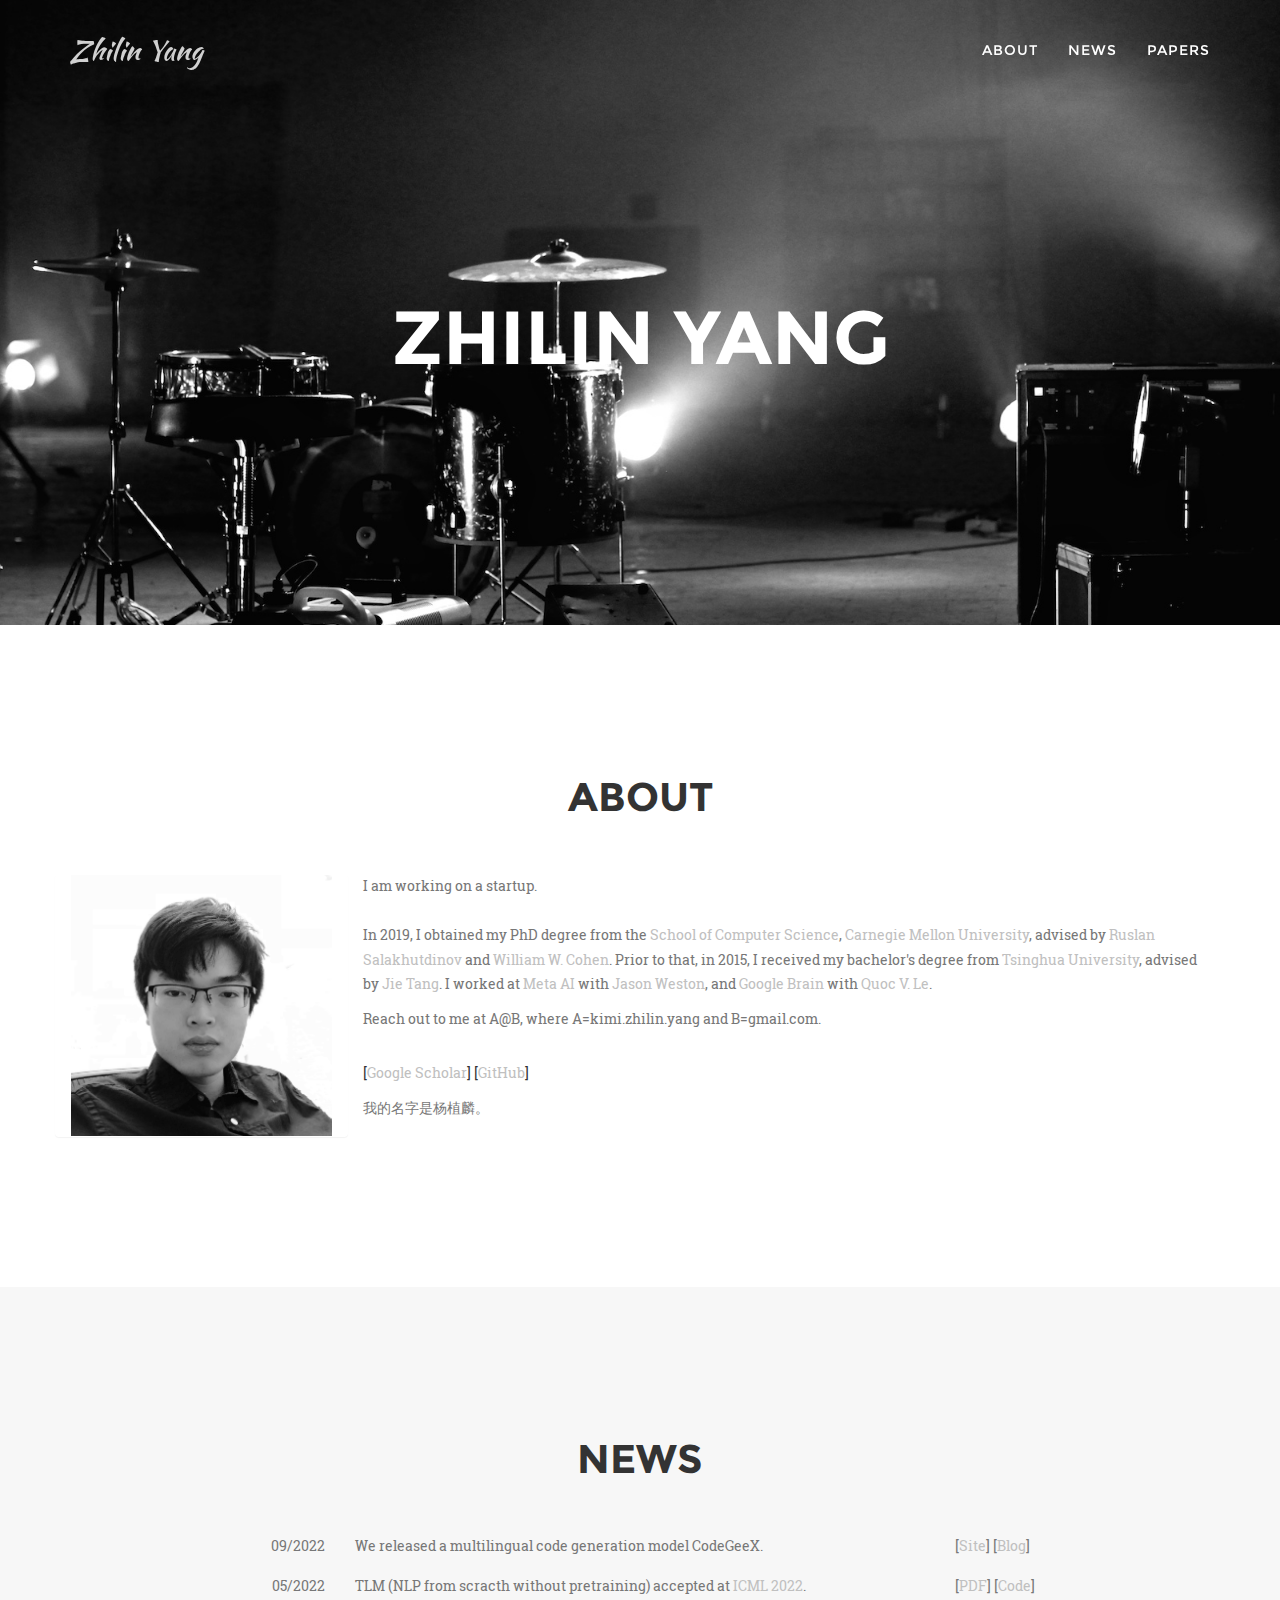
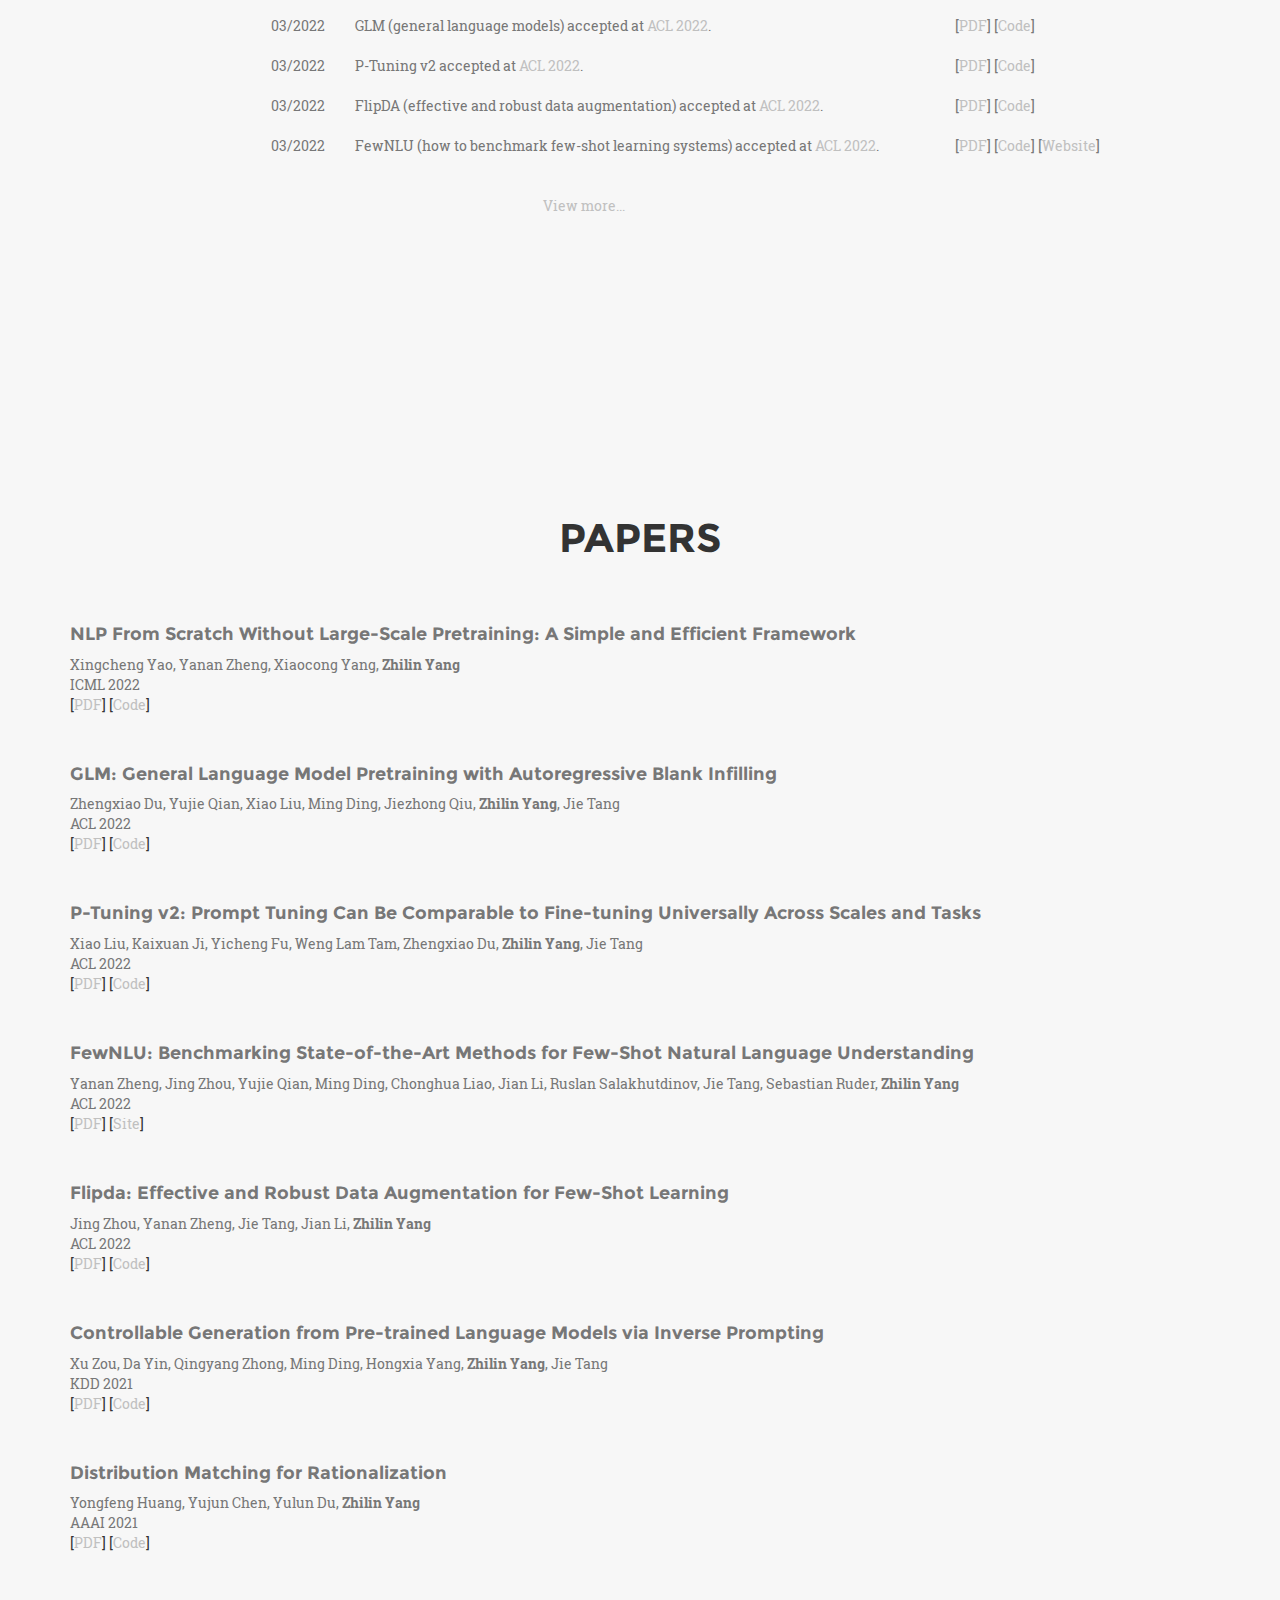
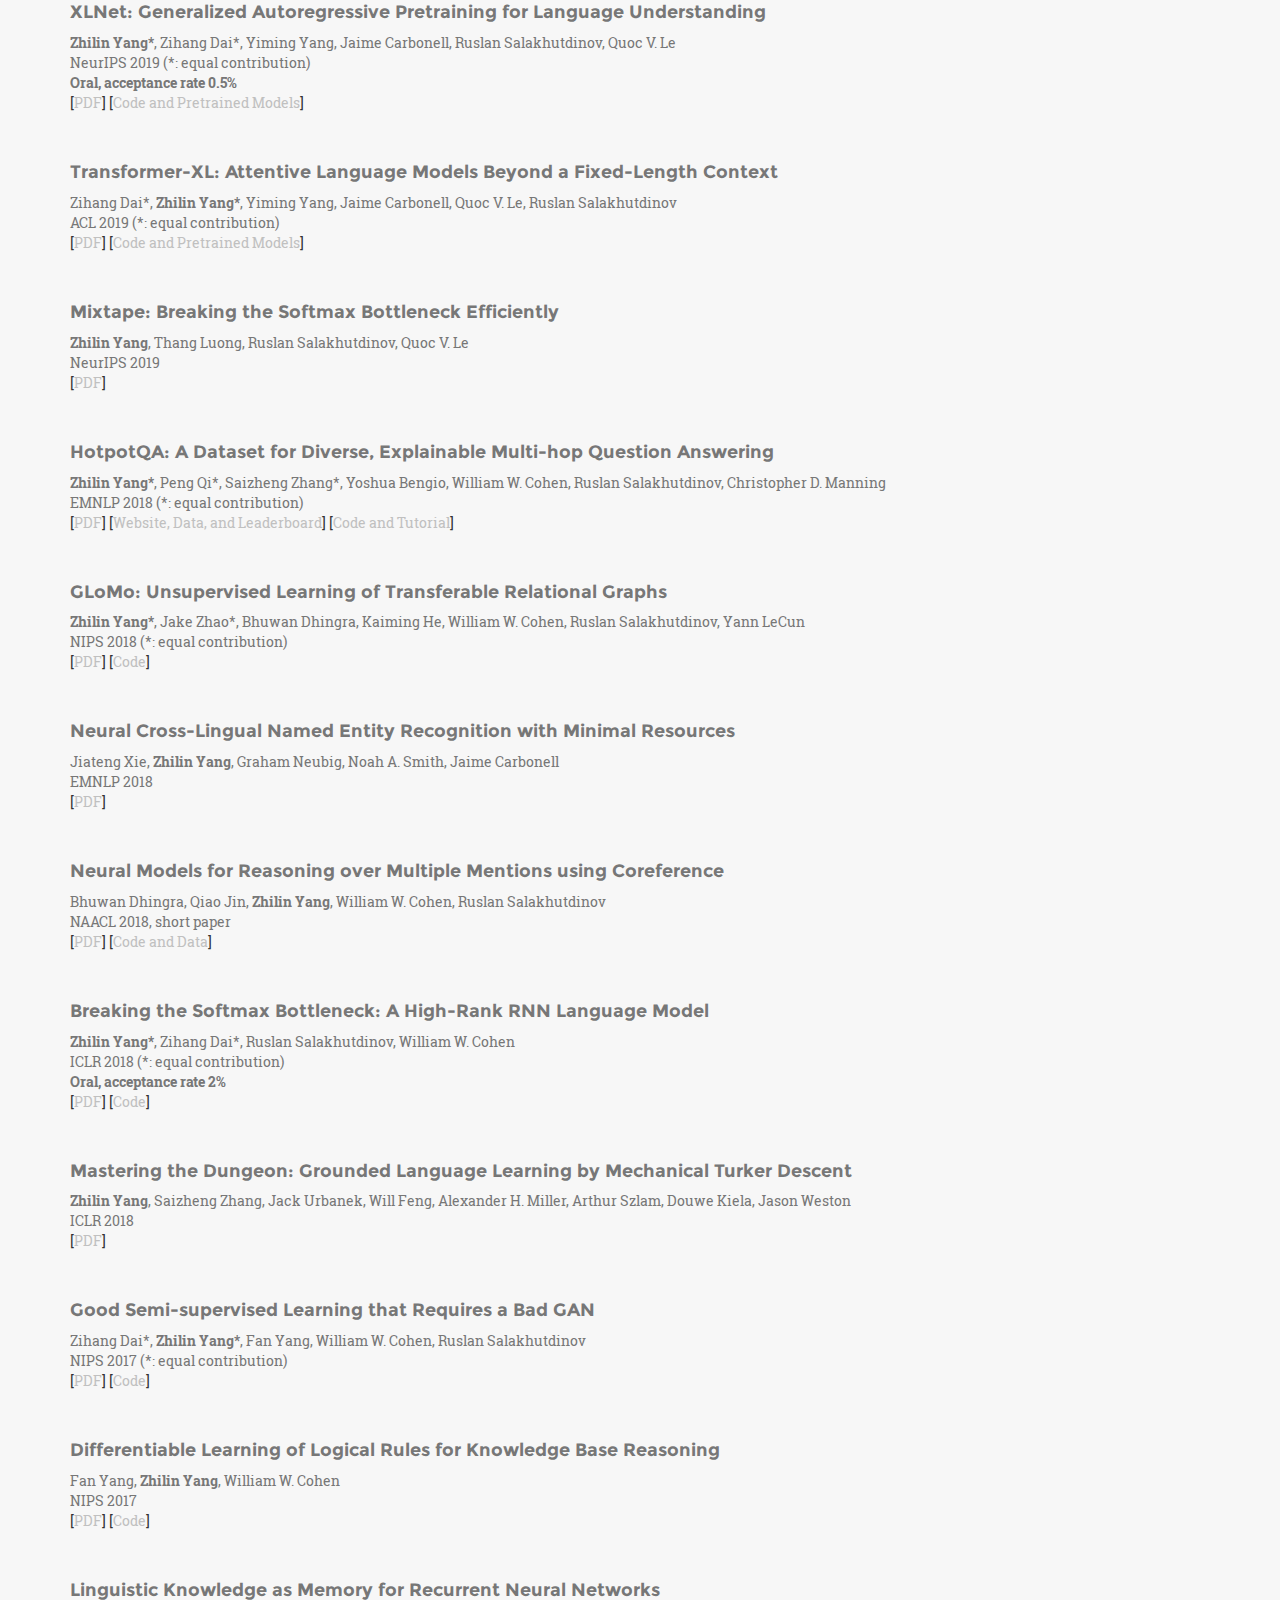
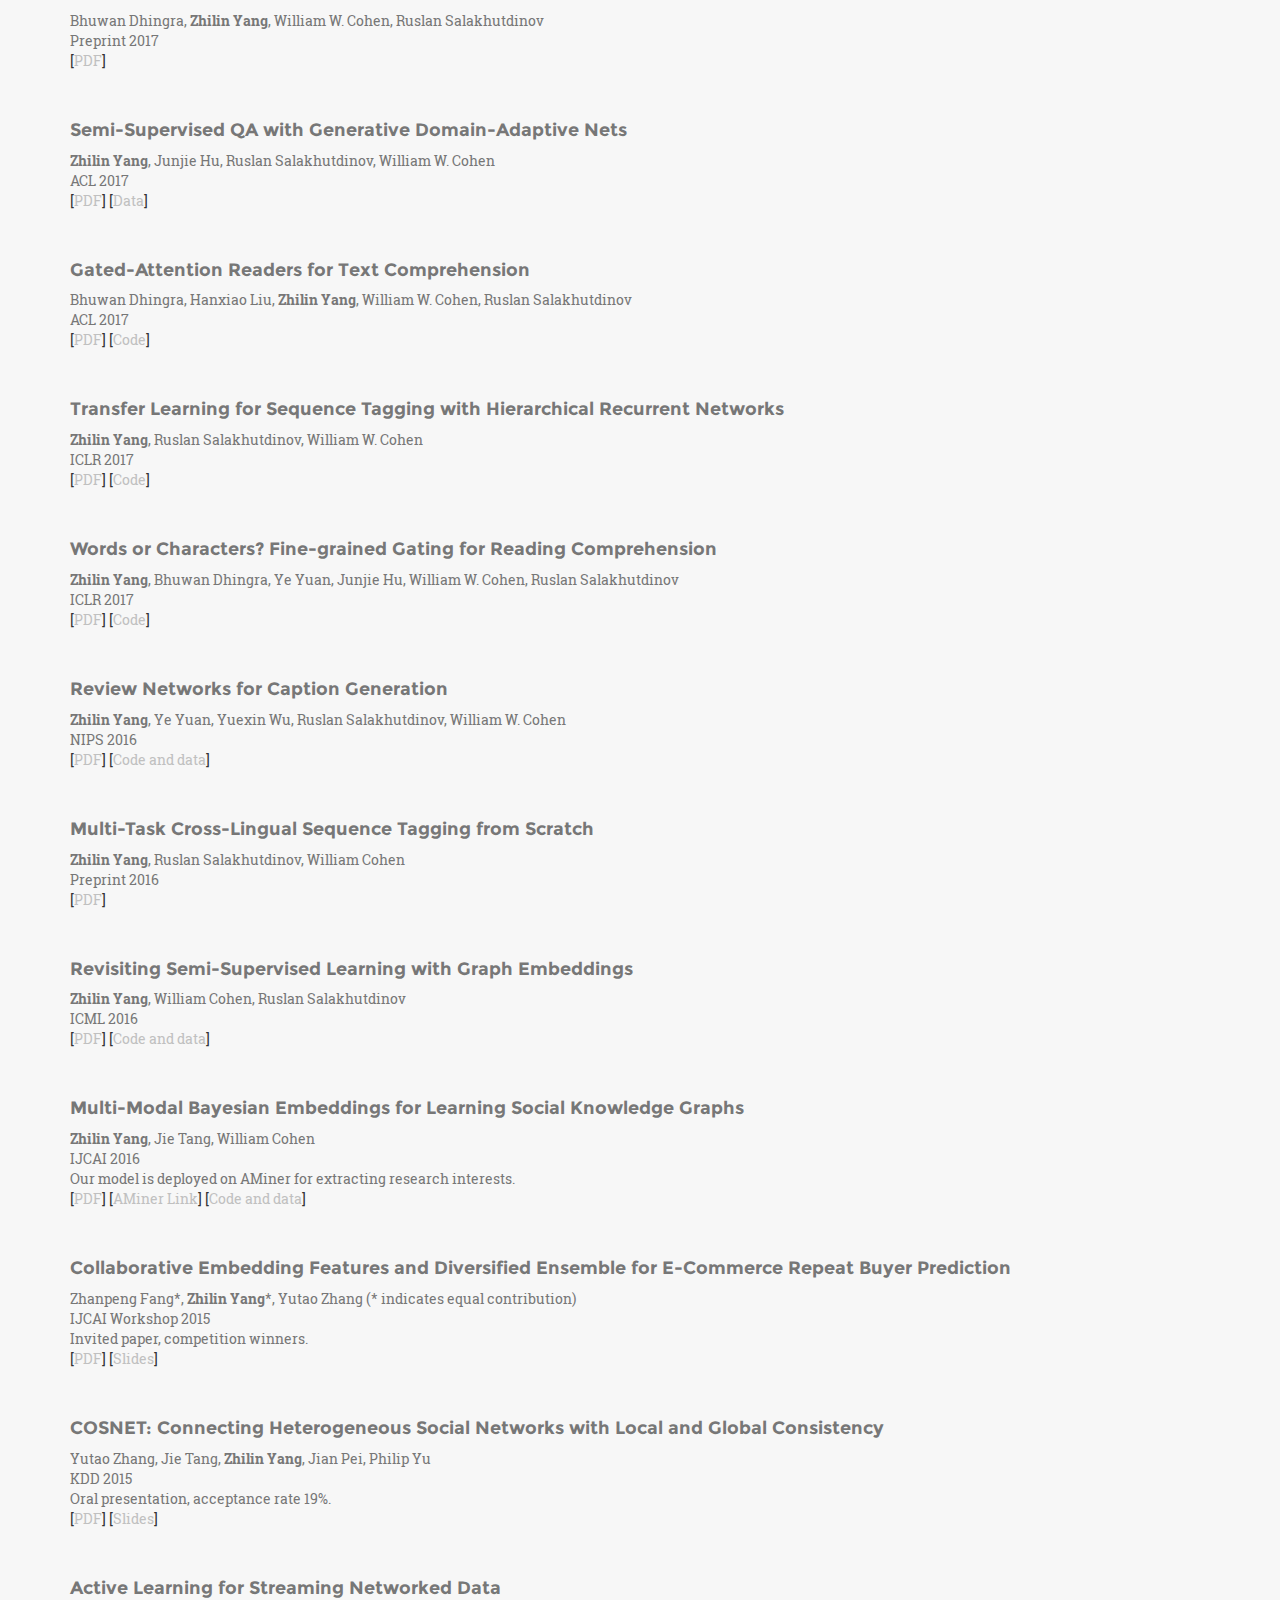
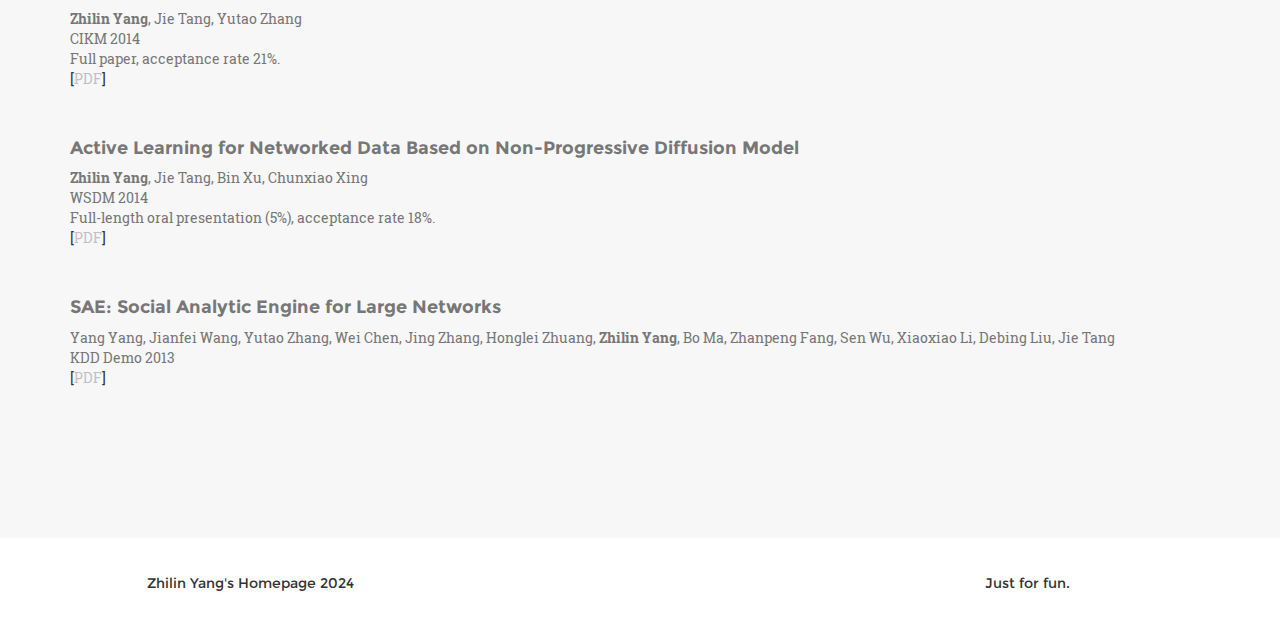
<file: index.html>
<!DOCTYPE html>
<html lang="en">

<head>

    <meta charset="utf-8">
    <meta http-equiv="X-UA-Compatible" content="IE=edge">
    <meta name="viewport" content="width=device-width, initial-scale=1">
    <meta name="description" content="Zhilin Yang, a PhD student at the school of computer science, Carnegie Mellon University.">
    <meta name="author" content="Zhilin Yang">
    <meta name="keywords" content="Zhilin Yang, Tsinghua, CMU, Carnegie Mellon, Deep Learning, Machine Learning, Natural Language Processing, 杨植麟">

    <title>Zhilin Yang</title>

    <!-- Bootstrap Core CSS -->
    <link href="css/bootstrap.min.css" rel="stylesheet">

    <!-- Custom CSS -->
    <link href="css/agency.css" rel="stylesheet">

    <!-- Custom Fonts -->
    <link href="font-awesome-4.1.0/css/font-awesome.min.css" rel="stylesheet" type="text/css">
    <!--link href="http://fonts.googleapis.com/css?family=Montserrat:400,700" rel="stylesheet" type="text/css"-->
    <link href="css/font-1.css" rel="stylesheet" type="text/css">
    <!--link href='http://fonts.googleapis.com/css?family=Kaushan+Script' rel='stylesheet' type='text/css'-->
    <!--link href='http://fonts.googleapis.com/css?family=Droid+Serif:400,700,400italic,700italic' rel='stylesheet' type='text/css'-->
    <!--link href='http://fonts.googleapis.com/css?family=Roboto+Slab:400,100,300,700' rel='stylesheet' type='text/css'-->

    <!-- HTML5 Shim and Respond.js IE8 support of HTML5 elements and media queries -->
    <!-- WARNING: Respond.js doesn't work if you view the page via file:// -->
    <!--[if lt IE 9]>
        <script src="https://oss.maxcdn.com/libs/html5shiv/3.7.0/html5shiv.js"></script>
        <script src="https://oss.maxcdn.com/libs/respond.js/1.4.2/respond.min.js"></script>
    <![endif]-->

</head>

<body id="page-top" class="index">

    <!-- Navigation -->
    <nav class="navbar navbar-default navbar-fixed-top">
        <div class="container">
            <!-- Brand and toggle get grouped for better mobile display -->
            <div class="navbar-header page-scroll">
                <button type="button" class="navbar-toggle" data-toggle="collapse" data-target="#bs-example-navbar-collapse-1">
                    <span class="sr-only">Toggle navigation</span>
                    <span class="icon-bar"></span>
                    <span class="icon-bar"></span>
                    <span class="icon-bar"></span>
                </button>
                <a class="navbar-brand page-scroll" href="#page-top">Zhilin Yang</a>
            </div>

            <!-- Collect the nav links, forms, and other content for toggling -->
            <div class="collapse navbar-collapse" id="bs-example-navbar-collapse-1">
                <ul class="nav navbar-nav navbar-right">
                    <li class="hidden">
                        <a target="_blank" href="#page-top"></a>
                    </li>
                    <li>
                        <a class="page-scroll" href="#about">About</a>
                    </li>
                    <li>
                        <a class="page-scroll" href="#news">News</a>
                    </li>
                    <!-- <li>
                    <a class="page-scroll" href="#education">Bio</a>
                    </li> -->
                    <li>
                        <a class="page-scroll" href="#pub">Papers</a>
                    </li>
                    <!--li>
                        <a class="page-scroll" href="#contact">Contact</a>
                    </li-->
                </ul>
            </div>
            <!-- /.navbar-collapse -->
        </div>
        <!-- /.container-fluid -->
    </nav>

    <!-- Header -->
    <header>
        <div class="container">
            <div class="intro-text">
                <!-- div class="intro-lead-in">"I am very deep."</div -->
                <div class="intro-heading">Zhilin Yang</div>
                <!-- <a target="_blank" href="./papers/cv.pdf" class="page-scroll btn btn-xl">My Resume</a> -->
            </div>
        </div>
    </header>

    <section id="about">
        <div class="container">
            <div class="row">
                <div class="col-lg-12 text-center">
                    <h2 class="section-heading">About</h2>
                    <br> <br>
                </div>
                <div class="col-md-3 panel">
                    <img src="./img/profilepic4.jpg" width="100%">
                    <!-- <img src="./img/profilepic.jpg" width="100%" class="front card"> -->
                    <!-- <img src="./img/IMG_0517_4.png" width="100%" class="back card text-center"> -->
                </div>
                <div class="col-md-9">
                    <p class="text-muted">I am working on a startup.

                    <br> <br> In 2019, I obtained my PhD degree from the <a target="_blank" href="https://www.scs.cmu.edu/"> School of Computer Science</a>, <a target="_blank" href="http://www.cmu.edu/"> Carnegie Mellon University</a>, advised by <a target="_blank" href="http://www.cs.toronto.edu/~rsalakhu/">Ruslan Salakhutdinov</a> and <a target="_blank" href="http://www.cs.cmu.edu/~wcohen/">William W. Cohen</a>. Prior to that, in 2015, I received my bachelor's degree from <a target="_blank" href="http://www.tsinghua.edu.cn/publish/newthuen/">Tsinghua University</a>, advised by <a target="_blank" href="http://keg.cs.tsinghua.edu.cn/jietang/">Jie Tang</a>.
                    I worked at <a target="_blank" href="https://ai.facebook.com/">Meta AI</a> with <a target="_blank" href="http://www.thespermwhale.com/jaseweston/">Jason Weston</a>, and <a target="_blank" href="https://ai.google/research/teams/brain">Google Brain</a> with <a target="_blank" href="https://ai.google/research/people/QuocLe">Quoc V. Le</a>.
                    
                    <!-- <br><br> I am a <a target="_blank" href="https://www.forbes.com/profile/yang-zhilin/?sh=47907e2518b7">Forbes Asia 30 Under 30 awardee</a>, an <a target="_blank" href="https://research.nvidia.com/grad_fellowship/2018">Nvidia Fellow</a>, a <a target="_blank" href="http://www.siebelscholars.com/news/welcome-class-2019-siebel-scholars">Siebel Scholar</a>, and a BAAI Young Scientist. My projects received the Nvidia Pioneering Research Award, the Facebook ParlAI Research Award, and the Yunfa Award at the World AI Conference. -->

                    <!-- <br> <br> Among my papers, my favorite ones as of Sept 2019 are <a target="_blank" href="https://arxiv.org/abs/1906.08237">XLNet</a>, <a target="_blank" href="https://arxiv.org/abs/1901.02860">Transformer-XL</a>, and <a target="_blank" href="https://arxiv.org/abs/1809.09600">HotpotQA</a>.
                    </p>

                    <br>
 -->
                    <!-- <p class="text-muted"><b>Prospective undergrad/graduate interns:</b> Our group at Tsinghua University is actively taking undergrad and graduate research interns. Feel free to send me emails for inquiries.</p>

                    <p class="text-muted"><b>Prospective PhDs:</b> For PhD admission, I usually take top undergrad students from the <a target="_blank" href="https://admission.iiis.tsinghua.edu.cn/">IIIS summer camp</a> held in June/July each year. If you are an undergrad interested in doing a PhD with me, please apply to the summer camp in your 3rd year. Statistically, undergraduates who have worked with me for at least 4 months have a higher chance of being accepted as my PhD student.</p>

                    <p class="text-muted"><b>Prospective master's:</b> Unfortunately, I am not taking master's students.</p>

                    <p class="text-muted"><b>Reference letters:</b> I write reference letters for students who have worked with me for at least 4 months.</p> -->

                    <p class="text-muted">Reach out to me at A@B, where A=kimi.zhilin.yang and B=gmail.com.</p>

                    <br>

                    <p>[<a target="_blank" href="https://scholar.google.com/citations?user=7qXxyJkAAAAJ&hl=en">Google Scholar</a>] [<a target="_blank" href="https://github.com/kimiyoung">GitHub</a>]</p>

                    <p class="text-muted">我的名字是杨植麟。</p>
                </div>
            </div>
        </div>
    </section>

    <section id="news" class="bg-light-gray">
        <div class="container">
            <div class="row">
                <div class="col-lg-12 text-center">
                    <h2 class="section-heading">News</h2>
                    <br> <br>
                </div>

                <div class="row">
                    <div class="col-md-3 text-muted text-right">09/2022</div>
                    <div class="col-md-6 text-muted">We released a multilingual code generation model CodeGeeX.</div>
                    <div class="col-md-3 text-muted">[<a target="_blank" href="https://models.aminer.cn/codegeex/">Site</a>] [<a target="_blank" href="https://keg.cs.tsinghua.edu.cn/codegeex/">Blog</a>]</div>
                </div>

                <br>

                <div class="row">
                    <div class="col-md-3 text-muted text-right">05/2022</div>
                    <div class="col-md-6 text-muted">TLM (NLP from scracth without pretraining) accepted at <a target="_blank" href="https://icml.cc/Conferences/2022">ICML 2022</a>.</div>
                    <div class="col-md-3 text-muted">[<a target="_blank" href="https://arxiv.org/abs/2111.04130">PDF</a>] [<a target="_blank" href="https://github.com/yaoxingcheng/TLM">Code</a>]</div>
                </div>

                <br>

                <div class="row">
                    <div class="col-md-3 text-muted text-right">03/2022</div>
                    <div class="col-md-6 text-muted">GLM (general language models) accepted at <a target="_blank" href="https://www.2022.aclweb.org/">ACL 2022</a>.</div>
                    <div class="col-md-3 text-muted">[<a target="_blank" href="https://arxiv.org/abs/2103.10360">PDF</a>] [<a target="_blank" href="https://github.com/THUDM/GLM">Code</a>]</div>
                </div>

                <br>

                <div class="row">
                    <div class="col-md-3 text-muted text-right">03/2022</div>
                    <div class="col-md-6 text-muted">P-Tuning v2 accepted at <a target="_blank" href="https://www.2022.aclweb.org/">ACL 2022</a>.</div>
                    <div class="col-md-3 text-muted">[<a target="_blank" href="https://arxiv.org/abs/2110.07602">PDF</a>] [<a target="_blank" href="https://github.com/THUDM/P-tuning-v2">Code</a>]</div>
                </div>

                <br>

                <div class="row">
                    <div class="col-md-3 text-muted text-right">03/2022</div>
                    <div class="col-md-6 text-muted">FlipDA (effective and robust data augmentation) accepted at <a target="_blank" href="https://www.2022.aclweb.org/">ACL 2022</a>.</div>
                    <div class="col-md-3 text-muted">[<a target="_blank" href="https://arxiv.org/abs/2108.06332">PDF</a>] [<a target="_blank" href="https://github.com/zhouj8553/FlipDA">Code</a>]</div>
                </div>

                <br>

                <div class="row">
                    <div class="col-md-3 text-muted text-right">03/2022</div>
                    <div class="col-md-6 text-muted">FewNLU (how to benchmark few-shot learning systems) accepted at <a target="_blank" href="https://www.2022.aclweb.org/">ACL 2022</a>.</div>
                    <div class="col-md-3 text-muted">[<a target="_blank" href="https://arxiv.org/abs/2109.12742">PDF</a>] [<a target="_blank" href="https://github.com/THUDM/FewNLU">Code</a>] [<a target="_blank" href="https://fewnlu.github.io/">Website</a>]</div>
                </div>

                <br> <br>

                <div class="row">
                    <div class="col-md-6 text-muted text-right"><a target="_blank" href="archive.html">View more...</a></div>
                </div>

                <!--
                <div class="row">
                    <div class="col-md-3 text-muted text-right">06/25/2015</div>
                    <div class="col-md-6 text-muted"><b>1st place</b>, best undergraduate thesis award, Dept. Computer Science, Tsinghua University</div>
                    <div class="col-md-3 text-muted"> [<a class="page-scroll2" href="#knowledge">Paper & Slides</a>]</div>
                </div>

                <br>
                <div class="row">
                    <div class="col-md-3 text-muted text-right">06/21/2015</div>
                    <div class="col-md-6 text-muted"><b>3rd place</b>, <a target="_blank" href="http://ijcai-15.org/index.php/repeat-buyers-prediction-competition">IJCAI 2015 Repeat Buyer Prediction Competition</a>, Stage 2</div>
                    <div class="col-md-3 text-muted"> [<a class="page-scroll2" href="#ijcai">Paper & Slides</a>]</div>
                </div>

                <br>
                <div class="row">
                    <div class="col-md-3 text-muted text-right">05/15/2015</div>
                    <div class="col-md-6 text-muted"><b>2nd place</b>, <a target="_blank" href="http://ijcai-15.org/index.php/repeat-buyers-prediction-competition">IJCAI 2015 Repeat Buyer Prediction Competition</a>, Stage 1</div>
                    <div class="col-md-3 text-muted">[<a class="page-scroll2" href="#ijcai">Paper & Slides</a>]</div>
                </div>

                <br>
                <div class="row">
                    <div class="col-md-3 text-muted text-right">05/13/2015</div>
                    <div class="col-md-6 text-muted">Paper accepted by <a target="_blank" href="http://www.kdd.org/kdd2015/"> KDD 2015 </a></div>
                    <div class="col-md-3 text-muted">[<a class="page-scroll2" href="#kdd">Paper & Slides</a>]</div>
                </div>
                -->
            </div>
        </div>
    </section>

   <!--  <section id="education" >
        <div class="container">
            <div class="row">
                <div class="col-lg-12 text-center">
                    <h2 class="section-heading">Bio</h2>
                    <br> <br>
                </div>
            </div>

            <div class="row">
                <div class="col-lg-12">
                    <h2 class="section-subheading text-muted">Tsinghua University</h2>
                </div>
                <div class="col-md-12">
                    <p class="text-muted">Assistant Professor, 2021 till now</p>
                </div>
            </div>

            <br /> <br />

            <div class="row">
                <div class="col-lg-12">
                    <h2 class="section-subheading text-muted">Recurrent AI</h2>
                </div>
                <div class="col-md-12">
                    <p class="text-muted">Cofounder, 2016 till now</p>
                </div>
            </div>

            <br /> <br />

            <div class="row">
                <div class="col-lg-12">
                    <h2 class="section-subheading text-muted">Carnegie Mellon University</h2>
                </div>
                <div class="col-md-12">
                    <p class="text-muted">PhD, Computer Science, 2015-2019</p>
                    <p class="text-muted">Advisors: <a target="_blank" href="https://www.cs.cmu.edu/~rsalakhu/">Ruslan Salakhutdinov</a>, <a target="_blank" href="https://www.cs.cmu.edu/~wcohen/">William W. Cohen</a></p>
                </div>
            </div>

            <br /> <br />

            <div class="row">
                <div class="col-lg-12">
                    <h2 class="section-subheading text-muted">Tsinghua University</h2>
                </div>
                <div class="col-md-12">
                    <p class="text-muted">BE, Computer Science, 2011-2015</p>
                    <p class="text-muted">Major GPA <b>96.8/100</b>, Overall GPA <b>94.2/100</b>, ranked <b>No.1</b> among 124 students in the computer science department.</p>
                    <p class="text-muted"><b>1st place</b>, best undergraduate thesis, computer science department</p>
                    <p class="text-muted">Advisor: <a target="_blank" href="http://keg.cs.tsinghua.edu.cn/jietang/">Jie Tang</a></p>
                </div>
            </div>

            <br>

        </div>
    </section> -->


    <!-- <div class="row">
                <div class="col-lg-12">
                    <h4 class="text-muted">Programming</h4>
                </div>
            </div>
            <div class="row">
                <div class="col-md-6 text-muted">Foundation of Object-Oriented Programming</div>
                <div class="col-md-6 text-muted">100/100</div>
            </div>
            <div class="row">
                <div class="col-md-6 text-muted">Programming and Training</div>
                <div class="col-md-6 text-muted">100/100</div>
            </div>
            <div class="row">
                <div class="col-md-6 text-muted">Fundamentals of Programming</div>
                <div class="col-md-6 text-muted">100/100</div>
            </div>
            <div class="row">
                <div class="col-md-6 text-muted">Java Program Design and Training</div>
                <div class="col-md-6 text-muted">100/100</div>
            </div>
            <div class="row">
                <div class="col-md-6 text-muted">Service Oriented Software Design and Development</div>
                <div class="col-md-6 text-muted">100/100</div>
            </div>

            <p></p>
            <p></p>
            <div class="row">
                <div class="col-lg-12">
                    <h4 class="text-muted">Mathematics</h4>
                </div>
            </div>
            <div class="row">
                <div class="col-md-6 text-muted">Calculus (1)</div>
                <div class="col-md-6 text-muted">96/100</div>
            </div>
            <div class="row">
                <div class="col-md-6 text-muted">Linear Algebra (1)</div>
                <div class="col-md-6 text-muted">98/100</div>
            </div>
            <div class="row">
                <div class="col-md-6 text-muted">Calculus (2)</div>
                <div class="col-md-6 text-muted">99/100</div>
            </div>
            <div class="row">
                <div class="col-md-6 text-muted">Linear Algebra (2)</div>
                <div class="col-md-6 text-muted">97/100</div>
            </div>
            <div class="row">
                <div class="col-md-6 text-muted">Discrete Mathematics</div>
                <div class="col-md-6 text-muted">96/100</div>
            </div>
            <div class="row">
                <div class="col-md-6 text-muted">Elementary Number Theory</div>
                <div class="col-md-6 text-muted">99/100</div>
            </div>
            <div class="row">
                <div class="col-md-6 text-muted">Probability and Statistics</div>
                <div class="col-md-6 text-muted">100/100</div>
            </div>
            <div class="row">
                <div class="col-md-6 text-muted">Numerical Analysis</div>
                <div class="col-md-6 text-muted">97/100</div>
            </div>

            <p></p>
            <p></p>
            <div class="row">
                <div class="col-lg-12">
                    <h4 class="text-muted">Artificial Intelligence</h4>
                </div>
            </div>
            <div class="row">
                <div class="col-md-6 text-muted">Introduction to Artificial Intelligence</div>
                <div class="col-md-6 text-muted">98/100</div>
            </div>
            <div class="row">
                <div class="col-md-6 text-muted">Principles of Signal Processing</div>
                <div class="col-md-6 text-muted">100/100</div>
            </div>
            <div class="row">
                <div class="col-md-6 text-muted">Artificial Neural Networks</div>
                <div class="col-md-6 text-muted">96/100 (ranked No.1 in class)</div>
            </div>
            <div class="row">
                <div class="col-md-6 text-muted">Pattern Recognition</div>
                <div class="col-md-6 text-muted">92/100 (ranked No.1 in class)</div>
            </div>
            <div class="row">
                <div class="col-md-6 text-muted">Introduction to Machine Learning</div>
                <div class="col-md-6 text-muted">99/100 (ranked No.1 in class)</div>
            </div>

            <p></p>
            <p></p>
            <div class="row">
                <div class="col-lg-12">
                    <h4 class="text-muted">Computer Systems</h4>
                </div>
            </div>
            <div class="row">
                <div class="col-md-6 text-muted">Computer Organization</div>
                <div class="col-md-6 text-muted">100/100</div>
            </div>
            <div class="row">
                <div class="col-md-6 text-muted">Principles and Techniques of Compilers</div>
                <div class="col-md-6 text-muted">100/100</div>
            </div> -->

            <!-- <br><br>

            <div class="row">
                <div class="col-lg-12">
                    <h2 class="section-subheading text-muted">Stanford University</h2>
                </div>
                <div class="col-md-12">
                    <p class="text-muted">Undergraduate Visiting Researcher (UGVR) Program, 06/2014-08/2014</p>
                    <p class="text-muted">Summer research on health care data mining.</p>
                </div>
            </div> -->

    <section id="pub" class="bg-light-gray">
        <div class="container">
            <div class="row">
                <div class="col-lg-12 text-center">
                    <h2 class="section-heading">Papers</h2>
                    <br> <br>
                </div>
            </div>

            <div class="row" id="seq">
                <div class="col-lg-12">
                    <h4 class="text-muted">NLP From Scratch Without Large-Scale Pretraining: A Simple and Efficient Framework</h4>
                </div>
                <div class="col-md-12 text-muted">
                    Xingcheng Yao, Yanan Zheng, Xiaocong Yang, <b>Zhilin Yang</b>
                </div>
                <div class="col-md-12 text-muted">
                    ICML 2022
                </div>
                <div class="col-md-12">
                    [<a target="_blank" href="https://proceedings.mlr.press/v162/yao22c.html">PDF</a>] [<a target="_blank" href="https://github.com/yaoxingcheng/TLM">Code</a>]
                </div>
            </div>

            <br> <br>

            <div class="row" id="seq">
                <div class="col-lg-12">
                    <h4 class="text-muted">GLM: General Language Model Pretraining with Autoregressive Blank Infilling</h4>
                </div>
                <div class="col-md-12 text-muted">
                    Zhengxiao Du, Yujie Qian, Xiao Liu, Ming Ding, Jiezhong Qiu, <b>Zhilin Yang</b>, Jie Tang
                </div>
                <div class="col-md-12 text-muted">
                    ACL 2022
                </div>
                <div class="col-md-12">
                    [<a target="_blank" href="https://aclanthology.org/2022.acl-long.26/">PDF</a>] [<a target="_blank" href="https://github.com/THUDM/GLM">Code</a>]
                </div>
            </div>

            <br> <br>

            <div class="row" id="seq">
                <div class="col-lg-12">
                    <h4 class="text-muted">P-Tuning v2: Prompt Tuning Can Be Comparable to Fine-tuning Universally Across Scales and Tasks</h4>
                </div>
                <div class="col-md-12 text-muted">
                    Xiao Liu, Kaixuan Ji, Yicheng Fu, Weng Lam Tam, Zhengxiao Du, <b>Zhilin Yang</b>, Jie Tang
                </div>
                <div class="col-md-12 text-muted">
                    ACL 2022
                </div>
                <div class="col-md-12">
                    [<a target="_blank" href="https://arxiv.org/abs/2110.07602">PDF</a>] [<a target="_blank" href="https://github.com/THUDM/P-tuning-v2">Code</a>]
                </div>
            </div>

            <br> <br>

            <div class="row" id="seq">
                <div class="col-lg-12">
                    <h4 class="text-muted">FewNLU: Benchmarking State-of-the-Art Methods for Few-Shot Natural Language Understanding</h4>
                </div>
                <div class="col-md-12 text-muted">
                    Yanan Zheng, Jing Zhou, Yujie Qian, Ming Ding, Chonghua Liao, Jian Li, Ruslan Salakhutdinov, Jie Tang, Sebastian Ruder, <b>Zhilin Yang</b>
                </div>
                <div class="col-md-12 text-muted">
                    ACL 2022
                </div>
                <div class="col-md-12">
                    [<a target="_blank" href="https://arxiv.org/abs/2109.12742">PDF</a>] [<a target="_blank" href="https://fewnlu.github.io/">Site</a>]
                </div>
            </div>

            <br> <br>

            <div class="row" id="seq">
                <div class="col-lg-12">
                    <h4 class="text-muted">Flipda: Effective and Robust Data Augmentation for Few-Shot Learning</h4>
                </div>
                <div class="col-md-12 text-muted">
                    Jing Zhou, Yanan Zheng, Jie Tang, Jian Li, <b>Zhilin Yang</b>
                </div>
                <div class="col-md-12 text-muted">
                    ACL 2022
                </div>
                <div class="col-md-12">
                    [<a target="_blank" href="https://arxiv.org/abs/2108.06332">PDF</a>] [<a target="_blank" href="https://github.com/zhouj8553/FlipDA">Code</a>]
                </div>
            </div>

            <br> <br>

            <div class="row" id="seq">
                <div class="col-lg-12">
                    <h4 class="text-muted">Controllable Generation from Pre-trained Language Models via Inverse Prompting</h4>
                </div>
                <div class="col-md-12 text-muted">
                    Xu Zou, Da Yin, Qingyang Zhong, Ming Ding, Hongxia Yang, <b>Zhilin Yang</b>, Jie Tang
                </div>
                <div class="col-md-12 text-muted">
                    KDD 2021
                </div>
                <div class="col-md-12">
                    [<a target="_blank" href="https://arxiv.org/abs/2103.10685">PDF</a>] [<a target="_blank" href="https://github.com/THUDM/iPrompt">Code</a>]
                </div>
            </div>

            <br> <br>

            <div class="row" id="seq">
                <div class="col-lg-12">
                    <h4 class="text-muted">Distribution Matching for Rationalization</h4>
                </div>
                <div class="col-md-12 text-muted">
                    Yongfeng Huang, Yujun Chen, Yulun Du, <b>Zhilin Yang</b>
                </div>
                <div class="col-md-12 text-muted">
                    AAAI 2021
                </div>
                <div class="col-md-12">
                    [<a target="_blank" href="https://ojs.aaai.org/index.php/AAAI/article/view/17547">PDF</a>] [<a target="_blank" href="https://github.com/kochsnow/distribution-matching-rationality">Code</a>]
                </div>
            </div>

            <br> <br>

            <div class="row" id="seq">
                <div class="col-lg-12">
                    <h4 class="text-muted">XLNet: Generalized Autoregressive Pretraining for Language Understanding</h4>
                </div>
                <div class="col-md-12 text-muted">
                    <b>Zhilin Yang*</b>, Zihang Dai*, Yiming Yang, Jaime Carbonell, Ruslan Salakhutdinov, Quoc V. Le
                </div>
                <div class="col-md-12 text-muted">
                    NeurIPS 2019  (*: equal contribution)
                </div>
                <div class="col-md-12 text-muted">
                    <b>Oral, acceptance rate 0.5%</b>
                </div>
                <div class="col-md-12">
                    [<a target="_blank" href="https://arxiv.org/abs/1906.08237">PDF</a>] [<a target="_blank" href="https://github.com/zihangdai/xlnet">Code and Pretrained Models</a>]
                </div>
            </div>

            <br> <br>

            <div class="row" id="seq">
                <div class="col-lg-12">
                    <h4 class="text-muted">Transformer-XL: Attentive Language Models Beyond a Fixed-Length Context</h4>
                </div>
                <div class="col-md-12 text-muted">
                    Zihang Dai*, <b>Zhilin Yang*</b>, Yiming Yang, Jaime Carbonell, Quoc V. Le, Ruslan Salakhutdinov
                </div>
                <div class="col-md-12 text-muted">
                    ACL 2019 (*: equal contribution)
                </div>
                <div class="col-md-12">
                    [<a target="_blank" href="https://arxiv.org/abs/1901.02860">PDF</a>] [<a target="_blank" href="https://github.com/kimiyoung/transformer-xl">Code and Pretrained Models</a>]
                </div>
            </div>

            <br> <br>

            <div class="row" id="seq">
                <div class="col-lg-12">
                    <h4 class="text-muted">Mixtape: Breaking the Softmax Bottleneck Efficiently</h4>
                </div>
                <div class="col-md-12 text-muted">
                    <b>Zhilin Yang</b>, Thang Luong, Ruslan Salakhutdinov, Quoc V. Le
                </div>
                <div class="col-md-12 text-muted">
                    NeurIPS 2019
                </div>
                <div class="col-md-12">
                    [<a target="_blank" href="https://papers.nips.cc/paper/2019/hash/512fc3c5227f637e41437c999a2d3169-Abstract.html">PDF</a>]
                </div>
            </div>

            <br> <br>

            <div class="row" id="seq">
                <div class="col-lg-12">
                    <h4 class="text-muted">HotpotQA: A Dataset for Diverse, Explainable Multi-hop Question Answering</h4>
                </div>
                <div class="col-md-12 text-muted">
                    <b>Zhilin Yang*</b>, Peng Qi*, Saizheng Zhang*, Yoshua Bengio, William W. Cohen, Ruslan Salakhutdinov, Christopher D. Manning
                </div>
                <div class="col-md-12 text-muted">
                    EMNLP 2018 (*: equal contribution)
                </div>
                <div class="col-md-12">
                    [<a target="_blank" href="https://arxiv.org/abs/1809.09600">PDF</a>] [<a target="_blank" href="https://hotpotqa.github.io/">Website, Data, and Leaderboard</a>] [<a target="_blank" href="https://github.com/hotpotqa/hotpot">Code and Tutorial</a>]
                </div>
            </div>

            <br> <br>

            <div class="row" id="seq">
                <div class="col-lg-12">
                    <h4 class="text-muted">GLoMo: Unsupervised Learning of Transferable Relational Graphs</h4>
                </div>
                <div class="col-md-12 text-muted">
                    <b>Zhilin Yang*</b>, Jake Zhao*, Bhuwan Dhingra, Kaiming He, William W. Cohen, Ruslan Salakhutdinov, Yann LeCun
                </div>
                <div class="col-md-12 text-muted">
                    NIPS 2018 (*: equal contribution)
                </div>
                <div class="col-md-12">
                    [<a target="_blank" href="https://papers.nips.cc/paper/8110-glomo-unsupervised-learning-of-transferable-relational-graphs">PDF</a>] [<a target="_blank" href="https://github.com/kimiyoung/glomo">Code</a>]
                </div>
            </div>

            <br> <br>

            <div class="row" id="seq">
                <div class="col-lg-12">
                    <h4 class="text-muted">Neural Cross-Lingual Named Entity Recognition with Minimal Resources</h4>
                </div>
                <div class="col-md-12 text-muted">
                    Jiateng Xie, <b>Zhilin Yang</b>, Graham Neubig, Noah A. Smith, Jaime Carbonell
                </div>
                <div class="col-md-12 text-muted">
                    EMNLP 2018
                </div>
                <div class="col-md-12">
                    [<a target="_blank" href="https://arxiv.org/abs/1808.09861">PDF</a>]
                </div>
            </div>

            <br> <br>

            <div class="row" id="seq">
                <div class="col-lg-12">
                    <h4 class="text-muted">Neural Models for Reasoning over Multiple Mentions using Coreference</h4>
                </div>
                <div class="col-md-12 text-muted">
                    Bhuwan Dhingra, Qiao Jin, <b>Zhilin Yang</b>, William W. Cohen, Ruslan Salakhutdinov
                </div>
                <div class="col-md-12 text-muted">
                    NAACL 2018, short paper
                </div>
                <div class="col-md-12">
                    [<a target="_blank" href="https://arxiv.org/abs/1804.05922">PDF</a>] [<a target="_blank" href="https://github.com/bdhingra/coref-gru">Code and Data</a>]
                </div>
            </div>

            <br> <br>

            <div class="row" id="seq">
                <div class="col-lg-12">
                    <h4 class="text-muted">Breaking the Softmax Bottleneck: A High-Rank RNN Language Model</h4>
                </div>
                <div class="col-md-12 text-muted">
                    <b>Zhilin Yang*</b>, Zihang Dai*, Ruslan Salakhutdinov, William W. Cohen
                </div>
                <div class="col-md-12 text-muted">
                    ICLR 2018 (*: equal contribution)
                </div>
                <div class="col-md-12 text-muted">
                    <b>Oral, acceptance rate 2%</b>
                </div>
                <div class="col-md-12">
                    [<a target="_blank" href="https://arxiv.org/abs/1711.03953">PDF</a>] [<a target="_blank" href="https://github.com/zihangdai/mos">Code</a>]
                </div>
            </div>

            <br> <br>

            <div class="row" id="seq">
                <div class="col-lg-12">
                    <h4 class="text-muted">Mastering the Dungeon: Grounded Language Learning by Mechanical Turker Descent</h4>
                </div>
                <div class="col-md-12 text-muted">
                    <b>Zhilin Yang</b>, Saizheng Zhang, Jack Urbanek, Will Feng, Alexander H. Miller, Arthur Szlam, Douwe Kiela, Jason Weston
                </div>
                <div class="col-md-12 text-muted">
                    ICLR 2018
                </div>
                <div class="col-md-12">
                    [<a target="_blank" href="https://arxiv.org/abs/1711.07950">PDF</a>]
                </div>
            </div>

            <br> <br>

            <div class="row" id="seq">
                <div class="col-lg-12">
                    <h4 class="text-muted">Good Semi-supervised Learning that Requires a Bad GAN</h4>
                </div>
                <div class="col-md-12 text-muted">
                    Zihang Dai*, <b>Zhilin Yang*</b>, Fan Yang, William W. Cohen, Ruslan Salakhutdinov
                </div>
                <div class="col-md-12 text-muted">
                    NIPS 2017 (*: equal contribution)
                </div>
                <div class="col-md-12">
                    [<a target="_blank" href="https://arxiv.org/abs/1705.09783">PDF</a>] [<a target="_blank" href="https://github.com/kimiyoung/ssl_bad_gan">Code</a>]
                </div>
            </div>

            <br> <br>

            <div class="row" id="seq">
                <div class="col-lg-12">
                    <h4 class="text-muted">Differentiable Learning of Logical Rules for Knowledge Base Reasoning</h4>
                </div>
                <div class="col-md-12 text-muted">
                    Fan Yang, <b>Zhilin Yang</b>, William W. Cohen
                </div>
                <div class="col-md-12 text-muted">
                    NIPS 2017
                </div>
                <div class="col-md-12">
                    [<a target="_blank" href="https://arxiv.org/abs/1702.08367">PDF</a>] [<a target="_blank" href="https://github.com/fanyangxyz/Neural-LP">Code</a>]
                </div>
            </div>

            <br> <br>

            <div class="row" id="seq">
                <div class="col-lg-12">
                    <h4 class="text-muted">Linguistic Knowledge as Memory for Recurrent Neural Networks</h4>
                </div>
                <div class="col-md-12 text-muted">
                    Bhuwan Dhingra, <b>Zhilin Yang</b>, William W. Cohen, Ruslan Salakhutdinov
                </div>
                <div class="col-md-12 text-muted">
                    Preprint 2017
                </div>
                <div class="col-md-12">
                    [<a target="_blank" href="https://arxiv.org/abs/1703.02620">PDF</a>]
                </div>
            </div>

            <br> <br>

            <div class="row" id="seq">
                <div class="col-lg-12">
                    <h4 class="text-muted">Semi-Supervised QA with Generative Domain-Adaptive Nets</h4>
                </div>
                <div class="col-md-12 text-muted">
                    <b>Zhilin Yang</b>, Junjie Hu, Ruslan Salakhutdinov, William W. Cohen
                </div>
                <div class="col-md-12 text-muted">
                    ACL 2017
                </div>
                <div class="col-md-12">
                    [<a target="_blank" href="https://arxiv.org/abs/1702.02206">PDF</a>] [<a target="_blank" href="http://kimi.ml.cmu.edu/qa_ssl/">Data</a>]
                </div>
            </div>

            <br> <br>

            <div class="row" id="seq">
                <div class="col-lg-12">
                    <h4 class="text-muted">Gated-Attention Readers for Text Comprehension</h4>
                </div>
                <div class="col-md-12 text-muted">
                    Bhuwan Dhingra, Hanxiao Liu, <b>Zhilin Yang</b>, William W. Cohen, Ruslan Salakhutdinov
                </div>
                <div class="col-md-12 text-muted">
                    ACL 2017
                </div>
                <div class="col-md-12">
                    [<a target="_blank" href="https://arxiv.org/abs/1606.01549">PDF</a>] [<a target="_blank" href="https://github.com/bdhingra/ga-reader">Code</a>]
                </div>
            </div>

            <br> <br>

             <div class="row" id="seq">
                <div class="col-lg-12">
                    <h4 class="text-muted">Transfer Learning for Sequence Tagging with Hierarchical Recurrent Networks</h4>
                </div>
                <div class="col-md-12 text-muted">
                    <b>Zhilin Yang</b>, Ruslan Salakhutdinov, William W. Cohen
                </div>
                <div class="col-md-12 text-muted">
                    ICLR 2017
                </div>
                <div class="col-md-12">
                    [<a target="_blank" href="https://arxiv.org/abs/1703.06345">PDF</a>] [<a target="_blank" href="https://github.com/kimiyoung/transfer">Code</a>]
                </div>
            </div>

            <br> <br>

            <div class="row" id="seq">
                <div class="col-lg-12">
                    <h4 class="text-muted">Words or Characters? Fine-grained Gating for Reading Comprehension</h4>
                </div>
                <div class="col-md-12 text-muted">
                    <b>Zhilin Yang</b>, Bhuwan Dhingra, Ye Yuan, Junjie Hu, William W. Cohen, Ruslan Salakhutdinov
                </div>
                <div class="col-md-12 text-muted">
                    ICLR 2017
                </div>
                <div class="col-md-12">
                    [<a target="_blank" href="https://arxiv.org/abs/1611.01724">PDF</a>] [<a target="_blank" href="https://github.com/kimiyoung/fg-gating">Code</a>]
                </div>
            </div>

            <br> <br>

            <div class="row" id="seq">
                <div class="col-lg-12">
                    <h4 class="text-muted">Review Networks for Caption Generation</h4>
                </div>
                <div class="col-md-12 text-muted">
                    <b>Zhilin Yang</b>, Ye Yuan, Yuexin Wu, Ruslan Salakhutdinov, William W. Cohen
                </div>
                <div class="col-md-12 text-muted">
                    NIPS 2016
                </div>
                <div class="col-md-12">
                    [<a target="_blank" href="https://arxiv.org/abs/1605.07912">PDF</a>] [<a target="_blank" href="https://github.com/kimiyoung/review_net">Code and data</a>]
                </div>
            </div>

            <br> <br>

            <div class="row" id="seq">
                <div class="col-lg-12">
                    <h4 class="text-muted">Multi-Task Cross-Lingual Sequence Tagging from Scratch</h4>
                </div>
                <div class="col-md-12 text-muted">
                    <b>Zhilin Yang</b>, Ruslan Salakhutdinov, William Cohen
                </div>
                <div class="col-md-12 text-muted">
                    Preprint 2016
                </div>
                <div class="col-md-12">
                    [<a target="_blank" href="https://arxiv.org/abs/1603.06270">PDF</a>]
                </div>
            </div>

            <br> <br>
            <div class="row" id="ssl">
                <div class="col-lg-12">
                    <h4 class="text-muted">Revisiting Semi-Supervised Learning with Graph Embeddings</h4>
                </div>
                <div class="col-md-12 text-muted">
                    <b>Zhilin Yang</b>, William Cohen, Ruslan Salakhutdinov
                </div>
                <div class="col-md-12 text-muted">
                    ICML 2016
                </div>
                <div class="col-md-12">
                    [<a target="_blank" href="https://arxiv.org/abs/1603.08861">PDF</a>] [<a target="_blank" href="https://github.com/kimiyoung/planetoid">Code and data</a>]
                </div>
            </div>

            <br> <br>
            <div class="row" id="knowledge">
                <div class="col-lg-12">
                    <h4 class="text-muted">Multi-Modal Bayesian Embeddings for Learning Social Knowledge Graphs</h4>
                </div>
                <div class="col-md-12 text-muted">
                    <b>Zhilin Yang</b>, Jie Tang, William Cohen
                </div>
                <div class="col-md-12 text-muted">
                    IJCAI 2016
                </div>
                <div class="col-md-12 text-muted">
                    Our model is deployed on AMiner for extracting research interests.
                </div>
                <div class="col-md-12">
                    [<a target="_blank" href="https://arxiv.org/abs/1508.00715">PDF</a>] [<a target="_blank" href="https://aminer.org/">AMiner Link</a>] [<a target="_blank" href="https://github.com/kimiyoung/genvector">Code and data</a>]
                </div>
            </div>

            <br> <br>
            <div class="row" id="ijcai">
                <div class="col-lg-12">
                    <h4 class="text-muted">Collaborative Embedding Features and Diversified Ensemble for E-Commerce Repeat Buyer Prediction</h4>
                </div>
                <div class="col-md-12 text-muted">
                    Zhanpeng Fang*, <b>Zhilin Yang</b>*, Yutao Zhang (* indicates equal contribution)
                </div>
                <div class="col-md-12 text-muted">
                    IJCAI Workshop 2015
                </div>
                <div class="col-md-12 text-muted">
                    Invited paper, competition winners.
                </div>
                <div class="col-md-12">
                    [<a target="_blank" href="./papers/fang-ijcai-2015.pdf">PDF</a>] [<a target="_blank" href="./slides/ijcai-contest.pdf">Slides</a>]
                </div>
            </div>

            <br /><br />
            <div class="row" id="kdd">
                <div class="col-lg-12">
                    <h4 class="text-muted">COSNET: Connecting Heterogeneous Social Networks with Local and Global Consistency</h4>
                </div>
                <div class="col-md-12 text-muted">
                    Yutao Zhang, Jie Tang, <b>Zhilin Yang</b>, Jian Pei, Philip Yu
                </div>
                <div class="col-md-12 text-muted">
                    KDD 2015
                </div>
                <div class="col-md-12 text-muted">
                    Oral presentation, acceptance rate 19%.
                </div>
                <div class="col-md-12">
                    [<a target="_blank" href="./papers/zhang-kdd-2015.pdf">PDF</a>] [<a target="_blank" href="./slides/kdd-slides.pdf">Slides</a>]
                </div>
            </div>

            <br></br>
            <div class="row">
                <div class="col-lg-12">
                    <h4 class="text-muted">Active Learning for Streaming Networked Data</h4>
                </div>
                <div class="col-md-12 text-muted">
                    <b>Zhilin Yang</b>, Jie Tang, Yutao Zhang
                </div>
                <div class="col-md-12 text-muted">
                    CIKM 2014
                </div>
                <div class="col-md-12 text-muted">
                    Full paper, acceptance rate 21%.
                </div>
                <div class="col-md-12">
                    [<a target="_blank" href="./papers/yang-cikm-2014.pdf">PDF</a>]
                </div>
            </div>

            <br/><br/>
            <div class="row">
                <div class="col-lg-12">
                    <h4 class="text-muted">Active Learning for Networked Data Based on Non-Progressive Diffusion Model</h4>
                </div>
                <div class="col-md-12 text-muted">
                    <b>Zhilin Yang</b>, Jie Tang, Bin Xu, Chunxiao Xing
                </div>
                <div class="col-md-12 text-muted">
                    WSDM 2014
                </div>
                <div class="col-md-12 text-muted">
                    Full-length oral presentation (5%), acceptance rate 18%.
                </div>
                <div class="col-md-12">
                    [<a target="_blank" href="./papers/yang-wsdm-2014.pdf">PDF</a>]
                </div>
            </div>

            <br></br>
            <div class="row">
                <div class="col-lg-12">
                    <h4 class="text-muted">SAE: Social Analytic Engine for Large Networks</h4>
                </div>
                <div class="col-md-12 text-muted">
                    Yang Yang, Jianfei Wang, Yutao Zhang, Wei Chen, Jing Zhang, Honglei Zhuang, <b>Zhilin Yang</b>, Bo Ma, Zhanpeng Fang, Sen Wu, Xiaoxiao Li, Debing Liu, Jie Tang
                </div>
                <div class="col-md-12 text-muted">
                    KDD Demo 2013
                </div>
                <div class="col-md-12">
                    [<a target="_blank" href="./papers/yang-kdd-2013.pdf">PDF</a>]
                </div>
            </div>
        </div>
    </section>

    <!-- <section id="research" class="bg-light-gray">
        <div class="container">
            <div class="row">
                <div class="col-lg-12 text-center">
                    <h2 class="section-heading">Research</h2>
                </div>
            </div>


            <div class="row text-center">
                <div class="col-lg-12">
                    <h3 class="text-muted">Experiences</h3>
                </div>
            </div>

            <div class="row">
                <div class="col-lg-12">
                    <h4 class="text-muted">Knowledge Engineering Group, Tsinghua University</h4>
                </div>
                <div class="col-md-12 text-muted">
                    <li>
                    Research Assistant. 10/2012-present.
                    </li>
                    <li>
                    Active Learning, Graphical Models, Diffusion Models, Data Streams.
                    </li>
                </div>
            </div>
            <p></p>
            <p></p>

            <div class="row">
                <div class="col-lg-12">
                    <h4 class="text-muted">Health Care Data Mining, Stanford University</h4>
                </div>
                <div class="col-md-12 text-muted">
                    <li>
                    Granted by Stanford Undergraduate Visiting Researcher (UGVR) Program. 06/2014-08/2014.
                    </li>
                </div>
                <div class="col-md-12 text-muted">
                    <li>
                    Sparse Coding, Model Stacking, Hybrid Feature Selection, Cancer Outcome Prediction.
                    </li>
                </div>

            </div>
            <p></p>
            <p></p>

            <div class="row">
                <div class="col-lg-12">
                    <h4 class="text-muted">Bioinformatics Group, Tsinghua University</h4>
                </div>
                <div class="col-md-12 text-muted">
                    <li>
                    Research Intern, 09/2014-present.
                    </li>
                </div>
                <div class="col-md-12 text-muted">
                    <li>
                    Dimension Reduction, Clustering, Feature Learning, Cancer Classification.
                    </li>
                </div>
            </div>

            <br></br>

            <div class="row text-center">
                <div class="col-lg-12">
                    <h3 class="text-muted">Projects</h3>
                </div>
            </div>

            <div class="row">
                <div class="col-lg-12">
                    <h4 class="text-muted">Active Learning for Networked Data Based on Non-Progressive Diffusion Model</h4>
                </div>
                <div class="col-md-12 text-muted">
                    We study the problem of active learning for networked data,
where samples are connected with links and their labels are
correlated with each other. We particularly focus on the
setting of using the probabilistic graphical model to model
the networked data, due to its effectiveness in capturing the
dependency between labels of linked samples. <br>
We propose a novel idea of connecting the graphical model
to the information diffusion process, and precisely define the
active learning problem based on the non-progressive diffusion
model. We show the NP-hardness of the problem and
propose a method called MaxCo to solve it. <br> We derive the
lower bound for the optimal solution for the active learning
setting, and develop an iterative greedy algorithm with
provable approximation guarantees. We also theoretically
prove the convergence and correctness of MaxCo.
We evaluate MaxCo on four different genres of datasets:
Coauthor, Slashdot, Mobile, and Enron. Our experiments
show a consistent improvement over other competing approaches.
                </div>
                <div class="col-md-12">
                    [<a target="_blank" href="http://www.wsdm-conference.org/2014/">Link</a>] [<a target="_blank" href="./papers/yang-wsdm-2014.pdf">PDF</a>]
                </div>
            </div>
            <br>

            <div class="row">
                <div class="col-lg-12">
                    <h4 class="text-muted">Active Learning for Streaming Networked Data</h4>
                </div>
                <div class="col-md-12 text-muted">
                    Mining high-speed data streams has become an important topic due
to the rapid growth of online data. In this paper, we study the problem
of active learning for streaming networked data. The goal is to
train an accurate model for classifying networked data that arrives
in a streaming manner by querying as few labels as possible. The
problem is extremely challenging, as both the data distribution and
the network structure may change over time. The query decision
has to be made for each data instance sequentially, by considering
the dynamic network structure.<br>
We propose a novel streaming active query strategy based on
structural variability. We prove that by querying labels we can
monotonically decrease the structural variability and better adapt to
concept drift. To speed up the learning process, we present a network
sampling algorithm to sample instances from the data stream,
which provides a way for us to handle large volume of streaming
data. We evaluate the proposed approach on four datasets of different
genres: Weibo, Slashdot, IMDB, and ArnetMiner. Experimental
results show that our model performs much better (+5-10%
by F1-score on average) than several alternative methods for active
learning over streaming networked data.
                </div>
                <div class="col-md-12">
                    [<a target="_blank" href="http://cikm2014.fudan.edu.cn">Link</a>] [<a target="_blank" href="./papers/yang-cikm-2014.pdf">PDF</a>]
                </div>
            </div>
            <br>

            <div class="row">
                <div class="col-lg-12">
                    <h4 class="text-muted">SAE: Social Analytic Engine for Large Networks</h4>
                </div>
                <div class="col-md-12 text-muted">
                    Online social networks become a bridge to connect our physical
daily life and the virtual Web space, which not only
provides rich data for mining, but also brings many new
challenges. In this paper, we present a novel Social Analytic
Engine (SAE) for large online social networks. The key issues
we pursue in the analytic engine are concerned with
the following problems: 1) at the micro-level, how do people
form different types of social ties and how people influence
each other? 2) at the meso-level, how do people group into
communities? 3) at the macro-level, what are the hottest
topics in a social network and how the topics evolve over
time? <br>
We propose methods to address the above questions. The
methods are general and can be applied to various social
networking data. We have deployed and validated the proposed
analytic engine over multiple different networks and
validated the effectiveness and efficiency of the proposed
methods.
                </div>
                <div class="col-md-12">
                    [<a target="_blank" href="http://www.kdd.org/kdd2013/">Link</a>] [<a target="_blank" href="./papers/yang-kdd-2013.pdf">PDF</a>]
                </div>


            </div>

            <br>

            <div class="row">
                <div class="col-lg-12">
                    <h4 class="text-muted">Cancer Outcome Prediction on Clinial Features and Protein Arrays</h4>
                </div>
                <div class="col-md-12 text-muted">
                    Accuartely predicting cancer outcome, including remission, remission duration and survival time, can contribute to better clinical treatments. In this project, apart from clinical features, we studied how to leverage protein arrays to improve prediction performance. An important challenge is the extremly high dimension of feature space, compared to the number of samples available for training and validation. We found that sparse coding, a dimension reduction technique with sparsity induction, can learn meaningful and effective features from data. Also, applying prior knowledge to sparse coding can improve the results further. It is also important to avoid mixing up categorical and numerical features. For regression problems, model stacking techniques contribute to advanced performance.
                </div>
                <div class="col-md-12">
                    [<a target="_blank" href="./papers/yang-AML-2014.pdf">Poster</a>]
                </div>


            </div>

            <div class="row text-center">
                <div class="col-lg-12">
                    <h3 class="text-muted">Talks</h3>
                </div>
            </div>

            <div class="row">
                <div class="col-lg-12">
                    <h4 class="text-muted">Active Learning for Networked Data Based on Non-Progressive Diffusion Model</h4>
                </div>
                <div class="col-md-12 text-muted">
                    <li>
                        Crowne Plaza Times Square Manhattan, New York. WSDM. 02/2014.
                    </li>
                </div>
                <div class="col-md-12">
                    [<a target="_blank" href="http://www.wsdm-conference.org/2014/">Link</a>] [<a target="_blank" href="./slides/wsdm-2014-ny.pptx">Slides</a>]
                </div>
            </div>

            <br>

            <div class="row">
                <div class="col-lg-12">
                    <h4 class="text-muted">Active Learning for Streaming Networked Data</h4>
                </div>
                <div class="col-md-12 text-muted">
                    <li>
                        Regal International East Asia Hotel, Shanghai. CIKM. 10/2014.
                    </li>
                </div>
                <div class="col-md-12">
                    [<a target="_blank" href="http://cikm2014.fudan.edu.cn">Link</a>] [<a target="_blank" href="./slides/cikm-2014-sh.pptx">Slides</a>]
                </div>
            </div>

        </div>
    </section> -->

    <footer>
        <div class="container">
            <div class="row">
                <div class="col-md-4">
                    <!-- <span class="copyright">Copyright &copy; Zhilin Yang's Home Page 2014</span> -->
                    <span class="copyright">Zhilin Yang's Homepage 2024</span>
                </div>
                <div class="col-md-4">
                    <!-- <ul class="list-inline social-buttons">
                        <li><a target="_blank" href="#"><i class="fa fa-twitter"></i></a>
                        </li>
                        <li><a target="_blank" href="#"><i class="fa fa-facebook"></i></a>
                        </li>
                        <li><a target="_blank" href="#"><i class="fa fa-linkedin"></i></a>
                        </li>
                    </ul> -->
                </div>
                <div class="col-md-4">
                    <ul class="list-inline quicklinks">
                        <li>Just for fun.
                        </li>
                        <!-- <li><a target="_blank" href="#">Terms of Use</a>
                        </li> -->
                    </ul>
                </div>
            </div>
        </div>
    </footer>


    <!--
    <section id="services">
        <div class="container">
            <div class="row">
                <div class="col-lg-12 text-center">
                    <h2 class="section-heading">Services</h2>
                    <h3 class="section-subheading text-muted">Lorem ipsum dolor sit amet consectetur.</h3>
                </div>
            </div>
            <div class="row text-center">
                <div class="col-md-4">
                    <span class="fa-stack fa-4x">
                        <i class="fa fa-circle fa-stack-2x text-primary"></i>
                        <i class="fa fa-shopping-cart fa-stack-1x fa-inverse"></i>
                    </span>
                    <h4 class="service-heading">E-Commerce</h4>
                    <p class="text-muted">Lorem ipsum dolor sit amet, consectetur adipisicing elit. Minima maxime quam architecto quo inventore harum ex magni, dicta impedit.</p>
                </div>
                <div class="col-md-4">
                    <span class="fa-stack fa-4x">
                        <i class="fa fa-circle fa-stack-2x text-primary"></i>
                        <i class="fa fa-laptop fa-stack-1x fa-inverse"></i>
                    </span>
                    <h4 class="service-heading">Responsive Design</h4>
                    <p class="text-muted">Lorem ipsum dolor sit amet, consectetur adipisicing elit. Minima maxime quam architecto quo inventore harum ex magni, dicta impedit.</p>
                </div>
                <div class="col-md-4">
                    <span class="fa-stack fa-4x">
                        <i class="fa fa-circle fa-stack-2x text-primary"></i>
                        <i class="fa fa-lock fa-stack-1x fa-inverse"></i>
                    </span>
                    <h4 class="service-heading">Web Security</h4>
                    <p class="text-muted">Lorem ipsum dolor sit amet, consectetur adipisicing elit. Minima maxime quam architecto quo inventore harum ex magni, dicta impedit.</p>
                </div>
            </div>
        </div>
    </section>

    <section id="portfolio" class="bg-light-gray">
        <div class="container">
            <div class="row">
                <div class="col-lg-12 text-center">
                    <h2 class="section-heading">Portfolio</h2>
                    <h3 class="section-subheading text-muted">Lorem ipsum dolor sit amet consectetur.</h3>
                </div>
            </div>
            <div class="row">
                <div class="col-md-4 col-sm-6 portfolio-item">
                    <a target="_blank" href="#portfolioModal1" class="portfolio-link" data-toggle="modal">
                        <div class="portfolio-hover">
                            <div class="portfolio-hover-content">
                                <i class="fa fa-plus fa-3x"></i>
                            </div>
                        </div>
                        <img src="img/portfolio/roundicons.png" class="img-responsive" alt="">
                    </a>
                    <div class="portfolio-caption">
                        <h4>Round Icons</h4>
                        <p class="text-muted">Graphic Design</p>
                    </div>
                </div>
                <div class="col-md-4 col-sm-6 portfolio-item">
                    <a target="_blank" href="#portfolioModal2" class="portfolio-link" data-toggle="modal">
                        <div class="portfolio-hover">
                            <div class="portfolio-hover-content">
                                <i class="fa fa-plus fa-3x"></i>
                            </div>
                        </div>
                        <img src="img/portfolio/startup-framework.png" class="img-responsive" alt="">
                    </a>
                    <div class="portfolio-caption">
                        <h4>Startup Framework</h4>
                        <p class="text-muted">Website Design</p>
                    </div>
                </div>
                <div class="col-md-4 col-sm-6 portfolio-item">
                    <a target="_blank" href="#portfolioModal3" class="portfolio-link" data-toggle="modal">
                        <div class="portfolio-hover">
                            <div class="portfolio-hover-content">
                                <i class="fa fa-plus fa-3x"></i>
                            </div>
                        </div>
                        <img src="img/portfolio/treehouse.png" class="img-responsive" alt="">
                    </a>
                    <div class="portfolio-caption">
                        <h4>Treehouse</h4>
                        <p class="text-muted">Website Design</p>
                    </div>
                </div>
                <div class="col-md-4 col-sm-6 portfolio-item">
                    <a target="_blank" href="#portfolioModal4" class="portfolio-link" data-toggle="modal">
                        <div class="portfolio-hover">
                            <div class="portfolio-hover-content">
                                <i class="fa fa-plus fa-3x"></i>
                            </div>
                        </div>
                        <img src="img/portfolio/golden.png" class="img-responsive" alt="">
                    </a>
                    <div class="portfolio-caption">
                        <h4>Golden</h4>
                        <p class="text-muted">Website Design</p>
                    </div>
                </div>
                <div class="col-md-4 col-sm-6 portfolio-item">
                    <a target="_blank" href="#portfolioModal5" class="portfolio-link" data-toggle="modal">
                        <div class="portfolio-hover">
                            <div class="portfolio-hover-content">
                                <i class="fa fa-plus fa-3x"></i>
                            </div>
                        </div>
                        <img src="img/portfolio/escape.png" class="img-responsive" alt="">
                    </a>
                    <div class="portfolio-caption">
                        <h4>Escape</h4>
                        <p class="text-muted">Website Design</p>
                    </div>
                </div>
                <div class="col-md-4 col-sm-6 portfolio-item">
                    <a target="_blank" href="#portfolioModal6" class="portfolio-link" data-toggle="modal">
                        <div class="portfolio-hover">
                            <div class="portfolio-hover-content">
                                <i class="fa fa-plus fa-3x"></i>
                            </div>
                        </div>
                        <img src="img/portfolio/dreams.png" class="img-responsive" alt="">
                    </a>
                    <div class="portfolio-caption">
                        <h4>Dreams</h4>
                        <p class="text-muted">Website Design</p>
                    </div>
                </div>
            </div>
        </div>
    </section>

    <section id="about">
        <div class="container">
            <div class="row">
                <div class="col-lg-12 text-center">
                    <h2 class="section-heading">About</h2>
                    <h3 class="section-subheading text-muted">Lorem ipsum dolor sit amet consectetur.</h3>
                </div>
            </div>
            <div class="row">
                <div class="col-lg-12">
                    <ul class="timeline">
                        <li>
                            <div class="timeline-image">
                                <img class="img-circle img-responsive" src="img/about/1.jpg" alt="">
                            </div>
                            <div class="timeline-panel">
                                <div class="timeline-heading">
                                    <h4>2009-2011</h4>
                                    <h4 class="subheading">Our Humble Beginnings</h4>
                                </div>
                                <div class="timeline-body">
                                    <p class="text-muted">Lorem ipsum dolor sit amet, consectetur adipisicing elit. Sunt ut voluptatum eius sapiente, totam reiciendis temporibus qui quibusdam, recusandae sit vero unde, sed, incidunt et ea quo dolore laudantium consectetur!</p>
                                </div>
                            </div>
                        </li>
                        <li class="timeline-inverted">
                            <div class="timeline-image">
                                <img class="img-circle img-responsive" src="img/about/2.jpg" alt="">
                            </div>
                            <div class="timeline-panel">
                                <div class="timeline-heading">
                                    <h4>March 2011</h4>
                                    <h4 class="subheading">An Agency is Born</h4>
                                </div>
                                <div class="timeline-body">
                                    <p class="text-muted">Lorem ipsum dolor sit amet, consectetur adipisicing elit. Sunt ut voluptatum eius sapiente, totam reiciendis temporibus qui quibusdam, recusandae sit vero unde, sed, incidunt et ea quo dolore laudantium consectetur!</p>
                                </div>
                            </div>
                        </li>
                        <li>
                            <div class="timeline-image">
                                <img class="img-circle img-responsive" src="img/about/3.jpg" alt="">
                            </div>
                            <div class="timeline-panel">
                                <div class="timeline-heading">
                                    <h4>December 2012</h4>
                                    <h4 class="subheading">Transition to Full Service</h4>
                                </div>
                                <div class="timeline-body">
                                    <p class="text-muted">Lorem ipsum dolor sit amet, consectetur adipisicing elit. Sunt ut voluptatum eius sapiente, totam reiciendis temporibus qui quibusdam, recusandae sit vero unde, sed, incidunt et ea quo dolore laudantium consectetur!</p>
                                </div>
                            </div>
                        </li>
                        <li class="timeline-inverted">
                            <div class="timeline-image">
                                <img class="img-circle img-responsive" src="img/about/4.jpg" alt="">
                            </div>
                            <div class="timeline-panel">
                                <div class="timeline-heading">
                                    <h4>July 2014</h4>
                                    <h4 class="subheading">Phase Two Expansion</h4>
                                </div>
                                <div class="timeline-body">
                                    <p class="text-muted">Lorem ipsum dolor sit amet, consectetur adipisicing elit. Sunt ut voluptatum eius sapiente, totam reiciendis temporibus qui quibusdam, recusandae sit vero unde, sed, incidunt et ea quo dolore laudantium consectetur!</p>
                                </div>
                            </div>
                        </li>
                        <li class="timeline-inverted">
                            <div class="timeline-image">
                                <h4>Be Part
                                    <br>Of Our
                                    <br>Story!</h4>
                            </div>
                        </li>
                    </ul>
                </div>
            </div>
        </div>
    </section>

    <section id="team" class="bg-light-gray">
        <div class="container">
            <div class="row">
                <div class="col-lg-12 text-center">
                    <h2 class="section-heading">Our Amazing Team</h2>
                    <h3 class="section-subheading text-muted">Lorem ipsum dolor sit amet consectetur.</h3>
                </div>
            </div>
            <div class="row">
                <div class="col-sm-4">
                    <div class="team-member">
                        <img src="img/team/1.jpg" class="img-responsive img-circle" alt="">
                        <h4>Kay Garland</h4>
                        <p class="text-muted">Lead Designer</p>
                        <ul class="list-inline social-buttons">
                            <li><a target="_blank" href="#"><i class="fa fa-twitter"></i></a>
                            </li>
                            <li><a target="_blank" href="#"><i class="fa fa-facebook"></i></a>
                            </li>
                            <li><a target="_blank" href="#"><i class="fa fa-linkedin"></i></a>
                            </li>
                        </ul>
                    </div>
                </div>
                <div class="col-sm-4">
                    <div class="team-member">
                        <img src="img/team/2.jpg" class="img-responsive img-circle" alt="">
                        <h4>Larry Parker</h4>
                        <p class="text-muted">Lead Marketer</p>
                        <ul class="list-inline social-buttons">
                            <li><a target="_blank" href="#"><i class="fa fa-twitter"></i></a>
                            </li>
                            <li><a target="_blank" href="#"><i class="fa fa-facebook"></i></a>
                            </li>
                            <li><a target="_blank" href="#"><i class="fa fa-linkedin"></i></a>
                            </li>
                        </ul>
                    </div>
                </div>
                <div class="col-sm-4">
                    <div class="team-member">
                        <img src="img/team/3.jpg" class="img-responsive img-circle" alt="">
                        <h4>Diana Pertersen</h4>
                        <p class="text-muted">Lead Developer</p>
                        <ul class="list-inline social-buttons">
                            <li><a target="_blank" href="#"><i class="fa fa-twitter"></i></a>
                            </li>
                            <li><a target="_blank" href="#"><i class="fa fa-facebook"></i></a>
                            </li>
                            <li><a target="_blank" href="#"><i class="fa fa-linkedin"></i></a>
                            </li>
                        </ul>
                    </div>
                </div>
            </div>
            <div class="row">
                <div class="col-lg-8 col-lg-offset-2 text-center">
                    <p class="large text-muted">Lorem ipsum dolor sit amet, consectetur adipisicing elit. Aut eaque, laboriosam veritatis, quos non quis ad perspiciatis, totam corporis ea, alias ut unde.</p>
                </div>
            </div>
        </div>
    </section>

    <aside class="clients">
        <div class="container">
            <div class="row">
                <div class="col-md-3 col-sm-6">
                    <a target="_blank" href="#">
                        <img src="img/logos/envato.jpg" class="img-responsive img-centered" alt="">
                    </a>
                </div>
                <div class="col-md-3 col-sm-6">
                    <a target="_blank" href="#">
                        <img src="img/logos/designmodo.jpg" class="img-responsive img-centered" alt="">
                    </a>
                </div>
                <div class="col-md-3 col-sm-6">
                    <a target="_blank" href="#">
                        <img src="img/logos/themeforest.jpg" class="img-responsive img-centered" alt="">
                    </a>
                </div>
                <div class="col-md-3 col-sm-6">
                    <a target="_blank" href="#">
                        <img src="img/logos/creative-market.jpg" class="img-responsive img-centered" alt="">
                    </a>
                </div>
            </div>
        </div>
    </aside>

    <section id="contact">
        <div class="container">
            <div class="row">
                <div class="col-lg-12 text-center">
                    <h2 class="section-heading">Contact Us</h2>
                    <h3 class="section-subheading text-muted">Lorem ipsum dolor sit amet consectetur.</h3>
                </div>
            </div>
            <div class="row">
                <div class="col-lg-12">
                    <form name="sentMessage" id="contactForm" novalidate>
                        <div class="row">
                            <div class="col-md-6">
                                <div class="form-group">
                                    <input type="text" class="form-control" placeholder="Your Name *" id="name" required data-validation-required-message="Please enter your name.">
                                    <p class="help-block text-danger"></p>
                                </div>
                                <div class="form-group">
                                    <input type="email" class="form-control" placeholder="Your Email *" id="email" required data-validation-required-message="Please enter your email address.">
                                    <p class="help-block text-danger"></p>
                                </div>
                                <div class="form-group">
                                    <input type="tel" class="form-control" placeholder="Your Phone *" id="phone" required data-validation-required-message="Please enter your phone number.">
                                    <p class="help-block text-danger"></p>
                                </div>
                            </div>
                            <div class="col-md-6">
                                <div class="form-group">
                                    <textarea class="form-control" placeholder="Your Message *" id="message" required data-validation-required-message="Please enter a message."></textarea>
                                    <p class="help-block text-danger"></p>
                                </div>
                            </div>
                            <div class="clearfix"></div>
                            <div class="col-lg-12 text-center">
                                <div id="success"></div>
                                <button type="submit" class="btn btn-xl">Send Message</button>
                            </div>
                        </div>
                    </form>
                </div>
            </div>
        </div>
    </section>

    <footer>
        <div class="container">
            <div class="row">
                <div class="col-md-4">
                    <span class="copyright">Copyright &copy; Your Website 2014</span>
                </div>
                <div class="col-md-4">
                    <ul class="list-inline social-buttons">
                        <li><a target="_blank" href="#"><i class="fa fa-twitter"></i></a>
                        </li>
                        <li><a target="_blank" href="#"><i class="fa fa-facebook"></i></a>
                        </li>
                        <li><a target="_blank" href="#"><i class="fa fa-linkedin"></i></a>
                        </li>
                    </ul>
                </div>
                <div class="col-md-4">
                    <ul class="list-inline quicklinks">
                        <li><a target="_blank" href="#">Privacy Policy</a>
                        </li>
                        <li><a target="_blank" href="#">Terms of Use</a>
                        </li>
                    </ul>
                </div>
            </div>
        </div>
    </footer>

    <div class="portfolio-modal modal fade" id="portfolioModal1" tabindex="-1" role="dialog" aria-hidden="true">
        <div class="modal-content">
            <div class="close-modal" data-dismiss="modal">
                <div class="lr">
                    <div class="rl">
                    </div>
                </div>
            </div>
            <div class="container">
                <div class="row">
                    <div class="col-lg-8 col-lg-offset-2">
                        <div class="modal-body">
                            <h2>Project Name</h2>
                            <p class="item-intro text-muted">Lorem ipsum dolor sit amet consectetur.</p>
                            <img class="img-responsive" src="img/portfolio/roundicons-free.png" alt="">
                            <p>Use this area to describe your project. Lorem ipsum dolor sit amet, consectetur adipisicing elit. Est blanditiis dolorem culpa incidunt minus dignissimos deserunt repellat aperiam quasi sunt officia expedita beatae cupiditate, maiores repudiandae, nostrum, reiciendis facere nemo!</p>
                            <p>
                                <strong>Want these icons in this portfolio item sample?</strong>You can download 60 of them for free, courtesy of <a target="_blank" href="https://getdpd.com/cart/hoplink/18076?referrer=bvbo4kax5k8ogc">RoundIcons.com</a>, or you can purchase the 1500 icon set <a target="_blank" href="https://getdpd.com/cart/hoplink/18076?referrer=bvbo4kax5k8ogc">here</a>.</p>
                            <ul class="list-inline">
                                <li>Date: July 2014</li>
                                <li>Client: Round Icons</li>
                                <li>Category: Graphic Design</li>
                            </ul>
                            <button type="button" class="btn btn-primary" data-dismiss="modal"><i class="fa fa-times"></i> Close Project</button>
                        </div>
                    </div>
                </div>
            </div>
        </div>
    </div>

    <div class="portfolio-modal modal fade" id="portfolioModal2" tabindex="-1" role="dialog" aria-hidden="true">
        <div class="modal-content">
            <div class="close-modal" data-dismiss="modal">
                <div class="lr">
                    <div class="rl">
                    </div>
                </div>
            </div>
            <div class="container">
                <div class="row">
                    <div class="col-lg-8 col-lg-offset-2">
                        <div class="modal-body">
                            <h2>Project Heading</h2>
                            <p class="item-intro text-muted">Lorem ipsum dolor sit amet consectetur.</p>
                            <img class="img-responsive img-centered" src="img/portfolio/startup-framework-preview.png" alt="">
                            <p><a target="_blank" href="http://designmodo.com/startup/?u=787">Startup Framework</a> is a website builder for professionals. Startup Framework contains components and complex blocks (PSD+HTML Bootstrap themes and templates) which can easily be integrated into almost any design. All of these components are made in the same style, and can easily be integrated into projects, allowing you to create hundreds of solutions for your future projects.</p>
                            <p>You can preview Startup Framework <a target="_blank" href="http://designmodo.com/startup/?u=787">here</a>.</p>
                            <button type="button" class="btn btn-primary" data-dismiss="modal"><i class="fa fa-times"></i> Close Project</button>
                        </div>
                    </div>
                </div>
            </div>
        </div>
    </div>

    <div class="portfolio-modal modal fade" id="portfolioModal3" tabindex="-1" role="dialog" aria-hidden="true">
        <div class="modal-content">
            <div class="close-modal" data-dismiss="modal">
                <div class="lr">
                    <div class="rl">
                    </div>
                </div>
            </div>
            <div class="container">
                <div class="row">
                    <div class="col-lg-8 col-lg-offset-2">
                        <div class="modal-body">
                            <h2>Project Name</h2>
                            <p class="item-intro text-muted">Lorem ipsum dolor sit amet consectetur.</p>
                            <img class="img-responsive img-centered" src="img/portfolio/treehouse-preview.png" alt="">
                            <p>Treehouse is a free PSD web template built by <a target="_blank" href="https://www.behance.net/MathavanJaya">Mathavan Jaya</a>. This is bright and spacious design perfect for people or startup companies looking to showcase their apps or other projects.</p>
                            <p>You can download the PSD template in this portfolio sample item at <a target="_blank" href="http://freebiesxpress.com/gallery/treehouse-free-psd-web-template/">FreebiesXpress.com</a>.</p>
                            <button type="button" class="btn btn-primary" data-dismiss="modal"><i class="fa fa-times"></i> Close Project</button>
                        </div>
                    </div>
                </div>
            </div>
        </div>
    </div>

    <div class="portfolio-modal modal fade" id="portfolioModal4" tabindex="-1" role="dialog" aria-hidden="true">
        <div class="modal-content">
            <div class="close-modal" data-dismiss="modal">
                <div class="lr">
                    <div class="rl">
                    </div>
                </div>
            </div>
            <div class="container">
                <div class="row">
                    <div class="col-lg-8 col-lg-offset-2">
                        <div class="modal-body">
                            <h2>Project Name</h2>
                            <p class="item-intro text-muted">Lorem ipsum dolor sit amet consectetur.</p>
                            <img class="img-responsive img-centered" src="img/portfolio/golden-preview.png" alt="">
                            <p>Start Bootstrap's Agency theme is based on Golden, a free PSD website template built by <a target="_blank" href="https://www.behance.net/MathavanJaya">Mathavan Jaya</a>. Golden is a modern and clean one page web template that was made exclusively for Best PSD Freebies. This template has a great portfolio, timeline, and meet your team sections that can be easily modified to fit your needs.</p>
                            <p>You can download the PSD template in this portfolio sample item at <a target="_blank" href="http://freebiesxpress.com/gallery/golden-free-one-page-web-template/">FreebiesXpress.com</a>.</p>
                            <button type="button" class="btn btn-primary" data-dismiss="modal"><i class="fa fa-times"></i> Close Project</button>
                        </div>
                    </div>
                </div>
            </div>
        </div>
    </div>

    <div class="portfolio-modal modal fade" id="portfolioModal5" tabindex="-1" role="dialog" aria-hidden="true">
        <div class="modal-content">
            <div class="close-modal" data-dismiss="modal">
                <div class="lr">
                    <div class="rl">
                    </div>
                </div>
            </div>
            <div class="container">
                <div class="row">
                    <div class="col-lg-8 col-lg-offset-2">
                        <div class="modal-body">
                            <h2>Project Name</h2>
                            <p class="item-intro text-muted">Lorem ipsum dolor sit amet consectetur.</p>
                            <img class="img-responsive img-centered" src="img/portfolio/escape-preview.png" alt="">
                            <p>Escape is a free PSD web template built by <a target="_blank" href="https://www.behance.net/MathavanJaya">Mathavan Jaya</a>. Escape is a one page web template that was designed with agencies in mind. This template is ideal for those looking for a simple one page solution to describe your business and offer your services.</p>
                            <p>You can download the PSD template in this portfolio sample item at <a target="_blank" href="http://freebiesxpress.com/gallery/escape-one-page-psd-web-template/">FreebiesXpress.com</a>.</p>
                            <button type="button" class="btn btn-primary" data-dismiss="modal"><i class="fa fa-times"></i> Close Project</button>
                        </div>
                    </div>
                </div>
            </div>
        </div>
    </div>

    <div class="portfolio-modal modal fade" id="portfolioModal6" tabindex="-1" role="dialog" aria-hidden="true">
        <div class="modal-content">
            <div class="close-modal" data-dismiss="modal">
                <div class="lr">
                    <div class="rl">
                    </div>
                </div>
            </div>
            <div class="container">
                <div class="row">
                    <div class="col-lg-8 col-lg-offset-2">
                        <div class="modal-body">
                            <h2>Project Name</h2>
                            <p class="item-intro text-muted">Lorem ipsum dolor sit amet consectetur.</p>
                            <img class="img-responsive img-centered" src="img/portfolio/dreams-preview.png" alt="">
                            <p>Dreams is a free PSD web template built by <a target="_blank" href="https://www.behance.net/MathavanJaya">Mathavan Jaya</a>. Dreams is a modern one page web template designed for almost any purpose. It’s a beautiful template that’s designed with the Bootstrap framework in mind.</p>
                            <p>You can download the PSD template in this portfolio sample item at <a target="_blank" href="http://freebiesxpress.com/gallery/dreams-free-one-page-web-template/">FreebiesXpress.com</a>.</p>
                            <button type="button" class="btn btn-primary" data-dismiss="modal"><i class="fa fa-times"></i> Close Project</button>
                        </div>
                    </div>
                </div>
            </div>
        </div>
    </div>
    -->

    <!-- jQuery Version 1.11.0 -->
    <script src="js/jquery-1.11.0.js"></script>

    <!-- Bootstrap Core JavaScript -->
    <script src="js/bootstrap.min.js"></script>

    <!-- Plugin JavaScript -->
    <!--script src="http://cdnjs.cloudflare.com/ajax/libs/jquery-easing/1.3/jquery.easing.min.js"></script-->
    <script src="js/new.js"></script>
    <script src="js/classie.js"></script>
    <script src="js/cbpAnimatedHeader.js"></script>

    <!-- Contact Form JavaScript -->
    <script src="js/jqBootstrapValidation.js"></script>
    <script src="js/contact_me.js"></script>

    <!-- Custom Theme JavaScript -->
    <script src="js/agency.js"></script>

</body>

</html>
</file>
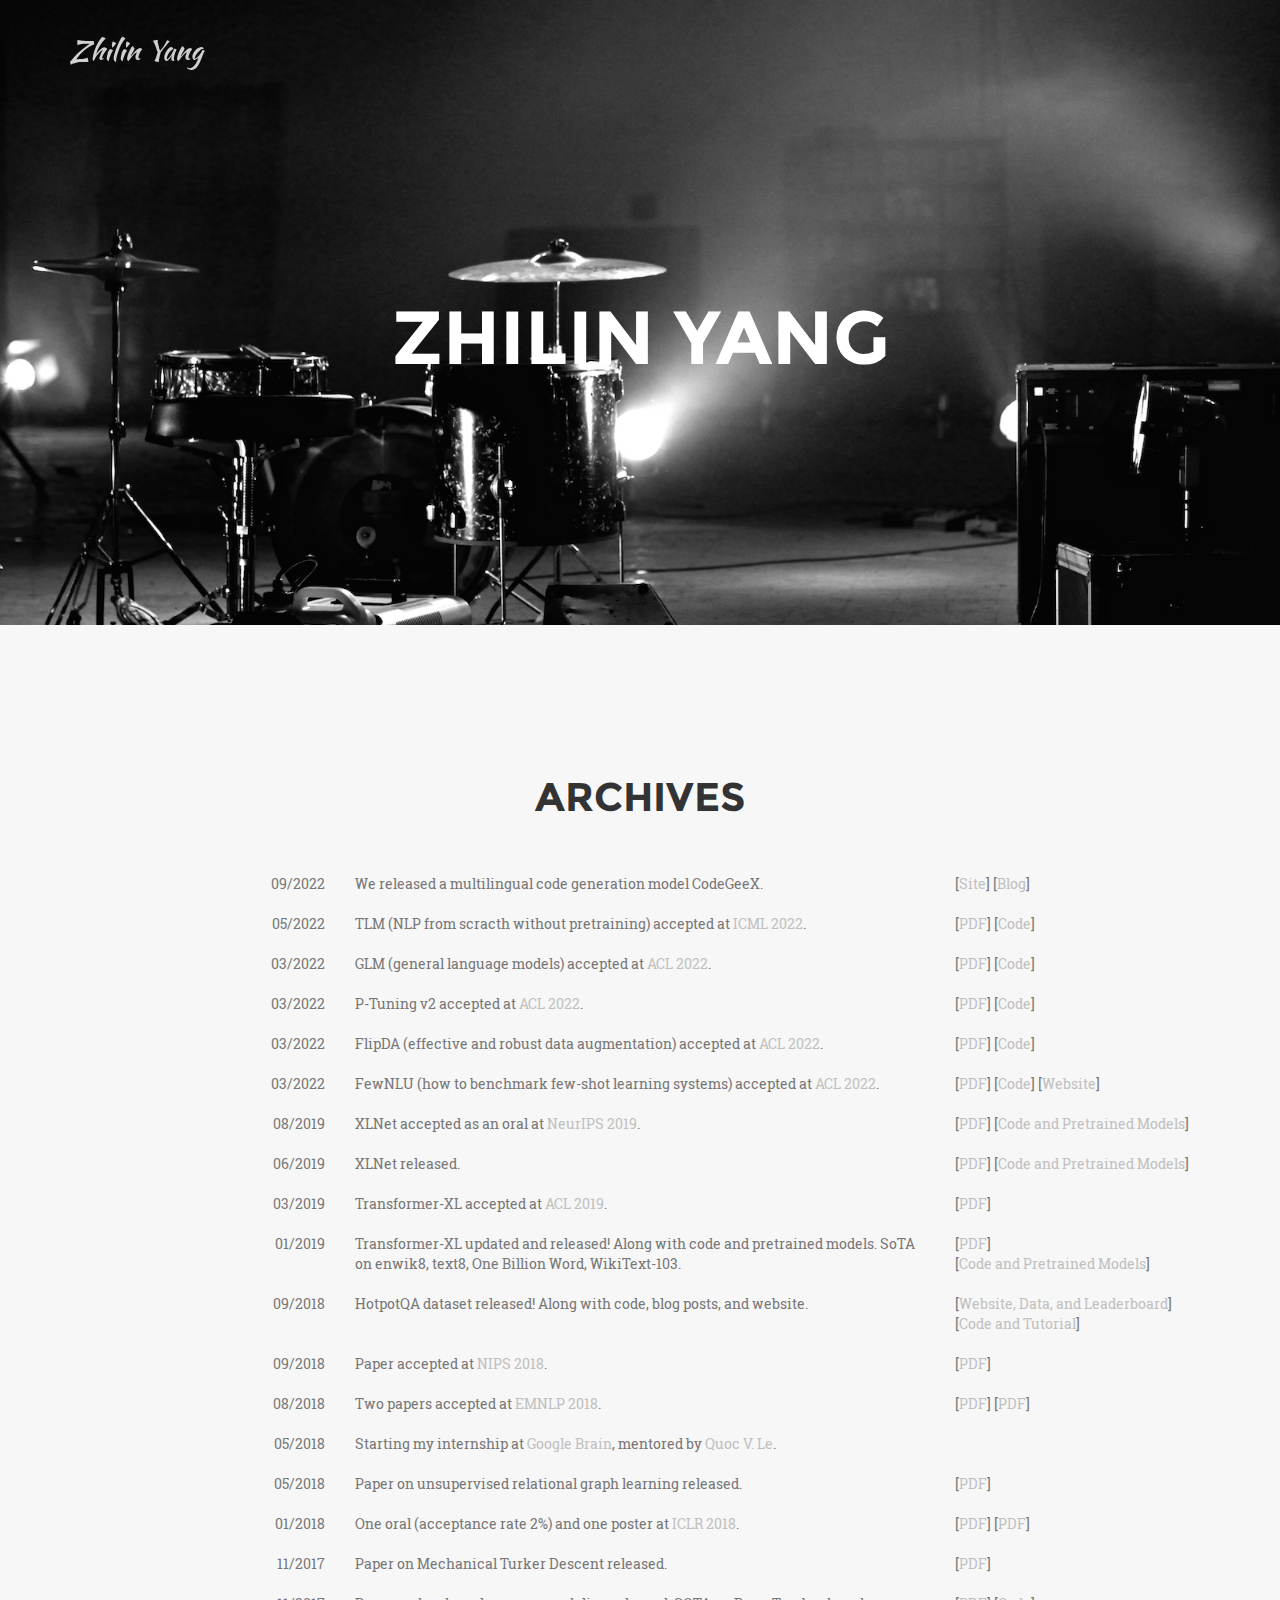
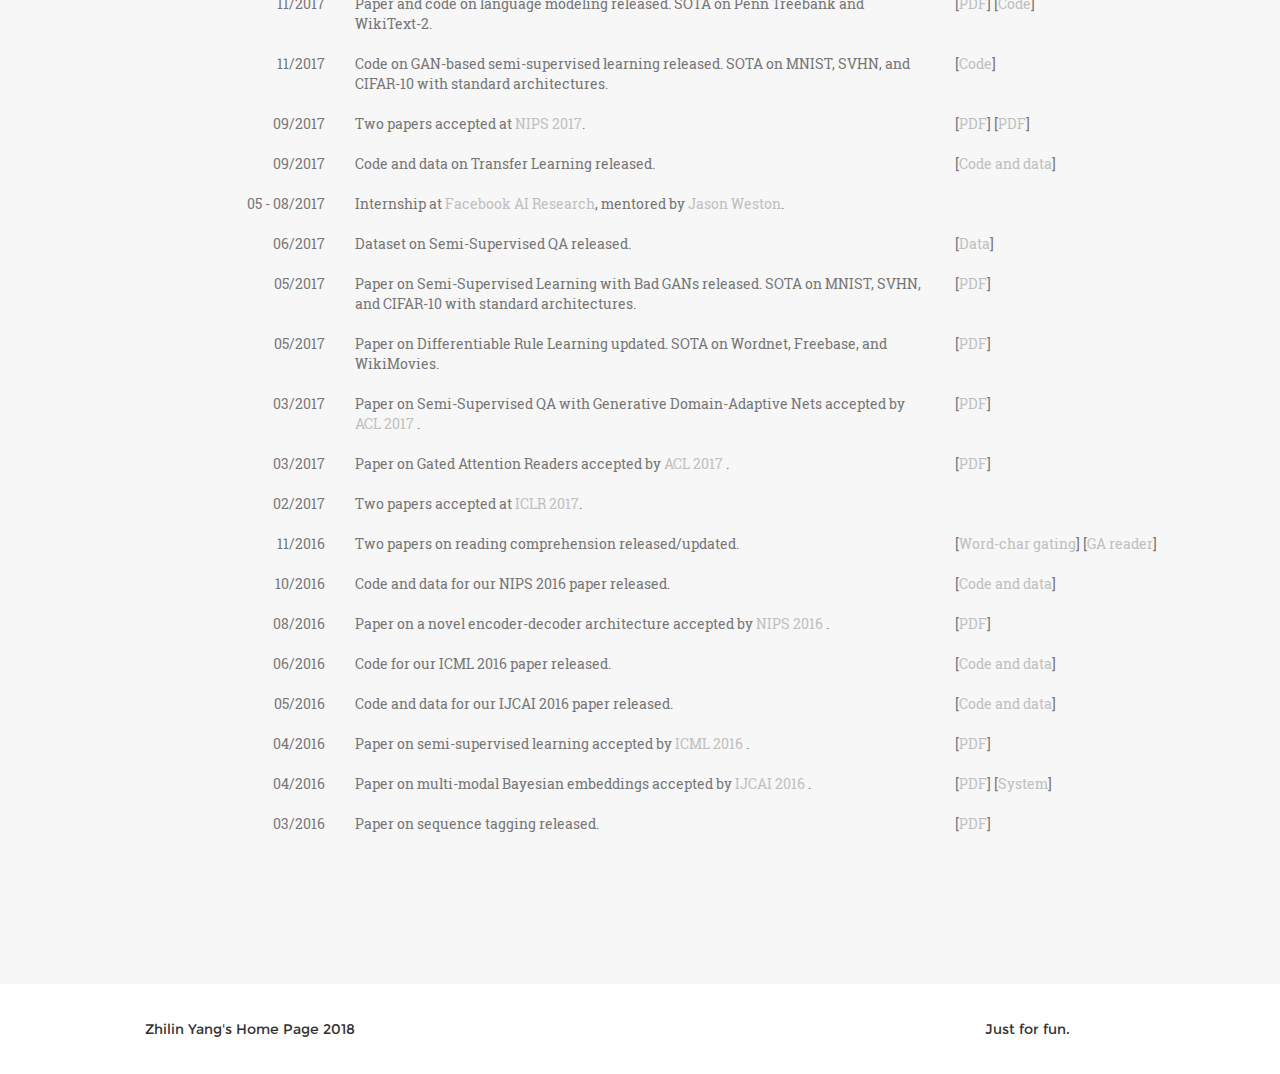
<file: archive.html>
<!DOCTYPE html>
<html lang="en">

<head>

    <meta charset="utf-8">
    <meta http-equiv="X-UA-Compatible" content="IE=edge">
    <meta name="viewport" content="width=device-width, initial-scale=1">
    <meta name="description" content="Zhilin Yang, a PhD student at the school of computer science, Carnegie Mellon University.">
    <meta name="author" content="Zhilin Yang">
    <meta name="keywords" content="Zhilin Yang, Tsinghua, CMU, Carnegie Mellon, Deep Learning, Machine Learning, Natural Language Processing">

    <title>Zhilin Yang | Carnegie Mellon University</title>

    <!-- Bootstrap Core CSS -->
    <link href="css/bootstrap.min.css" rel="stylesheet">

    <!-- Custom CSS -->
    <link href="css/agency.css" rel="stylesheet">

    <!-- Custom Fonts -->
    <link href="font-awesome-4.1.0/css/font-awesome.min.css" rel="stylesheet" type="text/css">
    <!--link href="http://fonts.googleapis.com/css?family=Montserrat:400,700" rel="stylesheet" type="text/css"-->
    <link href="css/font-1.css" rel="stylesheet" type="text/css">
    <!--link href='http://fonts.googleapis.com/css?family=Kaushan+Script' rel='stylesheet' type='text/css'-->
    <!--link href='http://fonts.googleapis.com/css?family=Droid+Serif:400,700,400italic,700italic' rel='stylesheet' type='text/css'-->
    <!--link href='http://fonts.googleapis.com/css?family=Roboto+Slab:400,100,300,700' rel='stylesheet' type='text/css'-->

    <!-- HTML5 Shim and Respond.js IE8 support of HTML5 elements and media queries -->
    <!-- WARNING: Respond.js doesn't work if you view the page via file:// -->
    <!--[if lt IE 9]>
        <script src="https://oss.maxcdn.com/libs/html5shiv/3.7.0/html5shiv.js"></script>
        <script src="https://oss.maxcdn.com/libs/respond.js/1.4.2/respond.min.js"></script>
    <![endif]-->

</head>

<body id="page-top" class="index">
    <!-- Navigation -->
    <nav class="navbar navbar-default navbar-fixed-top">
        <div class="container">
            <!-- Brand and toggle get grouped for better mobile display -->
            <div class="navbar-header page-scroll">
                <button type="button" class="navbar-toggle" data-toggle="collapse" data-target="#bs-example-navbar-collapse-1">
                    <span class="sr-only">Toggle navigation</span>
                    <span class="icon-bar"></span>
                    <span class="icon-bar"></span>
                    <span class="icon-bar"></span>
                </button>
                <a class="navbar-brand page-scroll" href="index.html">Zhilin Yang</a>
            </div>

            <!-- Collect the nav links, forms, and other content for toggling -->
            <div class="collapse navbar-collapse" id="bs-example-navbar-collapse-1">
                <ul class="nav navbar-nav navbar-right">
                    <li class="hidden">
                        <a target="_blank" href="index.html"></a>
                    </li>
                    <!--li>
                        <a class="page-scroll" href="#contact">Contact</a>
                    </li-->
                </ul>
            </div>
            <!-- /.navbar-collapse -->
        </div>
        <!-- /.container-fluid -->
    </nav>

    <!-- Header -->
    <header>
        <div class="container">
            <div class="intro-text">
                <!-- div class="intro-lead-in">"I am very deep."</div -->
                <div class="intro-heading">Zhilin Yang</div>
                <!-- <a target="_blank" href="./papers/cv.pdf" class="page-scroll btn btn-xl">My Resume</a> -->
            </div>
        </div>
    </header>

    <section id="news" class="bg-light-gray">
        <div class="container">
            <div class="row">
                <div class="col-lg-12 text-center">
                    <h2 class="section-heading">Archives</h2>
                    <br> <br>
                </div>

                <div class="row">
                    <div class="col-md-3 text-muted text-right">09/2022</div>
                    <div class="col-md-6 text-muted">We released a multilingual code generation model CodeGeeX.</div>
                    <div class="col-md-3 text-muted">[<a target="_blank" href="https://models.aminer.cn/codegeex/">Site</a>] [<a target="_blank" href="https://keg.cs.tsinghua.edu.cn/codegeex/">Blog</a>]</div>
                </div>

                <br>

                <div class="row">
                    <div class="col-md-3 text-muted text-right">05/2022</div>
                    <div class="col-md-6 text-muted">TLM (NLP from scracth without pretraining) accepted at <a target="_blank" href="https://icml.cc/Conferences/2022">ICML 2022</a>.</div>
                    <div class="col-md-3 text-muted">[<a target="_blank" href="https://arxiv.org/abs/2111.04130">PDF</a>] [<a target="_blank" href="https://github.com/yaoxingcheng/TLM">Code</a>]</div>
                </div>

                <br>

                <div class="row">
                    <div class="col-md-3 text-muted text-right">03/2022</div>
                    <div class="col-md-6 text-muted">GLM (general language models) accepted at <a target="_blank" href="https://www.2022.aclweb.org/">ACL 2022</a>.</div>
                    <div class="col-md-3 text-muted">[<a target="_blank" href="https://arxiv.org/abs/2103.10360">PDF</a>] [<a target="_blank" href="https://github.com/THUDM/GLM">Code</a>]</div>
                </div>

                <br>

                <div class="row">
                    <div class="col-md-3 text-muted text-right">03/2022</div>
                    <div class="col-md-6 text-muted">P-Tuning v2 accepted at <a target="_blank" href="https://www.2022.aclweb.org/">ACL 2022</a>.</div>
                    <div class="col-md-3 text-muted">[<a target="_blank" href="https://arxiv.org/abs/2110.07602">PDF</a>] [<a target="_blank" href="https://github.com/THUDM/P-tuning-v2">Code</a>]</div>
                </div>

                <br>

                <div class="row">
                    <div class="col-md-3 text-muted text-right">03/2022</div>
                    <div class="col-md-6 text-muted">FlipDA (effective and robust data augmentation) accepted at <a target="_blank" href="https://www.2022.aclweb.org/">ACL 2022</a>.</div>
                    <div class="col-md-3 text-muted">[<a target="_blank" href="https://arxiv.org/abs/2108.06332">PDF</a>] [<a target="_blank" href="https://github.com/zhouj8553/FlipDA">Code</a>]</div>
                </div>

                <br>

                <div class="row">
                    <div class="col-md-3 text-muted text-right">03/2022</div>
                    <div class="col-md-6 text-muted">FewNLU (how to benchmark few-shot learning systems) accepted at <a target="_blank" href="https://www.2022.aclweb.org/">ACL 2022</a>.</div>
                    <div class="col-md-3 text-muted">[<a target="_blank" href="https://arxiv.org/abs/2109.12742">PDF</a>] [<a target="_blank" href="https://github.com/THUDM/FewNLU">Code</a>] [<a target="_blank" href="https://fewnlu.github.io/">Website</a>]</div>
                </div>

                <br>

                <div class="row">
                    <div class="col-md-3 text-muted text-right">08/2019</div>
                    <div class="col-md-6 text-muted">XLNet accepted as an oral at <a target="_blank" href="https://nips.cc/Conferences/2019">NeurIPS 2019</a>.</div>
                    <div class="col-md-3 text-muted">[<a target="_blank" href="https://arxiv.org/abs/1906.08237">PDF</a>] [<a target="_blank" href="https://github.com/zihangdai/xlnet">Code and Pretrained Models</a>]</div>
                </div>

                <br>

                <div class="row">
                    <div class="col-md-3 text-muted text-right">06/2019</div>
                    <div class="col-md-6 text-muted">XLNet released.</div>
                    <div class="col-md-3 text-muted">[<a target="_blank" href="https://arxiv.org/abs/1906.08237">PDF</a>] [<a target="_blank" href="https://github.com/zihangdai/xlnet">Code and Pretrained Models</a>]</div>
                </div>

                <br>

                <div class="row">
                    <div class="col-md-3 text-muted text-right">03/2019</div>
                    <div class="col-md-6 text-muted">Transformer-XL accepted at <a target="_blank" href="http://www.acl2019.org/EN/index.xhtml">ACL 2019</a>.</div>
                    <div class="col-md-3 text-muted">[<a target="_blank" href="https://arxiv.org/abs/1901.02860">PDF</a>]</div>
                </div>

                <br>

                <div class="row">
                    <div class="col-md-3 text-muted text-right">01/2019</div>
                    <div class="col-md-6 text-muted">Transformer-XL updated and released! Along with code and pretrained models. SoTA on enwik8, text8, One Billion Word, WikiText-103.</div>
                    <div class="col-md-3 text-muted">[<a target="_blank" href="https://arxiv.org/abs/1901.02860">PDF</a>] <br> [<a target="_blank" href="https://github.com/kimiyoung/transformer-xl">Code and Pretrained Models</a>]</div>
                </div>

                <br>

                <div class="row">
                    <div class="col-md-3 text-muted text-right">09/2018</div>
                    <div class="col-md-6 text-muted">HotpotQA dataset released! Along with code, blog posts, and website.</div>
                    <div class="col-md-3 text-muted">[<a target="_blank" href="https://hotpotqa.github.io/">Website, Data, and Leaderboard</a>] <br> [<a target="_blank" href="https://github.com/hotpotqa/hotpot">Code and Tutorial</a>]</div>
                </div>

                <br>

                <div class="row">
                    <div class="col-md-3 text-muted text-right">09/2018</div>
                    <div class="col-md-6 text-muted">Paper accepted at <a target="_blank" href="https://nips.cc/Conferences/2018">NIPS 2018</a>.</div>
                    <div class="col-md-3 text-muted">[<a target="_blank" href="https://arxiv.org/abs/1806.05662">PDF</a>]</div>
                </div>

                <br>

                <div class="row">
                    <div class="col-md-3 text-muted text-right">08/2018</div>
                    <div class="col-md-6 text-muted">Two papers accepted at <a target="_blank" href="http://emnlp2018.org/">EMNLP 2018</a>.</div>
                    <div class="col-md-3 text-muted">[<a target="_blank" href="https://arxiv.org/abs/1809.09600">PDF</a>] [<a target="_blank" href="https://arxiv.org/abs/1808.09861">PDF</a>]</div>
                </div>

                <br>

                <div class="row">
                    <div class="col-md-3 text-muted text-right">05/2018</div>
                    <div class="col-md-6 text-muted">Starting my internship at <a target="_blank" href="https://ai.google/research/teams/brain">Google Brain</a>, mentored by <a target="_blank" href="https://ai.google/research/people/QuocLe">Quoc V. Le</a>.</div>
                </div>

                <br>

                <div class="row">
                    <div class="col-md-3 text-muted text-right">05/2018</div>
                    <div class="col-md-6 text-muted">Paper on unsupervised relational graph learning released.</div>
                    <div class="col-md-3 text-muted">[<a target="_blank" href="https://arxiv.org/abs/1806.05662">PDF</a>]</div>
                </div>

                <br>

                <div class="row">
                    <div class="col-md-3 text-muted text-right">01/2018</div>
                    <div class="col-md-6 text-muted">One oral (acceptance rate 2%) and one poster at <a target="_blank" href="https://iclr.cc/Conferences/2018">ICLR 2018</a>.</div>
                    <div class="col-md-3 text-muted">[<a target="_blank" href="https://arxiv.org/abs/1711.03953">PDF</a>] [<a target="_blank" href="https://arxiv.org/abs/1711.07950">PDF</a>]</div>
                </div>

                <br>

                <div class="row">
                    <div class="col-md-3 text-muted text-right">11/2017</div>
                    <div class="col-md-6 text-muted">Paper on Mechanical Turker Descent released.</div>
                    <div class="col-md-3 text-muted">[<a target="_blank" href="https://arxiv.org/abs/1711.07950">PDF</a>]</div>
                </div>

                <br>

                <div class="row">
                    <div class="col-md-3 text-muted text-right">11/2017</div>
                    <div class="col-md-6 text-muted">Paper and code on language modeling released. SOTA on Penn Treebank and WikiText-2.</div>
                    <div class="col-md-3 text-muted">[<a target="_blank" href="https://arxiv.org/abs/1711.03953">PDF</a>] [<a target="_blank" href="https://github.com/zihangdai/mos">Code</a>]</div>
                </div>

                <br>

                <div class="row">
                    <div class="col-md-3 text-muted text-right">11/2017</div>
                    <div class="col-md-6 text-muted">Code on GAN-based semi-supervised learning released. SOTA on MNIST, SVHN, and CIFAR-10 with standard architectures.</div>
                    <div class="col-md-3 text-muted">[<a target="_blank" href="https://github.com/kimiyoung/ssl_bad_gan">Code</a>]</div>
                </div>

                <br>

                <div class="row">
                    <div class="col-md-3 text-muted text-right">09/2017</div>
                    <div class="col-md-6 text-muted">Two papers accepted at <a target="_blank" href="https://nips.cc/Conferences/2017">NIPS 2017</a>.</div>
                    <div class="col-md-3 text-muted">[<a target="_blank" href="https://arxiv.org/abs/1705.09783">PDF</a>] [<a target="_blank" href="https://arxiv.org/abs/1702.08367">PDF</a>]</div>
                </div>

                <br>

                <div class="row">
                    <div class="col-md-3 text-muted text-right">09/2017</div>
                    <div class="col-md-6 text-muted">Code and data on Transfer Learning released.</div>
                    <div class="col-md-3 text-muted">[<a target="_blank" href="https://github.com/kimiyoung/transfer">Code and data</a>]</div>
                </div>

                <br>

                <div class="row">
                    <div class="col-md-3 text-muted text-right">05 - 08/2017</div>
                    <div class="col-md-6 text-muted">Internship at <a target="_blank" href="https://research.fb.com/category/facebook-ai-research-fair/">Facebook AI Research</a>, mentored by <a target="_blank" href="http://www.thespermwhale.com/jaseweston/">Jason Weston</a>.</div>
                </div>

                <br>

                <div class="row">
                    <div class="col-md-3 text-muted text-right">06/2017</div>
                    <div class="col-md-6 text-muted">Dataset on Semi-Supervised QA released.</div>
                    <div class="col-md-3 text-muted">[<a target="_blank" href="http://kimi.ml.cmu.edu/qa_ssl/">Data</a>]</div>
                </div>

                <br>

                <div class="row">
                    <div class="col-md-3 text-muted text-right">05/2017</div>
                    <div class="col-md-6 text-muted">Paper on Semi-Supervised Learning with Bad GANs released. SOTA on MNIST, SVHN, and CIFAR-10 with standard architectures.</div>
                    <div class="col-md-3 text-muted">[<a target="_blank" href="https://arxiv.org/abs/1705.09783">PDF</a>]</div>
                </div>

                <br>

                <div class="row">
                    <div class="col-md-3 text-muted text-right">05/2017</div>
                    <div class="col-md-6 text-muted">Paper on Differentiable Rule Learning updated. SOTA on Wordnet, Freebase, and WikiMovies.</div>
                    <div class="col-md-3 text-muted">[<a target="_blank" href="https://arxiv.org/abs/1702.08367">PDF</a>]</div>
                </div>

                <br>

                <div class="row">
                    <div class="col-md-3 text-muted text-right">03/2017</div>
                    <div class="col-md-6 text-muted">Paper on Semi-Supervised QA with Generative Domain-Adaptive Nets accepted by <a target="_blank" href="http://acl2017.org/"> ACL 2017 </a>.</div>
                    <div class="col-md-3 text-muted">[<a target="_blank" href="https://arxiv.org/abs/1702.02206">PDF</a>]</div>
                </div>

                <br>

                <div class="row">
                    <div class="col-md-3 text-muted text-right">03/2017</div>
                    <div class="col-md-6 text-muted">Paper on Gated Attention Readers accepted by <a target="_blank" href="http://acl2017.org/"> ACL 2017 </a>.</div>
                    <div class="col-md-3 text-muted">[<a target="_blank" href="https://arxiv.org/abs/1606.01549">PDF</a>]</div>
                </div>

                <br>

                 <div class="row">
                    <div class="col-md-3 text-muted text-right">02/2017</div>
                    <div class="col-md-6 text-muted">Two papers accepted at <a target="_blank" href="http://www.iclr.cc/doku.php?id=ICLR2017:main&redirect=1">ICLR 2017</a>.</div>
                </div>

                <br>

                <div class="row">
                    <div class="col-md-3 text-muted text-right">11/2016</div>
                    <div class="col-md-6 text-muted">Two papers on reading comprehension released/updated.</div>
                    <div class="col-md-3 text-muted">[<a target="_blank" href="https://arxiv.org/abs/1611.01724">Word-char gating</a>] [<a target="_blank" href="https://arxiv.org/abs/1606.01549">GA reader</a>]</div>
                </div>

                <br>

                <div class="row">
                    <div class="col-md-3 text-muted text-right">10/2016</div>
                    <div class="col-md-6 text-muted">Code and data for our NIPS 2016 paper released.</div>
                    <div class="col-md-3 text-muted">[<a target="_blank" href="https://github.com/kimiyoung/review_net">Code and data</a>]</div>
                </div>

                <br>

                <div class="row">
                    <div class="col-md-3 text-muted text-right">08/2016</div>
                    <div class="col-md-6 text-muted">Paper on a novel encoder-decoder architecture accepted by <a target="_blank" href="https://nips.cc/Conferences/2016/"> NIPS 2016 </a>.</div>
                    <div class="col-md-3 text-muted">[<a target="_blank" href="https://arxiv.org/abs/1605.07912">PDF</a>]</div>
                </div>

                <br>

                <div class="row">
                    <div class="col-md-3 text-muted text-right">06/2016</div>
                    <div class="col-md-6 text-muted">Code for our ICML 2016 paper released.</div>
                    <div class="col-md-3 text-muted">[<a target="_blank" href="https://github.com/kimiyoung/planetoid">Code and data</a>]</div>
                </div>

                <br>

                <div class="row">
                    <div class="col-md-3 text-muted text-right">05/2016</div>
                    <div class="col-md-6 text-muted">Code and data for our IJCAI 2016 paper released.</div>
                    <div class="col-md-3 text-muted">[<a target="_blank" href="https://github.com/kimiyoung/genvector">Code and data</a>]</div>
                </div>

                <br>
                <div class="row">
                    <div class="col-md-3 text-muted text-right">04/2016</div>
                    <div class="col-md-6 text-muted">Paper on semi-supervised learning accepted by <a target="_blank" href="http://icml.cc/2016/"> ICML 2016 </a>.</div>
                    <div class="col-md-3 text-muted">[<a target="_blank" href="https://arxiv.org/abs/1603.08861">PDF</a>]</div>
                </div>

                <br>
                <div class="row">
                    <div class="col-md-3 text-muted text-right">04/2016</div>
                    <div class="col-md-6 text-muted">Paper on multi-modal Bayesian embeddings accepted by <a target="_blank" href="http://ijcai-16.org/"> IJCAI 2016 </a>.</div>
                    <div class="col-md-3 text-muted">[<a target="_blank" href="https://arxiv.org/abs/1508.00715">PDF</a>] [<a target="_blank" href="https://aminer.org/">System</a>]</div>
                </div>

                <br>
                <div class="row">
                    <div class="col-md-3 text-muted text-right">03/2016</div>
                    <div class="col-md-6 text-muted">Paper on sequence tagging released.</div>
                    <div class="col-md-3 text-muted">[<a target="_blank" href="https://arxiv.org/abs/1603.06270">PDF</a>]</div>
                </div>

                <!--
                <div class="row">
                    <div class="col-md-3 text-muted text-right">06/25/2015</div>
                    <div class="col-md-6 text-muted"><b>1st place</b>, best undergraduate thesis award, Dept. Computer Science, Tsinghua University</div>
                    <div class="col-md-3 text-muted"> [<a class="page-scroll2" href="#knowledge">Paper & Slides</a>]</div>
                </div>

                <br>
                <div class="row">
                    <div class="col-md-3 text-muted text-right">06/21/2015</div>
                    <div class="col-md-6 text-muted"><b>3rd place</b>, <a target="_blank" href="http://ijcai-15.org/index.php/repeat-buyers-prediction-competition">IJCAI 2015 Repeat Buyer Prediction Competition</a>, Stage 2</div>
                    <div class="col-md-3 text-muted"> [<a class="page-scroll2" href="#ijcai">Paper & Slides</a>]</div>
                </div>

                <br>
                <div class="row">
                    <div class="col-md-3 text-muted text-right">05/15/2015</div>
                    <div class="col-md-6 text-muted"><b>2nd place</b>, <a target="_blank" href="http://ijcai-15.org/index.php/repeat-buyers-prediction-competition">IJCAI 2015 Repeat Buyer Prediction Competition</a>, Stage 1</div>
                    <div class="col-md-3 text-muted">[<a class="page-scroll2" href="#ijcai">Paper & Slides</a>]</div>
                </div>

                <br>
                <div class="row">
                    <div class="col-md-3 text-muted text-right">05/13/2015</div>
                    <div class="col-md-6 text-muted">Paper accepted by <a target="_blank" href="http://www.kdd.org/kdd2015/"> KDD 2015 </a></div>
                    <div class="col-md-3 text-muted">[<a class="page-scroll2" href="#kdd">Paper & Slides</a>]</div>
                </div>
                -->
            </div>
        </div>
    </section>


    <footer>
        <div class="container">
            <div class="row">
                <div class="col-md-4">
                    <!-- <span class="copyright">Copyright &copy; Zhilin Yang's Home Page 2014</span> -->
                    <span class="copyright">Zhilin Yang's Home Page 2018</span>
                </div>
                <div class="col-md-4">
                    <!-- <ul class="list-inline social-buttons">
                        <li><a target="_blank" href="#"><i class="fa fa-twitter"></i></a>
                        </li>
                        <li><a target="_blank" href="#"><i class="fa fa-facebook"></i></a>
                        </li>
                        <li><a target="_blank" href="#"><i class="fa fa-linkedin"></i></a>
                        </li>
                    </ul> -->
                </div>
                <div class="col-md-4">
                    <ul class="list-inline quicklinks">
                        <li>Just for fun.
                        </li>
                        <!-- <li><a target="_blank" href="#">Terms of Use</a>
                        </li> -->
                    </ul>
                </div>
            </div>
        </div>
    </footer>


    <!--
    <section id="services">
        <div class="container">
            <div class="row">
                <div class="col-lg-12 text-center">
                    <h2 class="section-heading">Services</h2>
                    <h3 class="section-subheading text-muted">Lorem ipsum dolor sit amet consectetur.</h3>
                </div>
            </div>
            <div class="row text-center">
                <div class="col-md-4">
                    <span class="fa-stack fa-4x">
                        <i class="fa fa-circle fa-stack-2x text-primary"></i>
                        <i class="fa fa-shopping-cart fa-stack-1x fa-inverse"></i>
                    </span>
                    <h4 class="service-heading">E-Commerce</h4>
                    <p class="text-muted">Lorem ipsum dolor sit amet, consectetur adipisicing elit. Minima maxime quam architecto quo inventore harum ex magni, dicta impedit.</p>
                </div>
                <div class="col-md-4">
                    <span class="fa-stack fa-4x">
                        <i class="fa fa-circle fa-stack-2x text-primary"></i>
                        <i class="fa fa-laptop fa-stack-1x fa-inverse"></i>
                    </span>
                    <h4 class="service-heading">Responsive Design</h4>
                    <p class="text-muted">Lorem ipsum dolor sit amet, consectetur adipisicing elit. Minima maxime quam architecto quo inventore harum ex magni, dicta impedit.</p>
                </div>
                <div class="col-md-4">
                    <span class="fa-stack fa-4x">
                        <i class="fa fa-circle fa-stack-2x text-primary"></i>
                        <i class="fa fa-lock fa-stack-1x fa-inverse"></i>
                    </span>
                    <h4 class="service-heading">Web Security</h4>
                    <p class="text-muted">Lorem ipsum dolor sit amet, consectetur adipisicing elit. Minima maxime quam architecto quo inventore harum ex magni, dicta impedit.</p>
                </div>
            </div>
        </div>
    </section>

    <section id="portfolio" class="bg-light-gray">
        <div class="container">
            <div class="row">
                <div class="col-lg-12 text-center">
                    <h2 class="section-heading">Portfolio</h2>
                    <h3 class="section-subheading text-muted">Lorem ipsum dolor sit amet consectetur.</h3>
                </div>
            </div>
            <div class="row">
                <div class="col-md-4 col-sm-6 portfolio-item">
                    <a target="_blank" href="#portfolioModal1" class="portfolio-link" data-toggle="modal">
                        <div class="portfolio-hover">
                            <div class="portfolio-hover-content">
                                <i class="fa fa-plus fa-3x"></i>
                            </div>
                        </div>
                        <img src="img/portfolio/roundicons.png" class="img-responsive" alt="">
                    </a>
                    <div class="portfolio-caption">
                        <h4>Round Icons</h4>
                        <p class="text-muted">Graphic Design</p>
                    </div>
                </div>
                <div class="col-md-4 col-sm-6 portfolio-item">
                    <a target="_blank" href="#portfolioModal2" class="portfolio-link" data-toggle="modal">
                        <div class="portfolio-hover">
                            <div class="portfolio-hover-content">
                                <i class="fa fa-plus fa-3x"></i>
                            </div>
                        </div>
                        <img src="img/portfolio/startup-framework.png" class="img-responsive" alt="">
                    </a>
                    <div class="portfolio-caption">
                        <h4>Startup Framework</h4>
                        <p class="text-muted">Website Design</p>
                    </div>
                </div>
                <div class="col-md-4 col-sm-6 portfolio-item">
                    <a target="_blank" href="#portfolioModal3" class="portfolio-link" data-toggle="modal">
                        <div class="portfolio-hover">
                            <div class="portfolio-hover-content">
                                <i class="fa fa-plus fa-3x"></i>
                            </div>
                        </div>
                        <img src="img/portfolio/treehouse.png" class="img-responsive" alt="">
                    </a>
                    <div class="portfolio-caption">
                        <h4>Treehouse</h4>
                        <p class="text-muted">Website Design</p>
                    </div>
                </div>
                <div class="col-md-4 col-sm-6 portfolio-item">
                    <a target="_blank" href="#portfolioModal4" class="portfolio-link" data-toggle="modal">
                        <div class="portfolio-hover">
                            <div class="portfolio-hover-content">
                                <i class="fa fa-plus fa-3x"></i>
                            </div>
                        </div>
                        <img src="img/portfolio/golden.png" class="img-responsive" alt="">
                    </a>
                    <div class="portfolio-caption">
                        <h4>Golden</h4>
                        <p class="text-muted">Website Design</p>
                    </div>
                </div>
                <div class="col-md-4 col-sm-6 portfolio-item">
                    <a target="_blank" href="#portfolioModal5" class="portfolio-link" data-toggle="modal">
                        <div class="portfolio-hover">
                            <div class="portfolio-hover-content">
                                <i class="fa fa-plus fa-3x"></i>
                            </div>
                        </div>
                        <img src="img/portfolio/escape.png" class="img-responsive" alt="">
                    </a>
                    <div class="portfolio-caption">
                        <h4>Escape</h4>
                        <p class="text-muted">Website Design</p>
                    </div>
                </div>
                <div class="col-md-4 col-sm-6 portfolio-item">
                    <a target="_blank" href="#portfolioModal6" class="portfolio-link" data-toggle="modal">
                        <div class="portfolio-hover">
                            <div class="portfolio-hover-content">
                                <i class="fa fa-plus fa-3x"></i>
                            </div>
                        </div>
                        <img src="img/portfolio/dreams.png" class="img-responsive" alt="">
                    </a>
                    <div class="portfolio-caption">
                        <h4>Dreams</h4>
                        <p class="text-muted">Website Design</p>
                    </div>
                </div>
            </div>
        </div>
    </section>

    <section id="about">
        <div class="container">
            <div class="row">
                <div class="col-lg-12 text-center">
                    <h2 class="section-heading">About</h2>
                    <h3 class="section-subheading text-muted">Lorem ipsum dolor sit amet consectetur.</h3>
                </div>
            </div>
            <div class="row">
                <div class="col-lg-12">
                    <ul class="timeline">
                        <li>
                            <div class="timeline-image">
                                <img class="img-circle img-responsive" src="img/about/1.jpg" alt="">
                            </div>
                            <div class="timeline-panel">
                                <div class="timeline-heading">
                                    <h4>2009-2011</h4>
                                    <h4 class="subheading">Our Humble Beginnings</h4>
                                </div>
                                <div class="timeline-body">
                                    <p class="text-muted">Lorem ipsum dolor sit amet, consectetur adipisicing elit. Sunt ut voluptatum eius sapiente, totam reiciendis temporibus qui quibusdam, recusandae sit vero unde, sed, incidunt et ea quo dolore laudantium consectetur!</p>
                                </div>
                            </div>
                        </li>
                        <li class="timeline-inverted">
                            <div class="timeline-image">
                                <img class="img-circle img-responsive" src="img/about/2.jpg" alt="">
                            </div>
                            <div class="timeline-panel">
                                <div class="timeline-heading">
                                    <h4>March 2011</h4>
                                    <h4 class="subheading">An Agency is Born</h4>
                                </div>
                                <div class="timeline-body">
                                    <p class="text-muted">Lorem ipsum dolor sit amet, consectetur adipisicing elit. Sunt ut voluptatum eius sapiente, totam reiciendis temporibus qui quibusdam, recusandae sit vero unde, sed, incidunt et ea quo dolore laudantium consectetur!</p>
                                </div>
                            </div>
                        </li>
                        <li>
                            <div class="timeline-image">
                                <img class="img-circle img-responsive" src="img/about/3.jpg" alt="">
                            </div>
                            <div class="timeline-panel">
                                <div class="timeline-heading">
                                    <h4>December 2012</h4>
                                    <h4 class="subheading">Transition to Full Service</h4>
                                </div>
                                <div class="timeline-body">
                                    <p class="text-muted">Lorem ipsum dolor sit amet, consectetur adipisicing elit. Sunt ut voluptatum eius sapiente, totam reiciendis temporibus qui quibusdam, recusandae sit vero unde, sed, incidunt et ea quo dolore laudantium consectetur!</p>
                                </div>
                            </div>
                        </li>
                        <li class="timeline-inverted">
                            <div class="timeline-image">
                                <img class="img-circle img-responsive" src="img/about/4.jpg" alt="">
                            </div>
                            <div class="timeline-panel">
                                <div class="timeline-heading">
                                    <h4>July 2014</h4>
                                    <h4 class="subheading">Phase Two Expansion</h4>
                                </div>
                                <div class="timeline-body">
                                    <p class="text-muted">Lorem ipsum dolor sit amet, consectetur adipisicing elit. Sunt ut voluptatum eius sapiente, totam reiciendis temporibus qui quibusdam, recusandae sit vero unde, sed, incidunt et ea quo dolore laudantium consectetur!</p>
                                </div>
                            </div>
                        </li>
                        <li class="timeline-inverted">
                            <div class="timeline-image">
                                <h4>Be Part
                                    <br>Of Our
                                    <br>Story!</h4>
                            </div>
                        </li>
                    </ul>
                </div>
            </div>
        </div>
    </section>

    <section id="team" class="bg-light-gray">
        <div class="container">
            <div class="row">
                <div class="col-lg-12 text-center">
                    <h2 class="section-heading">Our Amazing Team</h2>
                    <h3 class="section-subheading text-muted">Lorem ipsum dolor sit amet consectetur.</h3>
                </div>
            </div>
            <div class="row">
                <div class="col-sm-4">
                    <div class="team-member">
                        <img src="img/team/1.jpg" class="img-responsive img-circle" alt="">
                        <h4>Kay Garland</h4>
                        <p class="text-muted">Lead Designer</p>
                        <ul class="list-inline social-buttons">
                            <li><a target="_blank" href="#"><i class="fa fa-twitter"></i></a>
                            </li>
                            <li><a target="_blank" href="#"><i class="fa fa-facebook"></i></a>
                            </li>
                            <li><a target="_blank" href="#"><i class="fa fa-linkedin"></i></a>
                            </li>
                        </ul>
                    </div>
                </div>
                <div class="col-sm-4">
                    <div class="team-member">
                        <img src="img/team/2.jpg" class="img-responsive img-circle" alt="">
                        <h4>Larry Parker</h4>
                        <p class="text-muted">Lead Marketer</p>
                        <ul class="list-inline social-buttons">
                            <li><a target="_blank" href="#"><i class="fa fa-twitter"></i></a>
                            </li>
                            <li><a target="_blank" href="#"><i class="fa fa-facebook"></i></a>
                            </li>
                            <li><a target="_blank" href="#"><i class="fa fa-linkedin"></i></a>
                            </li>
                        </ul>
                    </div>
                </div>
                <div class="col-sm-4">
                    <div class="team-member">
                        <img src="img/team/3.jpg" class="img-responsive img-circle" alt="">
                        <h4>Diana Pertersen</h4>
                        <p class="text-muted">Lead Developer</p>
                        <ul class="list-inline social-buttons">
                            <li><a target="_blank" href="#"><i class="fa fa-twitter"></i></a>
                            </li>
                            <li><a target="_blank" href="#"><i class="fa fa-facebook"></i></a>
                            </li>
                            <li><a target="_blank" href="#"><i class="fa fa-linkedin"></i></a>
                            </li>
                        </ul>
                    </div>
                </div>
            </div>
            <div class="row">
                <div class="col-lg-8 col-lg-offset-2 text-center">
                    <p class="large text-muted">Lorem ipsum dolor sit amet, consectetur adipisicing elit. Aut eaque, laboriosam veritatis, quos non quis ad perspiciatis, totam corporis ea, alias ut unde.</p>
                </div>
            </div>
        </div>
    </section>

    <aside class="clients">
        <div class="container">
            <div class="row">
                <div class="col-md-3 col-sm-6">
                    <a target="_blank" href="#">
                        <img src="img/logos/envato.jpg" class="img-responsive img-centered" alt="">
                    </a>
                </div>
                <div class="col-md-3 col-sm-6">
                    <a target="_blank" href="#">
                        <img src="img/logos/designmodo.jpg" class="img-responsive img-centered" alt="">
                    </a>
                </div>
                <div class="col-md-3 col-sm-6">
                    <a target="_blank" href="#">
                        <img src="img/logos/themeforest.jpg" class="img-responsive img-centered" alt="">
                    </a>
                </div>
                <div class="col-md-3 col-sm-6">
                    <a target="_blank" href="#">
                        <img src="img/logos/creative-market.jpg" class="img-responsive img-centered" alt="">
                    </a>
                </div>
            </div>
        </div>
    </aside>

    <section id="contact">
        <div class="container">
            <div class="row">
                <div class="col-lg-12 text-center">
                    <h2 class="section-heading">Contact Us</h2>
                    <h3 class="section-subheading text-muted">Lorem ipsum dolor sit amet consectetur.</h3>
                </div>
            </div>
            <div class="row">
                <div class="col-lg-12">
                    <form name="sentMessage" id="contactForm" novalidate>
                        <div class="row">
                            <div class="col-md-6">
                                <div class="form-group">
                                    <input type="text" class="form-control" placeholder="Your Name *" id="name" required data-validation-required-message="Please enter your name.">
                                    <p class="help-block text-danger"></p>
                                </div>
                                <div class="form-group">
                                    <input type="email" class="form-control" placeholder="Your Email *" id="email" required data-validation-required-message="Please enter your email address.">
                                    <p class="help-block text-danger"></p>
                                </div>
                                <div class="form-group">
                                    <input type="tel" class="form-control" placeholder="Your Phone *" id="phone" required data-validation-required-message="Please enter your phone number.">
                                    <p class="help-block text-danger"></p>
                                </div>
                            </div>
                            <div class="col-md-6">
                                <div class="form-group">
                                    <textarea class="form-control" placeholder="Your Message *" id="message" required data-validation-required-message="Please enter a message."></textarea>
                                    <p class="help-block text-danger"></p>
                                </div>
                            </div>
                            <div class="clearfix"></div>
                            <div class="col-lg-12 text-center">
                                <div id="success"></div>
                                <button type="submit" class="btn btn-xl">Send Message</button>
                            </div>
                        </div>
                    </form>
                </div>
            </div>
        </div>
    </section>

    <footer>
        <div class="container">
            <div class="row">
                <div class="col-md-4">
                    <span class="copyright">Copyright &copy; Your Website 2014</span>
                </div>
                <div class="col-md-4">
                    <ul class="list-inline social-buttons">
                        <li><a target="_blank" href="#"><i class="fa fa-twitter"></i></a>
                        </li>
                        <li><a target="_blank" href="#"><i class="fa fa-facebook"></i></a>
                        </li>
                        <li><a target="_blank" href="#"><i class="fa fa-linkedin"></i></a>
                        </li>
                    </ul>
                </div>
                <div class="col-md-4">
                    <ul class="list-inline quicklinks">
                        <li><a target="_blank" href="#">Privacy Policy</a>
                        </li>
                        <li><a target="_blank" href="#">Terms of Use</a>
                        </li>
                    </ul>
                </div>
            </div>
        </div>
    </footer>

    <div class="portfolio-modal modal fade" id="portfolioModal1" tabindex="-1" role="dialog" aria-hidden="true">
        <div class="modal-content">
            <div class="close-modal" data-dismiss="modal">
                <div class="lr">
                    <div class="rl">
                    </div>
                </div>
            </div>
            <div class="container">
                <div class="row">
                    <div class="col-lg-8 col-lg-offset-2">
                        <div class="modal-body">
                            <h2>Project Name</h2>
                            <p class="item-intro text-muted">Lorem ipsum dolor sit amet consectetur.</p>
                            <img class="img-responsive" src="img/portfolio/roundicons-free.png" alt="">
                            <p>Use this area to describe your project. Lorem ipsum dolor sit amet, consectetur adipisicing elit. Est blanditiis dolorem culpa incidunt minus dignissimos deserunt repellat aperiam quasi sunt officia expedita beatae cupiditate, maiores repudiandae, nostrum, reiciendis facere nemo!</p>
                            <p>
                                <strong>Want these icons in this portfolio item sample?</strong>You can download 60 of them for free, courtesy of <a target="_blank" href="https://getdpd.com/cart/hoplink/18076?referrer=bvbo4kax5k8ogc">RoundIcons.com</a>, or you can purchase the 1500 icon set <a target="_blank" href="https://getdpd.com/cart/hoplink/18076?referrer=bvbo4kax5k8ogc">here</a>.</p>
                            <ul class="list-inline">
                                <li>Date: July 2014</li>
                                <li>Client: Round Icons</li>
                                <li>Category: Graphic Design</li>
                            </ul>
                            <button type="button" class="btn btn-primary" data-dismiss="modal"><i class="fa fa-times"></i> Close Project</button>
                        </div>
                    </div>
                </div>
            </div>
        </div>
    </div>

    <div class="portfolio-modal modal fade" id="portfolioModal2" tabindex="-1" role="dialog" aria-hidden="true">
        <div class="modal-content">
            <div class="close-modal" data-dismiss="modal">
                <div class="lr">
                    <div class="rl">
                    </div>
                </div>
            </div>
            <div class="container">
                <div class="row">
                    <div class="col-lg-8 col-lg-offset-2">
                        <div class="modal-body">
                            <h2>Project Heading</h2>
                            <p class="item-intro text-muted">Lorem ipsum dolor sit amet consectetur.</p>
                            <img class="img-responsive img-centered" src="img/portfolio/startup-framework-preview.png" alt="">
                            <p><a target="_blank" href="http://designmodo.com/startup/?u=787">Startup Framework</a> is a website builder for professionals. Startup Framework contains components and complex blocks (PSD+HTML Bootstrap themes and templates) which can easily be integrated into almost any design. All of these components are made in the same style, and can easily be integrated into projects, allowing you to create hundreds of solutions for your future projects.</p>
                            <p>You can preview Startup Framework <a target="_blank" href="http://designmodo.com/startup/?u=787">here</a>.</p>
                            <button type="button" class="btn btn-primary" data-dismiss="modal"><i class="fa fa-times"></i> Close Project</button>
                        </div>
                    </div>
                </div>
            </div>
        </div>
    </div>

    <div class="portfolio-modal modal fade" id="portfolioModal3" tabindex="-1" role="dialog" aria-hidden="true">
        <div class="modal-content">
            <div class="close-modal" data-dismiss="modal">
                <div class="lr">
                    <div class="rl">
                    </div>
                </div>
            </div>
            <div class="container">
                <div class="row">
                    <div class="col-lg-8 col-lg-offset-2">
                        <div class="modal-body">
                            <h2>Project Name</h2>
                            <p class="item-intro text-muted">Lorem ipsum dolor sit amet consectetur.</p>
                            <img class="img-responsive img-centered" src="img/portfolio/treehouse-preview.png" alt="">
                            <p>Treehouse is a free PSD web template built by <a target="_blank" href="https://www.behance.net/MathavanJaya">Mathavan Jaya</a>. This is bright and spacious design perfect for people or startup companies looking to showcase their apps or other projects.</p>
                            <p>You can download the PSD template in this portfolio sample item at <a target="_blank" href="http://freebiesxpress.com/gallery/treehouse-free-psd-web-template/">FreebiesXpress.com</a>.</p>
                            <button type="button" class="btn btn-primary" data-dismiss="modal"><i class="fa fa-times"></i> Close Project</button>
                        </div>
                    </div>
                </div>
            </div>
        </div>
    </div>

    <div class="portfolio-modal modal fade" id="portfolioModal4" tabindex="-1" role="dialog" aria-hidden="true">
        <div class="modal-content">
            <div class="close-modal" data-dismiss="modal">
                <div class="lr">
                    <div class="rl">
                    </div>
                </div>
            </div>
            <div class="container">
                <div class="row">
                    <div class="col-lg-8 col-lg-offset-2">
                        <div class="modal-body">
                            <h2>Project Name</h2>
                            <p class="item-intro text-muted">Lorem ipsum dolor sit amet consectetur.</p>
                            <img class="img-responsive img-centered" src="img/portfolio/golden-preview.png" alt="">
                            <p>Start Bootstrap's Agency theme is based on Golden, a free PSD website template built by <a target="_blank" href="https://www.behance.net/MathavanJaya">Mathavan Jaya</a>. Golden is a modern and clean one page web template that was made exclusively for Best PSD Freebies. This template has a great portfolio, timeline, and meet your team sections that can be easily modified to fit your needs.</p>
                            <p>You can download the PSD template in this portfolio sample item at <a target="_blank" href="http://freebiesxpress.com/gallery/golden-free-one-page-web-template/">FreebiesXpress.com</a>.</p>
                            <button type="button" class="btn btn-primary" data-dismiss="modal"><i class="fa fa-times"></i> Close Project</button>
                        </div>
                    </div>
                </div>
            </div>
        </div>
    </div>

    <div class="portfolio-modal modal fade" id="portfolioModal5" tabindex="-1" role="dialog" aria-hidden="true">
        <div class="modal-content">
            <div class="close-modal" data-dismiss="modal">
                <div class="lr">
                    <div class="rl">
                    </div>
                </div>
            </div>
            <div class="container">
                <div class="row">
                    <div class="col-lg-8 col-lg-offset-2">
                        <div class="modal-body">
                            <h2>Project Name</h2>
                            <p class="item-intro text-muted">Lorem ipsum dolor sit amet consectetur.</p>
                            <img class="img-responsive img-centered" src="img/portfolio/escape-preview.png" alt="">
                            <p>Escape is a free PSD web template built by <a target="_blank" href="https://www.behance.net/MathavanJaya">Mathavan Jaya</a>. Escape is a one page web template that was designed with agencies in mind. This template is ideal for those looking for a simple one page solution to describe your business and offer your services.</p>
                            <p>You can download the PSD template in this portfolio sample item at <a target="_blank" href="http://freebiesxpress.com/gallery/escape-one-page-psd-web-template/">FreebiesXpress.com</a>.</p>
                            <button type="button" class="btn btn-primary" data-dismiss="modal"><i class="fa fa-times"></i> Close Project</button>
                        </div>
                    </div>
                </div>
            </div>
        </div>
    </div>

    <div class="portfolio-modal modal fade" id="portfolioModal6" tabindex="-1" role="dialog" aria-hidden="true">
        <div class="modal-content">
            <div class="close-modal" data-dismiss="modal">
                <div class="lr">
                    <div class="rl">
                    </div>
                </div>
            </div>
            <div class="container">
                <div class="row">
                    <div class="col-lg-8 col-lg-offset-2">
                        <div class="modal-body">
                            <h2>Project Name</h2>
                            <p class="item-intro text-muted">Lorem ipsum dolor sit amet consectetur.</p>
                            <img class="img-responsive img-centered" src="img/portfolio/dreams-preview.png" alt="">
                            <p>Dreams is a free PSD web template built by <a target="_blank" href="https://www.behance.net/MathavanJaya">Mathavan Jaya</a>. Dreams is a modern one page web template designed for almost any purpose. It’s a beautiful template that’s designed with the Bootstrap framework in mind.</p>
                            <p>You can download the PSD template in this portfolio sample item at <a target="_blank" href="http://freebiesxpress.com/gallery/dreams-free-one-page-web-template/">FreebiesXpress.com</a>.</p>
                            <button type="button" class="btn btn-primary" data-dismiss="modal"><i class="fa fa-times"></i> Close Project</button>
                        </div>
                    </div>
                </div>
            </div>
        </div>
    </div>
    -->

    <!-- jQuery Version 1.11.0 -->
    <script src="js/jquery-1.11.0.js"></script>

    <!-- Bootstrap Core JavaScript -->
    <script src="js/bootstrap.min.js"></script>

    <!-- Plugin JavaScript -->
    <!--script src="http://cdnjs.cloudflare.com/ajax/libs/jquery-easing/1.3/jquery.easing.min.js"></script-->
    <script src="js/new.js"></script>
    <script src="js/classie.js"></script>
    <script src="js/cbpAnimatedHeader.js"></script>

    <!-- Contact Form JavaScript -->
    <script src="js/jqBootstrapValidation.js"></script>
    <script src="js/contact_me.js"></script>

    <!-- Custom Theme JavaScript -->
    <script src="js/agency.js"></script>

</body>

</html>
</file>
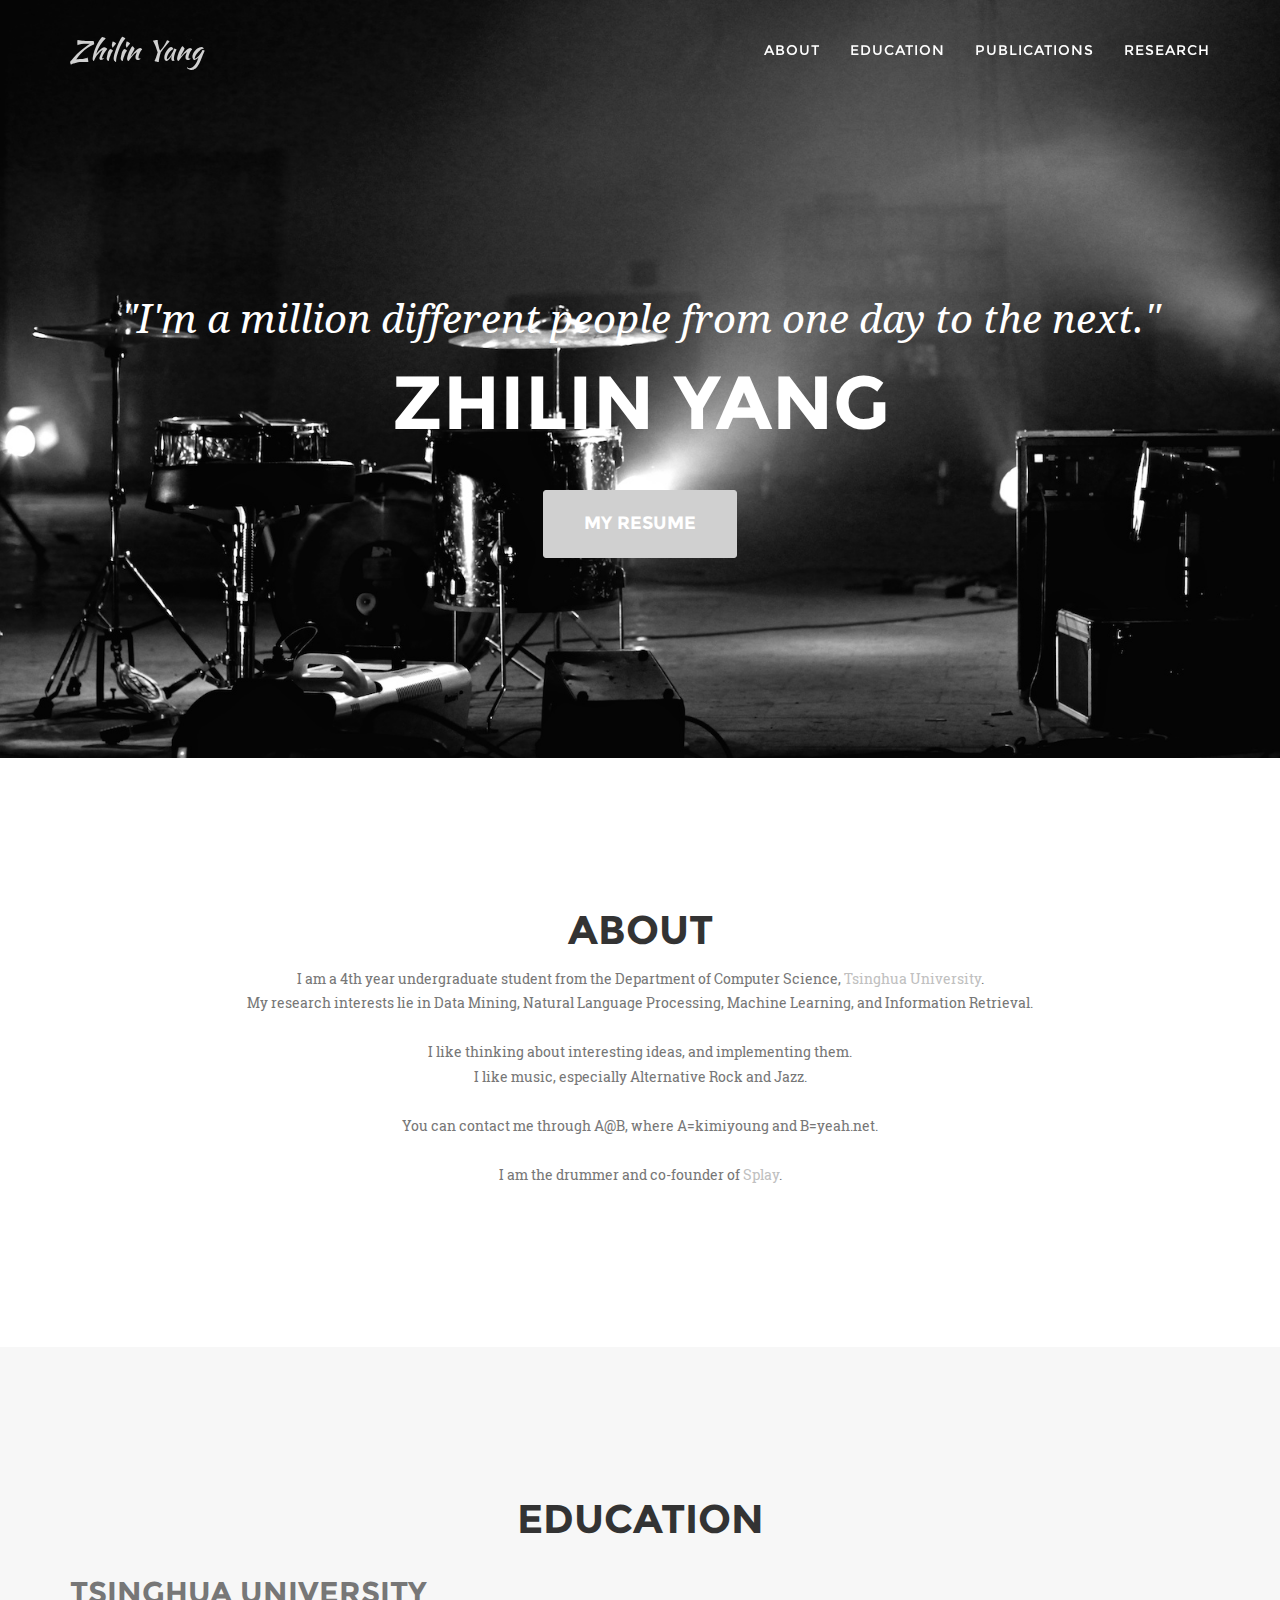
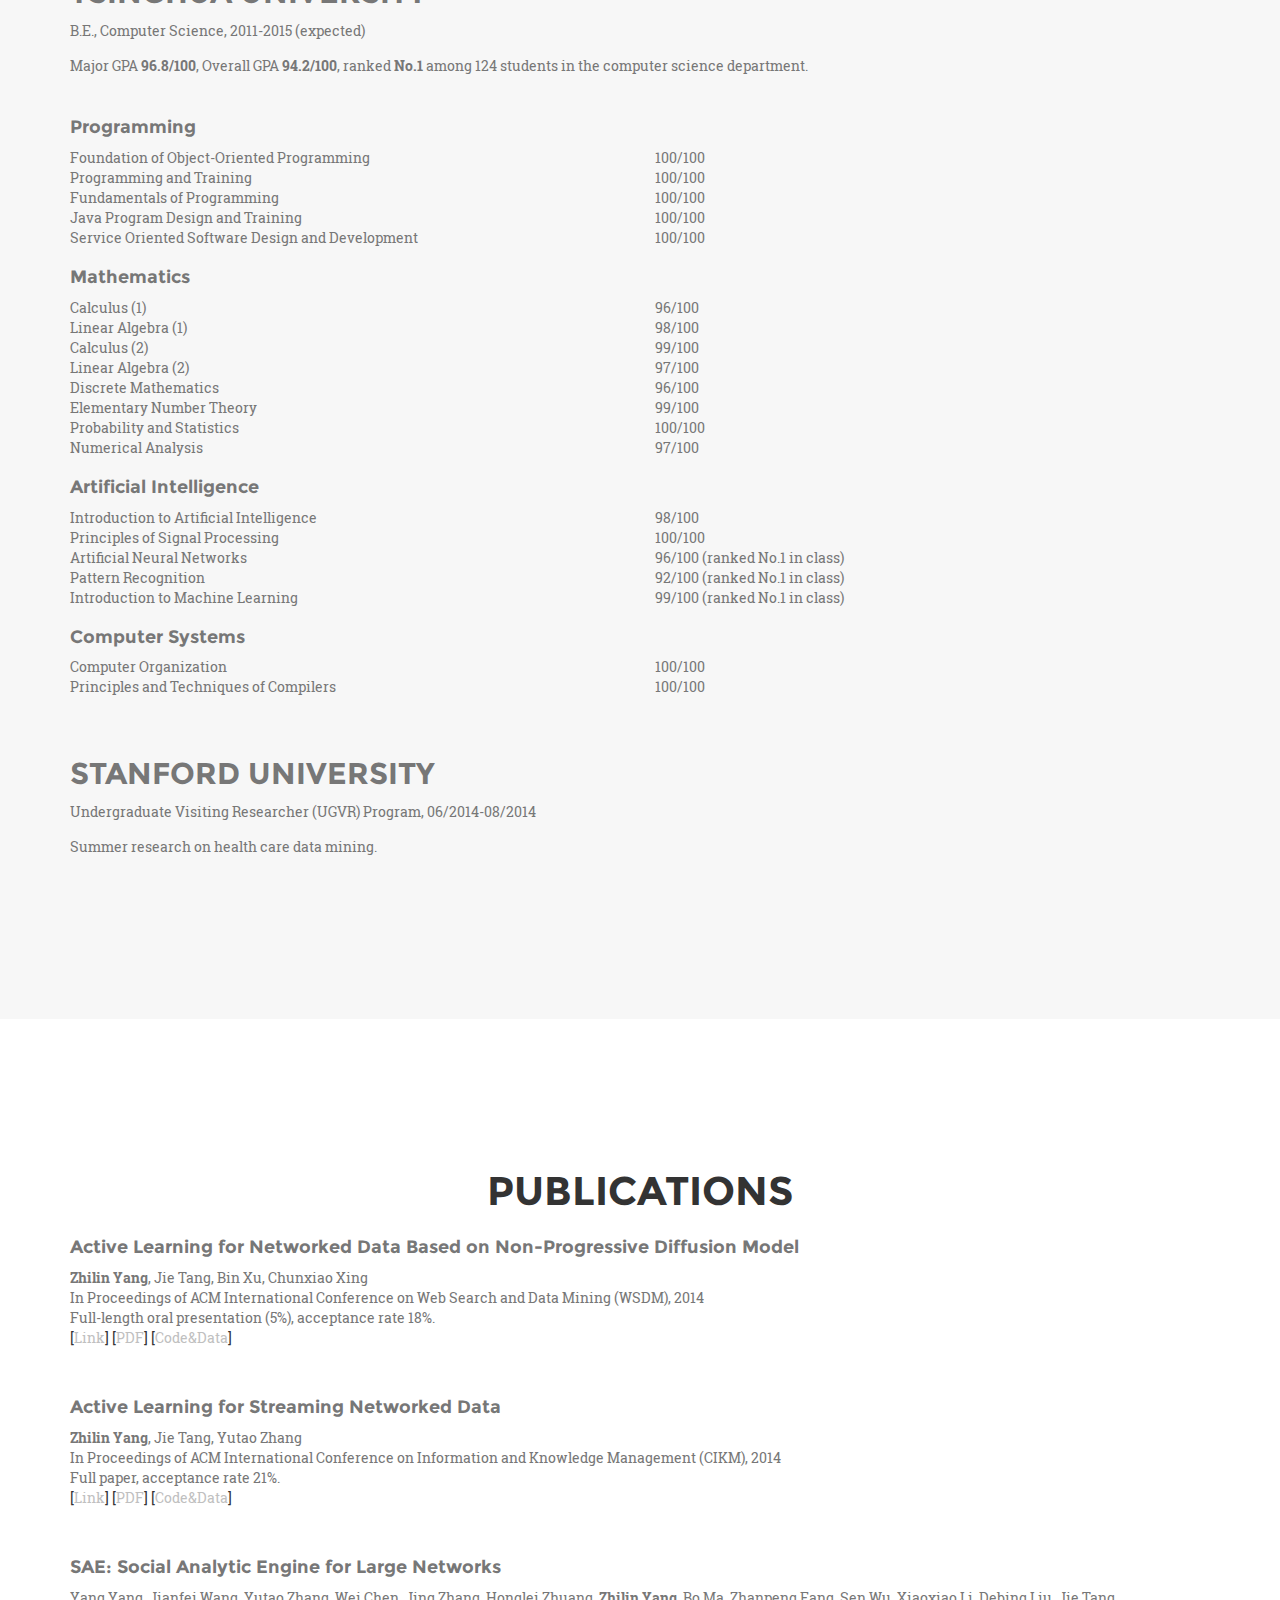
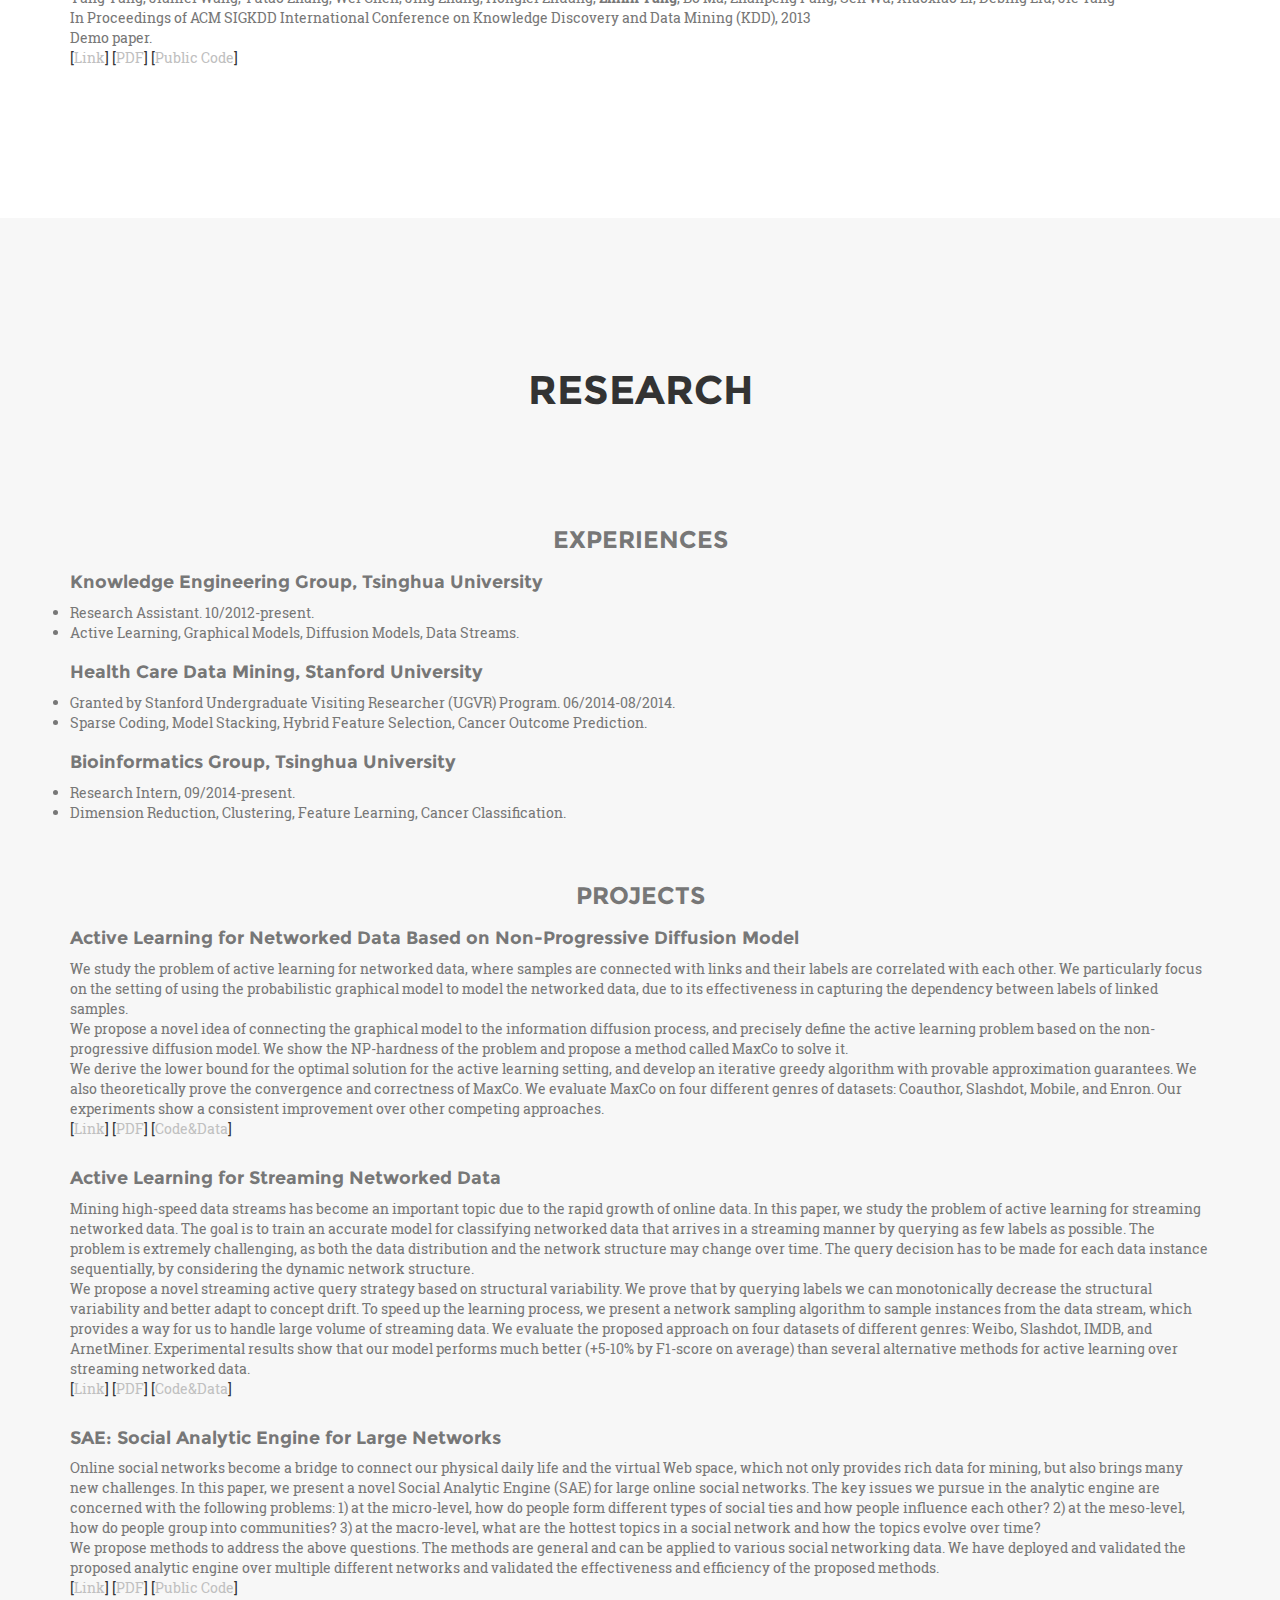
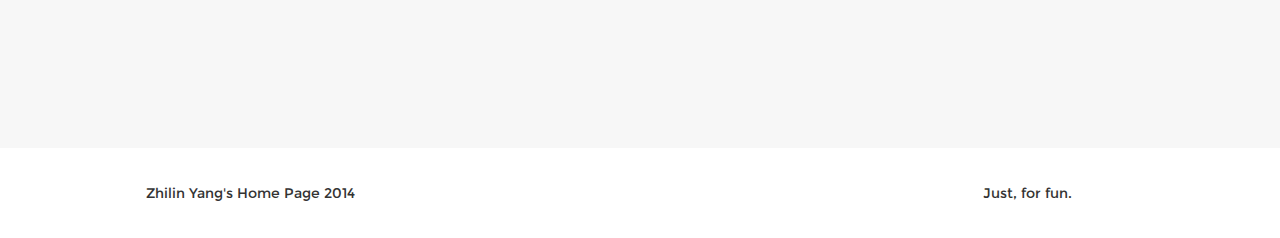
<file: temp.html>
<!DOCTYPE html>
<html lang="en">

<head>

    <meta charset="utf-8">
    <meta http-equiv="X-UA-Compatible" content="IE=edge">
    <meta name="viewport" content="width=device-width, initial-scale=1">
    <meta name="description" content="Zhilin Yang, a 4th year undergraduate student from Tsinghua University">
    <meta name="author" content="Zhilin Yang">
    <meta name="keywords" content="Zhilin Yang, Data Mining, Machine Learning, Natural Language Processing, Information Retrieval, Tsinghua, Computer Science, Stanford">

    <title>Zhilin Yang's Home Page</title>

    <!-- Bootstrap Core CSS -->
    <link href="css/bootstrap.min.css" rel="stylesheet">

    <!-- Custom CSS -->
    <link href="css/agency.css" rel="stylesheet">

    <!-- Custom Fonts -->
    <link href="font-awesome-4.1.0/css/font-awesome.min.css" rel="stylesheet" type="text/css">
    <!--link href="http://fonts.googleapis.com/css?family=Montserrat:400,700" rel="stylesheet" type="text/css"-->
    <link href="css/font-1.css" rel="stylesheet" type="text/css">
    <!--link href='http://fonts.googleapis.com/css?family=Kaushan+Script' rel='stylesheet' type='text/css'-->
    <!--link href='http://fonts.googleapis.com/css?family=Droid+Serif:400,700,400italic,700italic' rel='stylesheet' type='text/css'-->
    <!--link href='http://fonts.googleapis.com/css?family=Roboto+Slab:400,100,300,700' rel='stylesheet' type='text/css'-->

    <!-- HTML5 Shim and Respond.js IE8 support of HTML5 elements and media queries -->
    <!-- WARNING: Respond.js doesn't work if you view the page via file:// -->
    <!--[if lt IE 9]>
        <script src="https://oss.maxcdn.com/libs/html5shiv/3.7.0/html5shiv.js"></script>
        <script src="https://oss.maxcdn.com/libs/respond.js/1.4.2/respond.min.js"></script>
    <![endif]-->

</head>

<body id="page-top" class="index">

    <!-- Navigation -->
    <nav class="navbar navbar-default navbar-fixed-top">
        <div class="container">
            <!-- Brand and toggle get grouped for better mobile display -->
            <div class="navbar-header page-scroll">
                <button type="button" class="navbar-toggle" data-toggle="collapse" data-target="#bs-example-navbar-collapse-1">
                    <span class="sr-only">Toggle navigation</span>
                    <span class="icon-bar"></span>
                    <span class="icon-bar"></span>
                    <span class="icon-bar"></span>
                </button>
                <a class="navbar-brand page-scroll" href="#page-top">Zhilin Yang</a>
            </div>

            <!-- Collect the nav links, forms, and other content for toggling -->
            <div class="collapse navbar-collapse" id="bs-example-navbar-collapse-1">
                <ul class="nav navbar-nav navbar-right">
                    <li class="hidden">
                        <a href="#page-top"></a>
                    </li>
                    <li>
                        <a class="page-scroll" href="#about">About</a>
                    </li>
                    <li>
                    <a class="page-scroll" href="#education">Education</a>
                    </li>
                    <li>
                        <a class="page-scroll" href="#pub">Publications</a>
                    </li>
                    <li>
                        <a class="page-scroll" href="#research">Research</a>
                    </li>
                    <!--li>
                        <a class="page-scroll" href="#contact">Contact</a>
                    </li-->
                </ul>
            </div>
            <!-- /.navbar-collapse -->
        </div>
        <!-- /.container-fluid -->
    </nav>

    <!-- Header -->
    <header>
        <div class="container">
            <div class="intro-text">
                <div class="intro-lead-in">"I'm a million different people from one day to the next."</div>
                <div class="intro-heading">Zhilin Yang</div>
                <a href="./papers/cv.pdf" class="page-scroll btn btn-xl">My Resume</a>
            </div>
        </div>
    </header>
    
    <section id="about">
        <div class="container">
            <div class="row">
                <div class="col-lg-12 text-center">
                    <h2 class="section-heading">About</h2>
                </div>
                <div class="col-md-12 text-center">
                    <p class="text-muted">I am a 4th year undergraduate student from the Department of Computer Science, <a href="http://www.tsinghua.edu.cn/publish/newthuen/index.html">Tsinghua University</a>. <br> My research interests lie in Data Mining, Natural Language Processing, Machine Learning, and Information Retrieval. <br> <br> I like thinking about interesting ideas, and implementing them. <br> I like music, especially Alternative Rock and Jazz. <br> <br> You can contact me through A@B, where A=kimiyoung and B=yeah.net.
                    <br> <br> I am the drummer and co-founder of <a href="http://zrfanzy.github.io/splay/">Splay</a>. </p>
                </div>
            </div>
        </div>
    </section>

    <section id="education" class="bg-light-gray">
        <div class="container">
            <div class="row">
                <div class="col-lg-12 text-center">
                    <h2 class="section-heading">Education</h2>
                </div>
                <div class="col-lg-12">
                    <h2 class="section-subheading text-muted">Tsinghua University</h2>
                </div>
                <div class="col-md-12">
                    <p class="text-muted">B.E., Computer Science, 2011-2015 (expected)</p>
                    <p class="text-muted">Major GPA <b>96.8/100</b>, Overall GPA <b>94.2/100</b>, ranked <b>No.1</b> among 124 students in the computer science department.</p>
                </div>
            </div>

            <br> 

            <div class="row">
                <div class="col-lg-12">
                    <h4 class="text-muted">Programming</h4>
                </div>
            </div>
            <div class="row">
                <div class="col-md-6 text-muted">Foundation of Object-Oriented Programming</div>
                <div class="col-md-6 text-muted">100/100</div>
            </div>
            <div class="row">
                <div class="col-md-6 text-muted">Programming and Training</div>
                <div class="col-md-6 text-muted">100/100</div>
            </div>
            <div class="row">
                <div class="col-md-6 text-muted">Fundamentals of Programming</div>
                <div class="col-md-6 text-muted">100/100</div>
            </div>
            <div class="row">
                <div class="col-md-6 text-muted">Java Program Design and Training</div>
                <div class="col-md-6 text-muted">100/100</div>
            </div>
            <div class="row">
                <div class="col-md-6 text-muted">Service Oriented Software Design and Development</div>
                <div class="col-md-6 text-muted">100/100</div>
            </div>

            <p></p>
            <p></p>
            <div class="row">
                <div class="col-lg-12">
                    <h4 class="text-muted">Mathematics</h4>
                </div>
            </div>
            <div class="row">
                <div class="col-md-6 text-muted">Calculus (1)</div>
                <div class="col-md-6 text-muted">96/100</div>
            </div>
            <div class="row">
                <div class="col-md-6 text-muted">Linear Algebra (1)</div>
                <div class="col-md-6 text-muted">98/100</div>
            </div>
            <div class="row">
                <div class="col-md-6 text-muted">Calculus (2)</div>
                <div class="col-md-6 text-muted">99/100</div>
            </div>
            <div class="row">
                <div class="col-md-6 text-muted">Linear Algebra (2)</div>
                <div class="col-md-6 text-muted">97/100</div>
            </div>
            <div class="row">
                <div class="col-md-6 text-muted">Discrete Mathematics</div>
                <div class="col-md-6 text-muted">96/100</div>
            </div>
            <div class="row">
                <div class="col-md-6 text-muted">Elementary Number Theory</div>
                <div class="col-md-6 text-muted">99/100</div>
            </div>
            <div class="row">
                <div class="col-md-6 text-muted">Probability and Statistics</div>
                <div class="col-md-6 text-muted">100/100</div>
            </div>
            <div class="row">
                <div class="col-md-6 text-muted">Numerical Analysis</div>
                <div class="col-md-6 text-muted">97/100</div>
            </div>

            <p></p>
            <p></p>
            <div class="row">
                <div class="col-lg-12">
                    <h4 class="text-muted">Artificial Intelligence</h4>
                </div>
            </div>
            <div class="row">
                <div class="col-md-6 text-muted">Introduction to Artificial Intelligence</div>
                <div class="col-md-6 text-muted">98/100</div>
            </div>
            <div class="row">
                <div class="col-md-6 text-muted">Principles of Signal Processing</div>
                <div class="col-md-6 text-muted">100/100</div>
            </div>
            <div class="row">
                <div class="col-md-6 text-muted">Artificial Neural Networks</div>
                <div class="col-md-6 text-muted">96/100 (ranked No.1 in class)</div>
            </div>
            <div class="row">
                <div class="col-md-6 text-muted">Pattern Recognition</div>
                <div class="col-md-6 text-muted">92/100 (ranked No.1 in class)</div>
            </div>
            <div class="row">
                <div class="col-md-6 text-muted">Introduction to Machine Learning</div>
                <div class="col-md-6 text-muted">99/100 (ranked No.1 in class)</div>
            </div>

            <p></p>
            <p></p>
            <div class="row">
                <div class="col-lg-12">
                    <h4 class="text-muted">Computer Systems</h4>
                </div>
            </div>
            <div class="row">
                <div class="col-md-6 text-muted">Computer Organization</div>
                <div class="col-md-6 text-muted">100/100</div>
            </div>
            <div class="row">
                <div class="col-md-6 text-muted">Principles and Techniques of Compilers</div>
                <div class="col-md-6 text-muted">100/100</div>
            </div>

            <br><br>

            <div class="row">
                <div class="col-lg-12">
                    <h2 class="section-subheading text-muted">Stanford University</h2>
                </div>
                <div class="col-md-12">
                    <p class="text-muted">Undergraduate Visiting Researcher (UGVR) Program, 06/2014-08/2014</p>
                    <p class="text-muted">Summer research on health care data mining.</p>
                </div>
            </div>

        </div>
    </section>
    
    <section id="pub">
        <div class="container">
            <div class="row">
                <div class="col-lg-12 text-center">
                    <h2 class="section-heading">Publications</h2>
                </div>
            </div>

            <div class="row">
                <div class="col-lg-12">
                    <h4 class="text-muted">Active Learning for Networked Data Based on Non-Progressive Diffusion Model</h4>
                </div>
                <div class="col-md-12 text-muted">
                    <b>Zhilin Yang</b>, Jie Tang, Bin Xu, Chunxiao Xing
                </div>
                <div class="col-md-12 text-muted">
                    In Proceedings of ACM International Conference on Web Search and Data Mining (WSDM), 2014
                </div>
                <div class="col-md-12 text-muted">
                    Full-length oral presentation (5%), acceptance rate 18%.
                </div>
                <div class="col-md-12">
                    [<a href="www.wsdm-conference.org/2014/">Link</a>] [<a href="./papers/yang-wsdm-2014.pdf">PDF</a>] [<a href="https://github.com/kimiyoung/wsdm14">Code&amp;Data</a>]
                </div>
            </div>

            <br></br>
            <div class="row">
                <div class="col-lg-12">
                    <h4 class="text-muted">Active Learning for Streaming Networked Data</h4>
                </div>
                <div class="col-md-12 text-muted">
                    <b>Zhilin Yang</b>, Jie Tang, Yutao Zhang
                </div>
                <div class="col-md-12 text-muted">
                    In Proceedings of ACM International Conference on Information and Knowledge Management (CIKM), 2014
                </div>
                <div class="col-md-12 text-muted">
                    Full paper, acceptance rate 21%.
                </div>
                <div class="col-md-12">
                    [<a href="cikm2014.fudan.edu.cn">Link</a>] [<a href="./papers/yang-cikm-2014.pdf">PDF</a>] [<a href="https://github.com/kimiyoung/CIKM2014">Code&amp;Data</a>]
                </div>
            </div>

            <br></br>
            <div class="row">
                <div class="col-lg-12">
                    <h4 class="text-muted">SAE: Social Analytic Engine for Large Networks</h4>
                </div>
                <div class="col-md-12 text-muted">
                    Yang Yang, Jianfei Wang, Yutao Zhang, Wei Chen, Jing Zhang, Honglei Zhuang, <b>Zhilin Yang</b>, Bo Ma, Zhanpeng Fang, Sen Wu, Xiaoxiao Li, Debing Liu, Jie Tang
                </div>
                <div class="col-md-12 text-muted">
                    In Proceedings of ACM SIGKDD International Conference on Knowledge Discovery and Data Mining (KDD), 2013
                </div>
                <div class="col-md-12 text-muted">
                    Demo paper.
                </div>
                <div class="col-md-12">
                    [<a href="http://www.kdd.org/kdd2013/">Link</a>] [<a href="./papers/yang-kdd-2013.pdf">PDF</a>] [<a href="https://github.com/THUKEG/saedb">Public Code</a>]
                </div>
            </div>
        </div>
    </section>

    <section id="research" class="bg-light-gray">
        <div class="container">
            <div class="row">
                <div class="col-lg-12 text-center">
                    <h2 class="section-heading">Research</h2>
                </div>
            </div>

            <br></br>
            <br></br>
            
            <div class="row text-center">
                <div class="col-lg-12">
                    <h3 class="text-muted">Experiences</h3>
                </div>
            </div>

            <div class="row">
                <div class="col-lg-12">
                    <h4 class="text-muted">Knowledge Engineering Group, Tsinghua University</h4>
                </div>
                <div class="col-md-12 text-muted">
                    <li>
                    Research Assistant. 10/2012-present.
                    </li>
                    <li>
                    Active Learning, Graphical Models, Diffusion Models, Data Streams.
                    </li>
                </div>
            </div>
            <p></p>
            <p></p>

            <div class="row">
                <div class="col-lg-12">
                    <h4 class="text-muted">Health Care Data Mining, Stanford University</h4>
                </div>
                <div class="col-md-12 text-muted">
                    <li>
                    Granted by Stanford Undergraduate Visiting Researcher (UGVR) Program. 06/2014-08/2014.
                    </li>
                </div>
                <div class="col-md-12 text-muted">
                    <li>
                    Sparse Coding, Model Stacking, Hybrid Feature Selection, Cancer Outcome Prediction.
                    </li>
                </div>

            </div>
            <p></p>
            <p></p>

            <div class="row">
                <div class="col-lg-12">
                    <h4 class="text-muted">Bioinformatics Group, Tsinghua University</h4>
                </div>
                <div class="col-md-12 text-muted">
                    <li>
                    Research Intern, 09/2014-present.
                    </li>
                </div>
                <div class="col-md-12 text-muted">
                    <li>
                    Dimension Reduction, Clustering, Feature Learning, Cancer Classification.
                    </li>
                </div>
            </div>

            <br></br>

            <div class="row text-center">
                <div class="col-lg-12">
                    <h3 class="text-muted">Projects</h3>
                </div>
            </div>

            <div class="row">
                <div class="col-lg-12">
                    <h4 class="text-muted">Active Learning for Networked Data Based on Non-Progressive Diffusion Model</h4>
                </div>
                <div class="col-md-12 text-muted">
                    We study the problem of active learning for networked data,
where samples are connected with links and their labels are
correlated with each other. We particularly focus on the
setting of using the probabilistic graphical model to model
the networked data, due to its effectiveness in capturing the
dependency between labels of linked samples. <br>
We propose a novel idea of connecting the graphical model
to the information diffusion process, and precisely define the
active learning problem based on the non-progressive diffusion
model. We show the NP-hardness of the problem and
propose a method called MaxCo to solve it. <br> We derive the
lower bound for the optimal solution for the active learning
setting, and develop an iterative greedy algorithm with
provable approximation guarantees. We also theoretically
prove the convergence and correctness of MaxCo.
We evaluate MaxCo on four different genres of datasets:
Coauthor, Slashdot, Mobile, and Enron. Our experiments
show a consistent improvement over other competing approaches.
                </div>
                <div class="col-md-12">
                    [<a href="www.wsdm-conference.org/2014/">Link</a>] [<a href="./papers/yang-wsdm-2014.pdf">PDF</a>] [<a href="https://github.com/kimiyoung/wsdm14">Code&amp;Data</a>]
                </div>
            </div>
            <br>

            <div class="row">
                <div class="col-lg-12">
                    <h4 class="text-muted">Active Learning for Streaming Networked Data</h4>
                </div>
                <div class="col-md-12 text-muted">
                    Mining high-speed data streams has become an important topic due
to the rapid growth of online data. In this paper, we study the problem
of active learning for streaming networked data. The goal is to
train an accurate model for classifying networked data that arrives
in a streaming manner by querying as few labels as possible. The
problem is extremely challenging, as both the data distribution and
the network structure may change over time. The query decision
has to be made for each data instance sequentially, by considering
the dynamic network structure.<br>
We propose a novel streaming active query strategy based on
structural variability. We prove that by querying labels we can
monotonically decrease the structural variability and better adapt to
concept drift. To speed up the learning process, we present a network
sampling algorithm to sample instances from the data stream,
which provides a way for us to handle large volume of streaming
data. We evaluate the proposed approach on four datasets of different
genres: Weibo, Slashdot, IMDB, and ArnetMiner. Experimental
results show that our model performs much better (+5-10%
by F1-score on average) than several alternative methods for active
learning over streaming networked data.
                </div>
                <div class="col-md-12">
                    [<a href="cikm2014.fudan.edu.cn">Link</a>] [<a href="./papers/yang-cikm-2014.pdf">PDF</a>] [<a href="https://github.com/kimiyoung/CIKM2014">Code&amp;Data</a>]
                </div>
            </div>
            <br>

            <div class="row">
                <div class="col-lg-12">
                    <h4 class="text-muted">SAE: Social Analytic Engine for Large Networks</h4>
                </div>
                <div class="col-md-12 text-muted">
                    Online social networks become a bridge to connect our physical
daily life and the virtual Web space, which not only
provides rich data for mining, but also brings many new
challenges. In this paper, we present a novel Social Analytic
Engine (SAE) for large online social networks. The key issues
we pursue in the analytic engine are concerned with
the following problems: 1) at the micro-level, how do people
form different types of social ties and how people influence
each other? 2) at the meso-level, how do people group into
communities? 3) at the macro-level, what are the hottest
topics in a social network and how the topics evolve over
time? <br>
We propose methods to address the above questions. The
methods are general and can be applied to various social
networking data. We have deployed and validated the proposed
analytic engine over multiple different networks and
validated the effectiveness and efficiency of the proposed
methods.
                </div>
                <div class="col-md-12">
                    [<a href="http://www.kdd.org/kdd2013/">Link</a>] [<a href="./papers/yang-kdd-2013.pdf">PDF</a>] [<a href="https://github.com/THUKEG/saedb">Public Code</a>]
                </div>
            </div>

        </div>
    </section>

    <footer>
        <div class="container">
            <div class="row">
                <div class="col-md-4">
                    <!--span class="copyright">Copyright &copy; Zhilin Yang's Home Page 2014</span-->
                    <span class="copyright">Zhilin Yang's Home Page 2014</span>
                </div>
                <div class="col-md-4">
                    <!--ul class="list-inline social-buttons">
                        <li><a href="#"><i class="fa fa-twitter"></i></a>
                        </li>
                        <li><a href="#"><i class="fa fa-facebook"></i></a>
                        </li>
                        <li><a href="#"><i class="fa fa-linkedin"></i></a>
                        </li>
                    </ul-->
                </div>
                <div class="col-md-4">
                    <ul class="list-inline quicklinks">
                        <li>Just, for fun.
                        </li>
                        <!--li><a href="#">Terms of Use</a>
                        </li-->
                    </ul>
                </div>
            </div>
        </div>
    </footer>


    <!--
    <section id="services">
        <div class="container">
            <div class="row">
                <div class="col-lg-12 text-center">
                    <h2 class="section-heading">Services</h2>
                    <h3 class="section-subheading text-muted">Lorem ipsum dolor sit amet consectetur.</h3>
                </div>
            </div>
            <div class="row text-center">
                <div class="col-md-4">
                    <span class="fa-stack fa-4x">
                        <i class="fa fa-circle fa-stack-2x text-primary"></i>
                        <i class="fa fa-shopping-cart fa-stack-1x fa-inverse"></i>
                    </span>
                    <h4 class="service-heading">E-Commerce</h4>
                    <p class="text-muted">Lorem ipsum dolor sit amet, consectetur adipisicing elit. Minima maxime quam architecto quo inventore harum ex magni, dicta impedit.</p>
                </div>
                <div class="col-md-4">
                    <span class="fa-stack fa-4x">
                        <i class="fa fa-circle fa-stack-2x text-primary"></i>
                        <i class="fa fa-laptop fa-stack-1x fa-inverse"></i>
                    </span>
                    <h4 class="service-heading">Responsive Design</h4>
                    <p class="text-muted">Lorem ipsum dolor sit amet, consectetur adipisicing elit. Minima maxime quam architecto quo inventore harum ex magni, dicta impedit.</p>
                </div>
                <div class="col-md-4">
                    <span class="fa-stack fa-4x">
                        <i class="fa fa-circle fa-stack-2x text-primary"></i>
                        <i class="fa fa-lock fa-stack-1x fa-inverse"></i>
                    </span>
                    <h4 class="service-heading">Web Security</h4>
                    <p class="text-muted">Lorem ipsum dolor sit amet, consectetur adipisicing elit. Minima maxime quam architecto quo inventore harum ex magni, dicta impedit.</p>
                </div>
            </div>
        </div>
    </section>

    <section id="portfolio" class="bg-light-gray">
        <div class="container">
            <div class="row">
                <div class="col-lg-12 text-center">
                    <h2 class="section-heading">Portfolio</h2>
                    <h3 class="section-subheading text-muted">Lorem ipsum dolor sit amet consectetur.</h3>
                </div>
            </div>
            <div class="row">
                <div class="col-md-4 col-sm-6 portfolio-item">
                    <a href="#portfolioModal1" class="portfolio-link" data-toggle="modal">
                        <div class="portfolio-hover">
                            <div class="portfolio-hover-content">
                                <i class="fa fa-plus fa-3x"></i>
                            </div>
                        </div>
                        <img src="img/portfolio/roundicons.png" class="img-responsive" alt="">
                    </a>
                    <div class="portfolio-caption">
                        <h4>Round Icons</h4>
                        <p class="text-muted">Graphic Design</p>
                    </div>
                </div>
                <div class="col-md-4 col-sm-6 portfolio-item">
                    <a href="#portfolioModal2" class="portfolio-link" data-toggle="modal">
                        <div class="portfolio-hover">
                            <div class="portfolio-hover-content">
                                <i class="fa fa-plus fa-3x"></i>
                            </div>
                        </div>
                        <img src="img/portfolio/startup-framework.png" class="img-responsive" alt="">
                    </a>
                    <div class="portfolio-caption">
                        <h4>Startup Framework</h4>
                        <p class="text-muted">Website Design</p>
                    </div>
                </div>
                <div class="col-md-4 col-sm-6 portfolio-item">
                    <a href="#portfolioModal3" class="portfolio-link" data-toggle="modal">
                        <div class="portfolio-hover">
                            <div class="portfolio-hover-content">
                                <i class="fa fa-plus fa-3x"></i>
                            </div>
                        </div>
                        <img src="img/portfolio/treehouse.png" class="img-responsive" alt="">
                    </a>
                    <div class="portfolio-caption">
                        <h4>Treehouse</h4>
                        <p class="text-muted">Website Design</p>
                    </div>
                </div>
                <div class="col-md-4 col-sm-6 portfolio-item">
                    <a href="#portfolioModal4" class="portfolio-link" data-toggle="modal">
                        <div class="portfolio-hover">
                            <div class="portfolio-hover-content">
                                <i class="fa fa-plus fa-3x"></i>
                            </div>
                        </div>
                        <img src="img/portfolio/golden.png" class="img-responsive" alt="">
                    </a>
                    <div class="portfolio-caption">
                        <h4>Golden</h4>
                        <p class="text-muted">Website Design</p>
                    </div>
                </div>
                <div class="col-md-4 col-sm-6 portfolio-item">
                    <a href="#portfolioModal5" class="portfolio-link" data-toggle="modal">
                        <div class="portfolio-hover">
                            <div class="portfolio-hover-content">
                                <i class="fa fa-plus fa-3x"></i>
                            </div>
                        </div>
                        <img src="img/portfolio/escape.png" class="img-responsive" alt="">
                    </a>
                    <div class="portfolio-caption">
                        <h4>Escape</h4>
                        <p class="text-muted">Website Design</p>
                    </div>
                </div>
                <div class="col-md-4 col-sm-6 portfolio-item">
                    <a href="#portfolioModal6" class="portfolio-link" data-toggle="modal">
                        <div class="portfolio-hover">
                            <div class="portfolio-hover-content">
                                <i class="fa fa-plus fa-3x"></i>
                            </div>
                        </div>
                        <img src="img/portfolio/dreams.png" class="img-responsive" alt="">
                    </a>
                    <div class="portfolio-caption">
                        <h4>Dreams</h4>
                        <p class="text-muted">Website Design</p>
                    </div>
                </div>
            </div>
        </div>
    </section>

    <section id="about">
        <div class="container">
            <div class="row">
                <div class="col-lg-12 text-center">
                    <h2 class="section-heading">About</h2>
                    <h3 class="section-subheading text-muted">Lorem ipsum dolor sit amet consectetur.</h3>
                </div>
            </div>
            <div class="row">
                <div class="col-lg-12">
                    <ul class="timeline">
                        <li>
                            <div class="timeline-image">
                                <img class="img-circle img-responsive" src="img/about/1.jpg" alt="">
                            </div>
                            <div class="timeline-panel">
                                <div class="timeline-heading">
                                    <h4>2009-2011</h4>
                                    <h4 class="subheading">Our Humble Beginnings</h4>
                                </div>
                                <div class="timeline-body">
                                    <p class="text-muted">Lorem ipsum dolor sit amet, consectetur adipisicing elit. Sunt ut voluptatum eius sapiente, totam reiciendis temporibus qui quibusdam, recusandae sit vero unde, sed, incidunt et ea quo dolore laudantium consectetur!</p>
                                </div>
                            </div>
                        </li>
                        <li class="timeline-inverted">
                            <div class="timeline-image">
                                <img class="img-circle img-responsive" src="img/about/2.jpg" alt="">
                            </div>
                            <div class="timeline-panel">
                                <div class="timeline-heading">
                                    <h4>March 2011</h4>
                                    <h4 class="subheading">An Agency is Born</h4>
                                </div>
                                <div class="timeline-body">
                                    <p class="text-muted">Lorem ipsum dolor sit amet, consectetur adipisicing elit. Sunt ut voluptatum eius sapiente, totam reiciendis temporibus qui quibusdam, recusandae sit vero unde, sed, incidunt et ea quo dolore laudantium consectetur!</p>
                                </div>
                            </div>
                        </li>
                        <li>
                            <div class="timeline-image">
                                <img class="img-circle img-responsive" src="img/about/3.jpg" alt="">
                            </div>
                            <div class="timeline-panel">
                                <div class="timeline-heading">
                                    <h4>December 2012</h4>
                                    <h4 class="subheading">Transition to Full Service</h4>
                                </div>
                                <div class="timeline-body">
                                    <p class="text-muted">Lorem ipsum dolor sit amet, consectetur adipisicing elit. Sunt ut voluptatum eius sapiente, totam reiciendis temporibus qui quibusdam, recusandae sit vero unde, sed, incidunt et ea quo dolore laudantium consectetur!</p>
                                </div>
                            </div>
                        </li>
                        <li class="timeline-inverted">
                            <div class="timeline-image">
                                <img class="img-circle img-responsive" src="img/about/4.jpg" alt="">
                            </div>
                            <div class="timeline-panel">
                                <div class="timeline-heading">
                                    <h4>July 2014</h4>
                                    <h4 class="subheading">Phase Two Expansion</h4>
                                </div>
                                <div class="timeline-body">
                                    <p class="text-muted">Lorem ipsum dolor sit amet, consectetur adipisicing elit. Sunt ut voluptatum eius sapiente, totam reiciendis temporibus qui quibusdam, recusandae sit vero unde, sed, incidunt et ea quo dolore laudantium consectetur!</p>
                                </div>
                            </div>
                        </li>
                        <li class="timeline-inverted">
                            <div class="timeline-image">
                                <h4>Be Part
                                    <br>Of Our
                                    <br>Story!</h4>
                            </div>
                        </li>
                    </ul>
                </div>
            </div>
        </div>
    </section>

    <section id="team" class="bg-light-gray">
        <div class="container">
            <div class="row">
                <div class="col-lg-12 text-center">
                    <h2 class="section-heading">Our Amazing Team</h2>
                    <h3 class="section-subheading text-muted">Lorem ipsum dolor sit amet consectetur.</h3>
                </div>
            </div>
            <div class="row">
                <div class="col-sm-4">
                    <div class="team-member">
                        <img src="img/team/1.jpg" class="img-responsive img-circle" alt="">
                        <h4>Kay Garland</h4>
                        <p class="text-muted">Lead Designer</p>
                        <ul class="list-inline social-buttons">
                            <li><a href="#"><i class="fa fa-twitter"></i></a>
                            </li>
                            <li><a href="#"><i class="fa fa-facebook"></i></a>
                            </li>
                            <li><a href="#"><i class="fa fa-linkedin"></i></a>
                            </li>
                        </ul>
                    </div>
                </div>
                <div class="col-sm-4">
                    <div class="team-member">
                        <img src="img/team/2.jpg" class="img-responsive img-circle" alt="">
                        <h4>Larry Parker</h4>
                        <p class="text-muted">Lead Marketer</p>
                        <ul class="list-inline social-buttons">
                            <li><a href="#"><i class="fa fa-twitter"></i></a>
                            </li>
                            <li><a href="#"><i class="fa fa-facebook"></i></a>
                            </li>
                            <li><a href="#"><i class="fa fa-linkedin"></i></a>
                            </li>
                        </ul>
                    </div>
                </div>
                <div class="col-sm-4">
                    <div class="team-member">
                        <img src="img/team/3.jpg" class="img-responsive img-circle" alt="">
                        <h4>Diana Pertersen</h4>
                        <p class="text-muted">Lead Developer</p>
                        <ul class="list-inline social-buttons">
                            <li><a href="#"><i class="fa fa-twitter"></i></a>
                            </li>
                            <li><a href="#"><i class="fa fa-facebook"></i></a>
                            </li>
                            <li><a href="#"><i class="fa fa-linkedin"></i></a>
                            </li>
                        </ul>
                    </div>
                </div>
            </div>
            <div class="row">
                <div class="col-lg-8 col-lg-offset-2 text-center">
                    <p class="large text-muted">Lorem ipsum dolor sit amet, consectetur adipisicing elit. Aut eaque, laboriosam veritatis, quos non quis ad perspiciatis, totam corporis ea, alias ut unde.</p>
                </div>
            </div>
        </div>
    </section>

    <aside class="clients">
        <div class="container">
            <div class="row">
                <div class="col-md-3 col-sm-6">
                    <a href="#">
                        <img src="img/logos/envato.jpg" class="img-responsive img-centered" alt="">
                    </a>
                </div>
                <div class="col-md-3 col-sm-6">
                    <a href="#">
                        <img src="img/logos/designmodo.jpg" class="img-responsive img-centered" alt="">
                    </a>
                </div>
                <div class="col-md-3 col-sm-6">
                    <a href="#">
                        <img src="img/logos/themeforest.jpg" class="img-responsive img-centered" alt="">
                    </a>
                </div>
                <div class="col-md-3 col-sm-6">
                    <a href="#">
                        <img src="img/logos/creative-market.jpg" class="img-responsive img-centered" alt="">
                    </a>
                </div>
            </div>
        </div>
    </aside>

    <section id="contact">
        <div class="container">
            <div class="row">
                <div class="col-lg-12 text-center">
                    <h2 class="section-heading">Contact Us</h2>
                    <h3 class="section-subheading text-muted">Lorem ipsum dolor sit amet consectetur.</h3>
                </div>
            </div>
            <div class="row">
                <div class="col-lg-12">
                    <form name="sentMessage" id="contactForm" novalidate>
                        <div class="row">
                            <div class="col-md-6">
                                <div class="form-group">
                                    <input type="text" class="form-control" placeholder="Your Name *" id="name" required data-validation-required-message="Please enter your name.">
                                    <p class="help-block text-danger"></p>
                                </div>
                                <div class="form-group">
                                    <input type="email" class="form-control" placeholder="Your Email *" id="email" required data-validation-required-message="Please enter your email address.">
                                    <p class="help-block text-danger"></p>
                                </div>
                                <div class="form-group">
                                    <input type="tel" class="form-control" placeholder="Your Phone *" id="phone" required data-validation-required-message="Please enter your phone number.">
                                    <p class="help-block text-danger"></p>
                                </div>
                            </div>
                            <div class="col-md-6">
                                <div class="form-group">
                                    <textarea class="form-control" placeholder="Your Message *" id="message" required data-validation-required-message="Please enter a message."></textarea>
                                    <p class="help-block text-danger"></p>
                                </div>
                            </div>
                            <div class="clearfix"></div>
                            <div class="col-lg-12 text-center">
                                <div id="success"></div>
                                <button type="submit" class="btn btn-xl">Send Message</button>
                            </div>
                        </div>
                    </form>
                </div>
            </div>
        </div>
    </section>

    <footer>
        <div class="container">
            <div class="row">
                <div class="col-md-4">
                    <span class="copyright">Copyright &copy; Your Website 2014</span>
                </div>
                <div class="col-md-4">
                    <ul class="list-inline social-buttons">
                        <li><a href="#"><i class="fa fa-twitter"></i></a>
                        </li>
                        <li><a href="#"><i class="fa fa-facebook"></i></a>
                        </li>
                        <li><a href="#"><i class="fa fa-linkedin"></i></a>
                        </li>
                    </ul>
                </div>
                <div class="col-md-4">
                    <ul class="list-inline quicklinks">
                        <li><a href="#">Privacy Policy</a>
                        </li>
                        <li><a href="#">Terms of Use</a>
                        </li>
                    </ul>
                </div>
            </div>
        </div>
    </footer>

    <div class="portfolio-modal modal fade" id="portfolioModal1" tabindex="-1" role="dialog" aria-hidden="true">
        <div class="modal-content">
            <div class="close-modal" data-dismiss="modal">
                <div class="lr">
                    <div class="rl">
                    </div>
                </div>
            </div>
            <div class="container">
                <div class="row">
                    <div class="col-lg-8 col-lg-offset-2">
                        <div class="modal-body">
                            <h2>Project Name</h2>
                            <p class="item-intro text-muted">Lorem ipsum dolor sit amet consectetur.</p>
                            <img class="img-responsive" src="img/portfolio/roundicons-free.png" alt="">
                            <p>Use this area to describe your project. Lorem ipsum dolor sit amet, consectetur adipisicing elit. Est blanditiis dolorem culpa incidunt minus dignissimos deserunt repellat aperiam quasi sunt officia expedita beatae cupiditate, maiores repudiandae, nostrum, reiciendis facere nemo!</p>
                            <p>
                                <strong>Want these icons in this portfolio item sample?</strong>You can download 60 of them for free, courtesy of <a href="https://getdpd.com/cart/hoplink/18076?referrer=bvbo4kax5k8ogc">RoundIcons.com</a>, or you can purchase the 1500 icon set <a href="https://getdpd.com/cart/hoplink/18076?referrer=bvbo4kax5k8ogc">here</a>.</p>
                            <ul class="list-inline">
                                <li>Date: July 2014</li>
                                <li>Client: Round Icons</li>
                                <li>Category: Graphic Design</li>
                            </ul>
                            <button type="button" class="btn btn-primary" data-dismiss="modal"><i class="fa fa-times"></i> Close Project</button>
                        </div>
                    </div>
                </div>
            </div>
        </div>
    </div>

    <div class="portfolio-modal modal fade" id="portfolioModal2" tabindex="-1" role="dialog" aria-hidden="true">
        <div class="modal-content">
            <div class="close-modal" data-dismiss="modal">
                <div class="lr">
                    <div class="rl">
                    </div>
                </div>
            </div>
            <div class="container">
                <div class="row">
                    <div class="col-lg-8 col-lg-offset-2">
                        <div class="modal-body">
                            <h2>Project Heading</h2>
                            <p class="item-intro text-muted">Lorem ipsum dolor sit amet consectetur.</p>
                            <img class="img-responsive img-centered" src="img/portfolio/startup-framework-preview.png" alt="">
                            <p><a href="http://designmodo.com/startup/?u=787">Startup Framework</a> is a website builder for professionals. Startup Framework contains components and complex blocks (PSD+HTML Bootstrap themes and templates) which can easily be integrated into almost any design. All of these components are made in the same style, and can easily be integrated into projects, allowing you to create hundreds of solutions for your future projects.</p>
                            <p>You can preview Startup Framework <a href="http://designmodo.com/startup/?u=787">here</a>.</p>
                            <button type="button" class="btn btn-primary" data-dismiss="modal"><i class="fa fa-times"></i> Close Project</button>
                        </div>
                    </div>
                </div>
            </div>
        </div>
    </div>

    <div class="portfolio-modal modal fade" id="portfolioModal3" tabindex="-1" role="dialog" aria-hidden="true">
        <div class="modal-content">
            <div class="close-modal" data-dismiss="modal">
                <div class="lr">
                    <div class="rl">
                    </div>
                </div>
            </div>
            <div class="container">
                <div class="row">
                    <div class="col-lg-8 col-lg-offset-2">
                        <div class="modal-body">
                            <h2>Project Name</h2>
                            <p class="item-intro text-muted">Lorem ipsum dolor sit amet consectetur.</p>
                            <img class="img-responsive img-centered" src="img/portfolio/treehouse-preview.png" alt="">
                            <p>Treehouse is a free PSD web template built by <a href="https://www.behance.net/MathavanJaya">Mathavan Jaya</a>. This is bright and spacious design perfect for people or startup companies looking to showcase their apps or other projects.</p>
                            <p>You can download the PSD template in this portfolio sample item at <a href="http://freebiesxpress.com/gallery/treehouse-free-psd-web-template/">FreebiesXpress.com</a>.</p>
                            <button type="button" class="btn btn-primary" data-dismiss="modal"><i class="fa fa-times"></i> Close Project</button>
                        </div>
                    </div>
                </div>
            </div>
        </div>
    </div>

    <div class="portfolio-modal modal fade" id="portfolioModal4" tabindex="-1" role="dialog" aria-hidden="true">
        <div class="modal-content">
            <div class="close-modal" data-dismiss="modal">
                <div class="lr">
                    <div class="rl">
                    </div>
                </div>
            </div>
            <div class="container">
                <div class="row">
                    <div class="col-lg-8 col-lg-offset-2">
                        <div class="modal-body">
                            <h2>Project Name</h2>
                            <p class="item-intro text-muted">Lorem ipsum dolor sit amet consectetur.</p>
                            <img class="img-responsive img-centered" src="img/portfolio/golden-preview.png" alt="">
                            <p>Start Bootstrap's Agency theme is based on Golden, a free PSD website template built by <a href="https://www.behance.net/MathavanJaya">Mathavan Jaya</a>. Golden is a modern and clean one page web template that was made exclusively for Best PSD Freebies. This template has a great portfolio, timeline, and meet your team sections that can be easily modified to fit your needs.</p>
                            <p>You can download the PSD template in this portfolio sample item at <a href="http://freebiesxpress.com/gallery/golden-free-one-page-web-template/">FreebiesXpress.com</a>.</p>
                            <button type="button" class="btn btn-primary" data-dismiss="modal"><i class="fa fa-times"></i> Close Project</button>
                        </div>
                    </div>
                </div>
            </div>
        </div>
    </div>

    <div class="portfolio-modal modal fade" id="portfolioModal5" tabindex="-1" role="dialog" aria-hidden="true">
        <div class="modal-content">
            <div class="close-modal" data-dismiss="modal">
                <div class="lr">
                    <div class="rl">
                    </div>
                </div>
            </div>
            <div class="container">
                <div class="row">
                    <div class="col-lg-8 col-lg-offset-2">
                        <div class="modal-body">
                            <h2>Project Name</h2>
                            <p class="item-intro text-muted">Lorem ipsum dolor sit amet consectetur.</p>
                            <img class="img-responsive img-centered" src="img/portfolio/escape-preview.png" alt="">
                            <p>Escape is a free PSD web template built by <a href="https://www.behance.net/MathavanJaya">Mathavan Jaya</a>. Escape is a one page web template that was designed with agencies in mind. This template is ideal for those looking for a simple one page solution to describe your business and offer your services.</p>
                            <p>You can download the PSD template in this portfolio sample item at <a href="http://freebiesxpress.com/gallery/escape-one-page-psd-web-template/">FreebiesXpress.com</a>.</p>
                            <button type="button" class="btn btn-primary" data-dismiss="modal"><i class="fa fa-times"></i> Close Project</button>
                        </div>
                    </div>
                </div>
            </div>
        </div>
    </div>

    <div class="portfolio-modal modal fade" id="portfolioModal6" tabindex="-1" role="dialog" aria-hidden="true">
        <div class="modal-content">
            <div class="close-modal" data-dismiss="modal">
                <div class="lr">
                    <div class="rl">
                    </div>
                </div>
            </div>
            <div class="container">
                <div class="row">
                    <div class="col-lg-8 col-lg-offset-2">
                        <div class="modal-body">
                            <h2>Project Name</h2>
                            <p class="item-intro text-muted">Lorem ipsum dolor sit amet consectetur.</p>
                            <img class="img-responsive img-centered" src="img/portfolio/dreams-preview.png" alt="">
                            <p>Dreams is a free PSD web template built by <a href="https://www.behance.net/MathavanJaya">Mathavan Jaya</a>. Dreams is a modern one page web template designed for almost any purpose. It’s a beautiful template that’s designed with the Bootstrap framework in mind.</p>
                            <p>You can download the PSD template in this portfolio sample item at <a href="http://freebiesxpress.com/gallery/dreams-free-one-page-web-template/">FreebiesXpress.com</a>.</p>
                            <button type="button" class="btn btn-primary" data-dismiss="modal"><i class="fa fa-times"></i> Close Project</button>
                        </div>
                    </div>
                </div>
            </div>
        </div>
    </div>
    -->

    <!-- jQuery Version 1.11.0 -->
    <script src="js/jquery-1.11.0.js"></script>

    <!-- Bootstrap Core JavaScript -->
    <script src="js/bootstrap.min.js"></script>

    <!-- Plugin JavaScript -->
    <!--script src="http://cdnjs.cloudflare.com/ajax/libs/jquery-easing/1.3/jquery.easing.min.js"></script-->
    <script src="js/new.js"></script>
    <script src="js/classie.js"></script>
    <script src="js/cbpAnimatedHeader.js"></script>

    <!-- Contact Form JavaScript -->
    <script src="js/jqBootstrapValidation.js"></script>
    <script src="js/contact_me.js"></script>

    <!-- Custom Theme JavaScript -->
    <script src="js/agency.js"></script>

</body>

</html>
</file>
<file: css/font-1.css>
@font-face {
      font-family: 'Montserrat';
        font-style: normal;
          font-weight: 400;
            src: local('Montserrat-Regular'), url(../fonts/zhcz-_WihjSQC0oHJ9TCYBsxEYwM7FgeyaSgU71cLG0.woff) format('woff');
        }
        @font-face {
              font-family: 'Montserrat';
                font-style: normal;
                  font-weight: 700;
                    src: local('Montserrat-Bold'), url(../fonts/IQHow_FEYlDC4Gzy_m8fcgFhaRv2pGgT5Kf0An0s4MM.woff) format('woff');
                }
                @font-face {
                      font-family: 'Kaushan Script';
                        font-style: normal;
                          font-weight: 400;
                            src: local('Kaushan Script'), local('KaushanScript-Regular'), url(../fonts/qx1LSqts-NtiKcLw4N03IFhlQWQpSCpzb2Peu3I-Q34.woff) format('woff');
                        }
@font-face {
      font-family: 'Droid Serif';
        font-style: normal;
          font-weight: 400;
            src: local('Droid Serif'), local('DroidSerif'), url(../fonts/0AKsP294HTD-nvJgucYTaIbN6UDyHWBl620a-IRfuBk.woff) format('woff');
        }
        @font-face {
              font-family: 'Droid Serif';
                font-style: normal;
                  font-weight: 700;
                    src: local('Droid Serif Bold'), local('DroidSerif-Bold'), url(../fonts/QQt14e8dY39u-eYBZmppwTqR_3kx9_hJXbbyU8S6IN0.woff) format('woff');
                }
                @font-face {
                      font-family: 'Droid Serif';
                        font-style: italic;
                          font-weight: 400;
                            src: local('Droid Serif Italic'), local('DroidSerif-Italic'), url(../fonts/cj2hUnSRBhwmSPr9kS5899kZXW4sYc4BjuAIFc1SXII.woff) format('woff');
                        }
                        @font-face {
                              font-family: 'Droid Serif';
                                font-style: italic;
                                  font-weight: 700;
                                    src: local('Droid Serif Bold Italic'), local('DroidSerif-BoldItalic'), url(../fonts/c92rD_x0V1LslSFt3-QEpgRV2F9RPTaqyJ4QibDfkzM.woff) format('woff');
                                }
@font-face {
      font-family: 'Roboto Slab';
        font-style: normal;
          font-weight: 100;
            src: local('Roboto Slab Thin'), local('RobotoSlab-Thin'), url(../fonts/MEz38VLIFL-t46JUtkIEgCeJLMOzE6CCkidNEpZOseY.woff) format('woff');
        }
        @font-face {
              font-family: 'Roboto Slab';
                font-style: normal;
                  font-weight: 300;
                    src: local('Roboto Slab Light'), local('RobotoSlab-Light'), url(../fonts/dazS1PrQQuCxC3iOAJFEJR_xHqYgAV9Bl_ZQbYUxnQU.woff) format('woff');
                }
                @font-face {
                      font-family: 'Roboto Slab';
                        font-style: normal;
                          font-weight: 400;
                            src: local('Roboto Slab Regular'), local('RobotoSlab-Regular'), url(../fonts/y7lebkjgREBJK96VQi37ZobN6UDyHWBl620a-IRfuBk.woff) format('woff');
                        }
                        @font-face {
                              font-family: 'Roboto Slab';
                                font-style: normal;
                                  font-weight: 700;
                                    src: local('Roboto Slab Bold'), local('RobotoSlab-Bold'), url(../fonts/dazS1PrQQuCxC3iOAJFEJTqR_3kx9_hJXbbyU8S6IN0.woff) format('woff');
                                }
                                Vimium has been updated to 1.45.x
</file>
<file: css/agency.css>
/*!
 * Start Bootstrap - Agency Bootstrap Theme (http://startbootstrap.com)
 * Code licensed under the Apache License v2.0.
 * For details, see http://www.apache.org/licenses/LICENSE-2.0.
 */

body {
    overflow-x: hidden;
    font-family: "Roboto Slab","Helvetica Neue",Helvetica,Arial,sans-serif;
}

.text-muted {
    color: #777;
}

.text-primary {
    color: #D0D0D0;
}

p {
    font-size: 14px;
    line-height: 1.75;
}

p.large {
    font-size: 16px;
}

a,
a:hover,
a:focus,
a:active,
a.active {
    outline: 0;
}

a {
    color: #C0C0C0;
}

a:hover,
a:focus,
a:active,
a.active {
    color: #D0D0D0;
}

h1,
h2,
h3,
h5,
h6 {
    text-transform: uppercase;
    font-family: Montserrat,"Helvetica Neue",Helvetica,Arial,sans-serif;
    font-weight: 700;
}

h4 {
    font-family: Montserrat,"Helvetica Neue",Helvetica,Arial,sans-serif;
    font-weight: 700;
}

.img-centered {
    margin: 0 auto;
}

.bg-light-gray {
    background-color: #f7f7f7;
}

.bg-darkest-gray {
    background-color: #222;
}

.btn-primary {
    border-color: #D0D0D0;
    text-transform: uppercase;
    font-family: Montserrat,"Helvetica Neue",Helvetica,Arial,sans-serif;
    font-weight: 700;
    color: #fff;
    background-color: #D0D0D0;
}

.btn-primary:hover,
.btn-primary:focus,
.btn-primary:active,
.btn-primary.active,
.open .dropdown-toggle.btn-primary {
    border-color: #f6bf01;
    color: #fff;
    background-color: #C0C0C0;
}

.btn-primary:active,
.btn-primary.active,
.open .dropdown-toggle.btn-primary {
    background-image: none;
}

.btn-primary.disabled,
.btn-primary[disabled],
fieldset[disabled] .btn-primary,
.btn-primary.disabled:hover,
.btn-primary[disabled]:hover,
fieldset[disabled] .btn-primary:hover,
.btn-primary.disabled:focus,
.btn-primary[disabled]:focus,
fieldset[disabled] .btn-primary:focus,
.btn-primary.disabled:active,
.btn-primary[disabled]:active,
fieldset[disabled] .btn-primary:active,
.btn-primary.disabled.active,
.btn-primary[disabled].active,
fieldset[disabled] .btn-primary.active {
    border-color: #D0D0D0;
    background-color: #D0D0D0;
}

.btn-primary .badge {
    color: #D0D0D0;
    background-color: #fff;
}

.btn-xl {
    padding: 20px 40px;
    border-color: #D0D0D0;
    border-radius: 3px;
    text-transform: uppercase;
    font-family: Montserrat,"Helvetica Neue",Helvetica,Arial,sans-serif;
    font-size: 18px;
    font-weight: 700;
    color: #fff;
    background-color: #D0D0D0;
}

.btn-xl:hover,
.btn-xl:focus,
.btn-xl:active,
.btn-xl.active,
.open .dropdown-toggle.btn-xl {
    border-color: #f6bf01;
    color: #fff;
    background-color: #C0C0C0;
}

.btn-xl:active,
.btn-xl.active,
.open .dropdown-toggle.btn-xl {
    background-image: none;
}

.btn-xl.disabled,
.btn-xl[disabled],
fieldset[disabled] .btn-xl,
.btn-xl.disabled:hover,
.btn-xl[disabled]:hover,
fieldset[disabled] .btn-xl:hover,
.btn-xl.disabled:focus,
.btn-xl[disabled]:focus,
fieldset[disabled] .btn-xl:focus,
.btn-xl.disabled:active,
.btn-xl[disabled]:active,
fieldset[disabled] .btn-xl:active,
.btn-xl.disabled.active,
.btn-xl[disabled].active,
fieldset[disabled] .btn-xl.active {
    border-color: #D0D0D0;
    background-color: #D0D0D0;
}

.btn-xl .badge {
    color: #D0D0D0;
    background-color: #fff;
}

.navbar-default {
    border-color: transparent;
    background-color: #222;
}

.navbar-default .navbar-brand {
    font-family: "Kaushan Script","Helvetica Neue",Helvetica,Arial,cursive;
    color: #D0D0D0;
}

.navbar-default .navbar-brand:hover,
.navbar-default .navbar-brand:focus,
.navbar-default .navbar-brand:active,
.navbar-default .navbar-brand.active {
    color: #C0C0C0;
}

.navbar-default .navbar-collapse {
    border-color: rgba(255,255,255,.02);
}

.navbar-default .navbar-toggle {
    border-color: #D0D0D0;
    background-color: #D0D0D0;
}

.navbar-default .navbar-toggle .icon-bar {
    background-color: #fff;
}

.navbar-default .navbar-toggle:hover,
.navbar-default .navbar-toggle:focus {
    background-color: #D0D0D0;
}

.navbar-default .nav li a {
    text-transform: uppercase;
    font-family: Montserrat,"Helvetica Neue",Helvetica,Arial,sans-serif;
    font-weight: 400;
    letter-spacing: 1px;
    color: #fff;
}

.navbar-default .nav li a:hover,
.navbar-default .nav li a:focus {
    outline: 0;
    color: #D0D0D0;
}

.navbar-default .navbar-nav>.active>a {
    border-radius: 0;
    color: #fff;
    background-color: #D0D0D0;
}

.navbar-default .navbar-nav>.active>a:hover,
.navbar-default .navbar-nav>.active>a:focus {
    color: #fff;
    background-color: #C0C0C0;
}

@media(min-width:768px) {
    .navbar-default {
        padding: 25px 0;
        border: 0;
        background-color: transparent;
        -webkit-transition: padding .3s;
        -moz-transition: padding .3s;
        transition: padding .3s;
    }

    .navbar-default .navbar-brand {
        font-size: 2em;
        -webkit-transition: all .3s;
        -moz-transition: all .3s;
        transition: all .3s;
    }

    .navbar-default .navbar-nav>.active>a {
        border-radius: 3px;
    }

    .navbar-default.navbar-shrink {
        padding: 10px 0;
        background-color: #222;
    }

    .navbar-default.navbar-shrink .navbar-brand {
        font-size: 1.5em;
    }
}

header {
    text-align: center;
    color: #fff;
    background-attachment: scroll;
    background-image: url(../img/header-bg.jpg);
    background-position: center center;
    background-repeat: none;
    -webkit-background-size: cover;
    -moz-background-size: cover;
    background-size: cover;
    -o-background-size: cover;
}

header .intro-text {
    padding-top: 100px;
    padding-bottom: 50px;
}

header .intro-text .intro-lead-in {
    margin-bottom: 25px;
    font-family: "Droid Serif","Helvetica Neue",Helvetica,Arial,sans-serif;
    font-size: 22px;
    font-style: italic;
    line-height: 22px;
}

header .intro-text .intro-heading {
    margin-bottom: 25px;
    text-transform: uppercase;
    font-family: Montserrat,"Helvetica Neue",Helvetica,Arial,sans-serif;
    font-size: 50px;
    font-weight: 700;
    line-height: 50px;
}

@media(min-width:768px) {
    header .intro-text {
        padding-top: 300px;
        padding-bottom: 200px;
    }

    header .intro-text .intro-lead-in {
        margin-bottom: 25px;
        font-family: "Droid Serif","Helvetica Neue",Helvetica,Arial,sans-serif;
        font-size: 40px;
        font-style: italic;
        line-height: 40px;
    }

    header .intro-text .intro-heading {
        margin-bottom: 50px;
        text-transform: uppercase;
        font-family: Montserrat,"Helvetica Neue",Helvetica,Arial,sans-serif;
        font-size: 75px;
        font-weight: 700;
        line-height: 75px;
    }
}

section {
    padding: 100px 0;
}

section h2.section-heading {
    margin-top: 0;
    margin-bottom: 15px;
    font-size: 40px;
}

section h3.section-subheading {
    margin-bottom: 75px;
    text-transform: none;
    font-family: "Droid Serif","Helvetica Neue",Helvetica,Arial,sans-serif;
    font-size: 16px;
    font-style: italic;
    font-weight: 400;
}

@media(min-width:768px) {
    section {
        padding: 150px 0;
    }
}

.service-heading {
    margin: 15px 0;
    text-transform: none;
}

#portfolio .portfolio-item {
    right: 0;
    margin: 0 0 15px;
}

#portfolio .portfolio-item .portfolio-link {
    display: block;
    position: relative;
    margin: 0 auto;
    max-width: 400px;
}

#portfolio .portfolio-item .portfolio-link .portfolio-hover {
    position: absolute;
    width: 100%;
    height: 100%;
    opacity: 0;
    background: rgba(254,209,54,.9);
    -webkit-transition: all ease .5s;
    -moz-transition: all ease .5s;
    transition: all ease .5s;
}

#portfolio .portfolio-item .portfolio-link .portfolio-hover:hover {
    opacity: 1;
}

#portfolio .portfolio-item .portfolio-link .portfolio-hover .portfolio-hover-content {
    position: absolute;
    top: 50%;
    width: 100%;
    height: 20px;
    margin-top: -12px;
    text-align: center;
    font-size: 20px;
    color: #fff;
}

#portfolio .portfolio-item .portfolio-link .portfolio-hover .portfolio-hover-content i {
    margin-top: -12px;
}

#portfolio .portfolio-item .portfolio-link .portfolio-hover .portfolio-hover-content h3,
#portfolio .portfolio-item .portfolio-link .portfolio-hover .portfolio-hover-content h4 {
    margin: 0;
}

#portfolio .portfolio-item .portfolio-caption {
    margin: 0 auto;
    padding: 25px;
    max-width: 400px;
    text-align: center;
    background-color: #fff;
}

#portfolio .portfolio-item .portfolio-caption h4 {
    margin: 0;
    text-transform: none;
}

#portfolio .portfolio-item .portfolio-caption p {
    margin: 0;
    font-family: "Droid Serif","Helvetica Neue",Helvetica,Arial,sans-serif;
    font-size: 16px;
    font-style: italic;
}

#portfolio * {
    z-index: 2;
}

@media(min-width:767px) {
    #portfolio .portfolio-item {
        margin: 0 0 30px;
    }
}

.timeline {
    position: relative;
    padding: 0;
    list-style: none;
}

.timeline:before {
    content: "";
    position: absolute;
    top: 0;
    bottom: 0;
    left: 40px;
    width: 2px;
    margin-left: -1.5px;
    background-color: #f1f1f1;
}

.timeline>li {
    position: relative;
    margin-bottom: 50px;
    min-height: 50px;
}

.timeline>li:before,
.timeline>li:after {
    content: " ";
    display: table;
}

.timeline>li:after {
    clear: both;
}

.timeline>li .timeline-panel {
    float: right;
    position: relative;
    width: 100%;
    padding: 0 20px 0 100px;
    text-align: left;
}

.timeline>li .timeline-panel:before {
    right: auto;
    left: -15px;
    border-right-width: 15px;
    border-left-width: 0;
}

.timeline>li .timeline-panel:after {
    right: auto;
    left: -14px;
    border-right-width: 14px;
    border-left-width: 0;
}

.timeline>li .timeline-image {
    z-index: 100;
    position: absolute;
    left: 0;
    width: 80px;
    height: 80px;
    margin-left: 0;
    border: 7px solid #f1f1f1;
    border-radius: 100%;
    text-align: center;
    color: #fff;
    background-color: #D0D0D0;
}

.timeline>li .timeline-image h4 {
    margin-top: 12px;
    font-size: 10px;
    line-height: 14px;
}

.timeline>li.timeline-inverted>.timeline-panel {
    float: right;
    padding: 0 20px 0 100px;
    text-align: left;
}

.timeline>li.timeline-inverted>.timeline-panel:before {
    right: auto;
    left: -15px;
    border-right-width: 15px;
    border-left-width: 0;
}

.timeline>li.timeline-inverted>.timeline-panel:after {
    right: auto;
    left: -14px;
    border-right-width: 14px;
    border-left-width: 0;
}

.timeline>li:last-child {
    margin-bottom: 0;
}

.timeline .timeline-heading h4 {
    margin-top: 0;
    color: inherit;
}

.timeline .timeline-heading h4.subheading {
    text-transform: none;
}

.timeline .timeline-body>p,
.timeline .timeline-body>ul {
    margin-bottom: 0;
}

@media(min-width:768px) {
    .timeline:before {
        left: 50%;
    }

    .timeline>li {
        margin-bottom: 100px;
        min-height: 100px;
    }

    .timeline>li .timeline-panel {
        float: left;
        width: 41%;
        padding: 0 20px 20px 30px;
        text-align: right;
    }

    .timeline>li .timeline-image {
        left: 50%;
        width: 100px;
        height: 100px;
        margin-left: -50px;
    }

    .timeline>li .timeline-image h4 {
        margin-top: 16px;
        font-size: 13px;
        line-height: 18px;
    }

    .timeline>li.timeline-inverted>.timeline-panel {
        float: right;
        padding: 0 30px 20px 20px;
        text-align: left;
    }
}

@media(min-width:992px) {
    .timeline>li {
        min-height: 150px;
    }

    .timeline>li .timeline-panel {
        padding: 0 20px 20px;
    }

    .timeline>li .timeline-image {
        width: 150px;
        height: 150px;
        margin-left: -75px;
    }

    .timeline>li .timeline-image h4 {
        margin-top: 30px;
        font-size: 18px;
        line-height: 26px;
    }

    .timeline>li.timeline-inverted>.timeline-panel {
        padding: 0 20px 20px;
    }
}

@media(min-width:1200px) {
    .timeline>li {
        min-height: 170px;
    }

    .timeline>li .timeline-panel {
        padding: 0 20px 20px 100px;
    }

    .timeline>li .timeline-image {
        width: 170px;
        height: 170px;
        margin-left: -85px;
    }

    .timeline>li .timeline-image h4 {
        margin-top: 40px;
    }

    .timeline>li.timeline-inverted>.timeline-panel {
        padding: 0 100px 20px 20px;
    }
}

.team-member {
    margin-bottom: 50px;
    text-align: center;
}

.team-member img {
    margin: 0 auto;
    border: 7px solid #fff;
}

.team-member h4 {
    margin-top: 25px;
    margin-bottom: 0;
    text-transform: none;
}

.team-member p {
    margin-top: 0;
}

aside.clients img {
    margin: 50px auto;
}

section#contact {
    background-color: #222;
    background-image: url(../img/map-image.png);
    background-position: center;
    background-repeat: no-repeat;
}

section#contact .section-heading {
    color: #fff;
}

section#contact .form-group {
    margin-bottom: 25px;
}

section#contact .form-group input,
section#contact .form-group textarea {
    padding: 20px;
}

section#contact .form-group input.form-control {
    height: auto;
}

section#contact .form-group textarea.form-control {
    height: 236px;
}

section#contact .form-control:focus {
    border-color: #D0D0D0;
    box-shadow: none;
}

section#contact::-webkit-input-placeholder {
    text-transform: uppercase;
    font-family: Montserrat,"Helvetica Neue",Helvetica,Arial,sans-serif;
    font-weight: 700;
    color: #bbb;
}

section#contact:-moz-placeholder {
    text-transform: uppercase;
    font-family: Montserrat,"Helvetica Neue",Helvetica,Arial,sans-serif;
    font-weight: 700;
    color: #bbb;
}

section#contact::-moz-placeholder {
    text-transform: uppercase;
    font-family: Montserrat,"Helvetica Neue",Helvetica,Arial,sans-serif;
    font-weight: 700;
    color: #bbb;
}

section#contact:-ms-input-placeholder {
    text-transform: uppercase;
    font-family: Montserrat,"Helvetica Neue",Helvetica,Arial,sans-serif;
    font-weight: 700;
    color: #bbb;
}

section#contact .text-danger {
    color: #e74c3c;
}

footer {
    padding: 25px 0;
    text-align: center;
}

footer span.copyright {
    text-transform: uppercase;
    text-transform: none;
    font-family: Montserrat,"Helvetica Neue",Helvetica,Arial,sans-serif;
    line-height: 40px;
}

footer ul.quicklinks {
    margin-bottom: 0;
    text-transform: uppercase;
    text-transform: none;
    font-family: Montserrat,"Helvetica Neue",Helvetica,Arial,sans-serif;
    line-height: 40px;
}

ul.social-buttons {
    margin-bottom: 0;
}

ul.social-buttons li a {
    display: block;
    width: 40px;
    height: 40px;
    border-radius: 100%;
    font-size: 20px;
    line-height: 40px;
    outline: 0;
    color: #fff;
    background-color: #222;
    -webkit-transition: all .3s;
    -moz-transition: all .3s;
    transition: all .3s;
}

ul.social-buttons li a:hover,
ul.social-buttons li a:focus,
ul.social-buttons li a:active {
    background-color: #D0D0D0;
}

.btn:focus,
.btn:active,
.btn.active,
.btn:active:focus {
    outline: 0;
}

.portfolio-modal .modal-content {
    padding: 100px 0;
    min-height: 100%;
    border: 0;
    border-radius: 0;
    text-align: center;
    background-clip: border-box;
    -webkit-box-shadow: none;
    box-shadow: none;
}

.portfolio-modal .modal-content h2 {
    margin-bottom: 15px;
    font-size: 3em;
}

.portfolio-modal .modal-content p {
    margin-bottom: 30px;
}

.portfolio-modal .modal-content p.item-intro {
    margin: 20px 0 30px;
    font-family: "Droid Serif","Helvetica Neue",Helvetica,Arial,sans-serif;
    font-size: 16px;
    font-style: italic;
}

.portfolio-modal .modal-content ul.list-inline {
    margin-top: 0;
    margin-bottom: 30px;
}

.portfolio-modal .modal-content img {
    margin-bottom: 30px;
}

.portfolio-modal .close-modal {
    position: absolute;
    top: 25px;
    right: 25px;
    width: 75px;
    height: 75px;
    background-color: transparent;
    cursor: pointer;
}

.portfolio-modal .close-modal:hover {
    opacity: .3;
}

.portfolio-modal .close-modal .lr {
    z-index: 1051;
    width: 1px;
    height: 75px;
    margin-left: 35px;
    background-color: #222;
    -webkit-transform: rotate(45deg);
    -ms-transform: rotate(45deg);
    transform: rotate(45deg);
}

.portfolio-modal .close-modal .lr .rl {
    z-index: 1052;
    width: 1px;
    height: 75px;
    background-color: #222;
    -webkit-transform: rotate(90deg);
    -ms-transform: rotate(90deg);
    transform: rotate(90deg);
}

::-moz-selection {
    text-shadow: none;
    background: #D0D0D0;
}

::selection {
    text-shadow: none;
    background: #D0D0D0;
}

img::selection {
    background: 0 0;
}

img::-moz-selection {
    background: 0 0;
}

body {
    webkit-tap-highlight-color: #D0D0D0;
}

.panel {
    margin: auto;
    position: relative;
}

.card {
    -o-transition: all .5s;
    -ms-transition: all .5s;
    -moz-transition: all .5s;
    -webkit-transition: all .5s;
    transition: all .5s;
    -webkit-backface-visibility: hidden;
    -ms-backface-visibility: hidden;
    -moz-backface-visibility: hidden;
    backface-visibility: hidden;
    position: absolute;
    top: 0px;
    left: 0px;
}

.front {
    z-index: 2;
    background-image: url(http://img.afreecodec.com/images/v3/wp-content/uploads/2011/05/00_chrome_icon.jpg);
}

.back {
    z-index: 1;
    -webkit-transform: rotateX(-180deg);
    -ms-transform: rotateX(-180deg);
    -moz-transform: rotateX(-180deg);  
    transform: rotateX(-180deg);  
    background-image: url(http://www.digitaltrends.com/wp-content/uploads/2011/03/ie-9-icon.jpg);
}

.panel:hover .front {
    z-index: 1;
    -webkit-transform: rotateX(180deg);
    -ms-transform: rotateX(180deg);
    -moz-transform: rotateX(180deg);
    transform: rotateX(180deg);
}

.panel:hover .back {
    z-index: 2;   
    -webkit-transform: rotateX(0deg);
    -ms-transform: rotateX(0deg);
    -moz-transform: rotateX(0deg);
    transform: rotateX(0deg);
}
</file>
